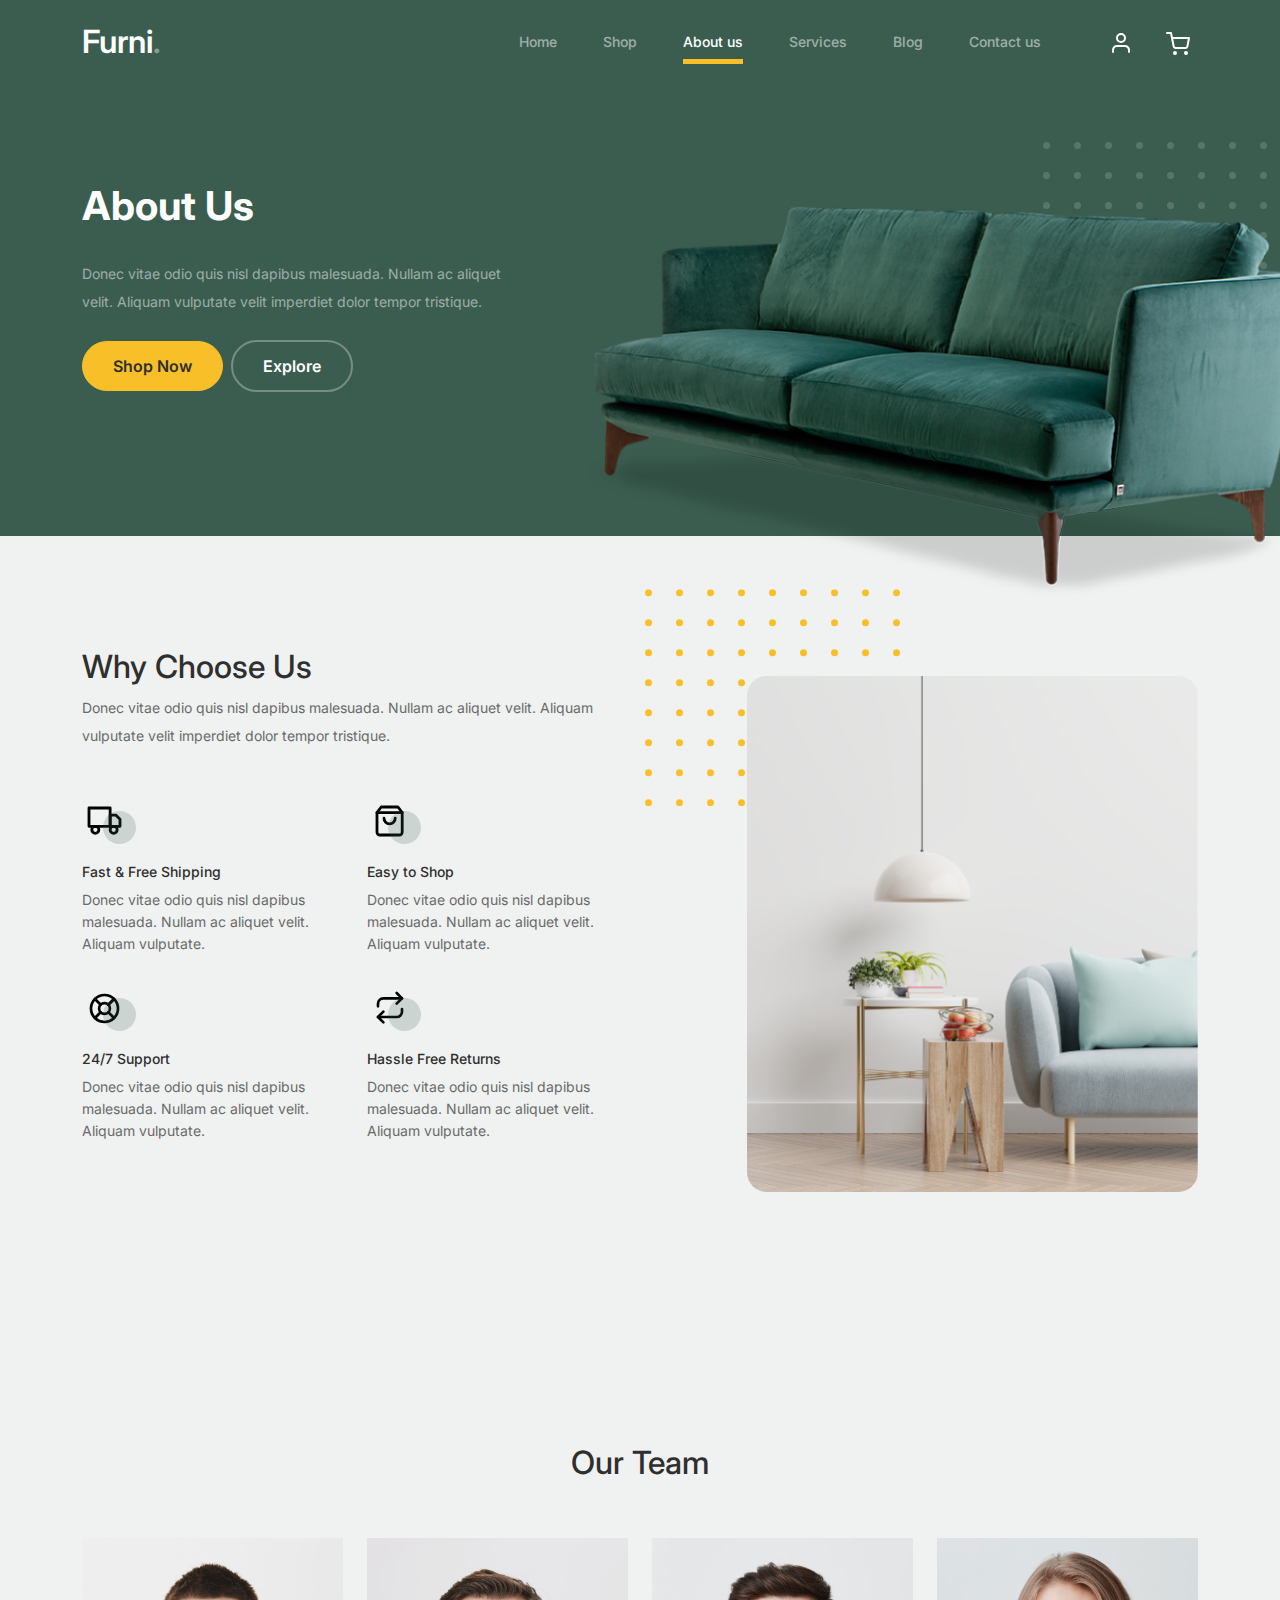
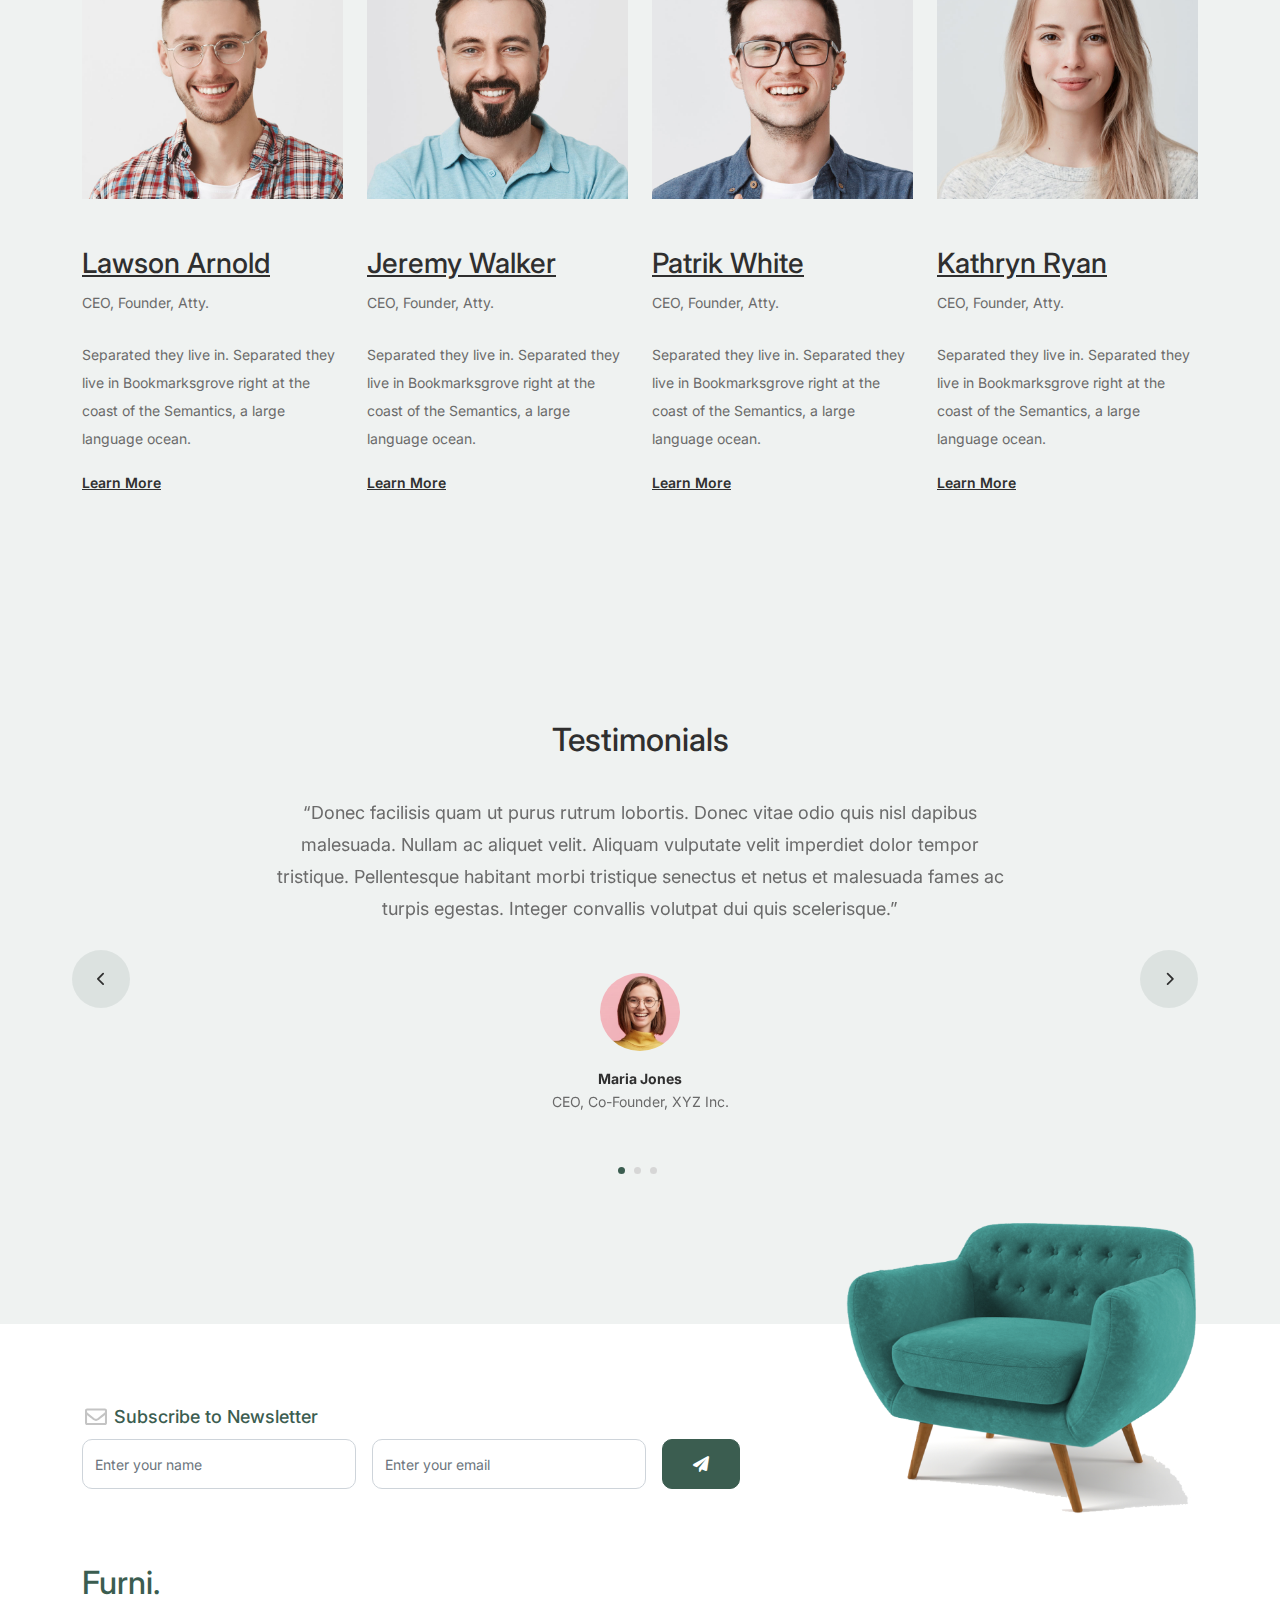
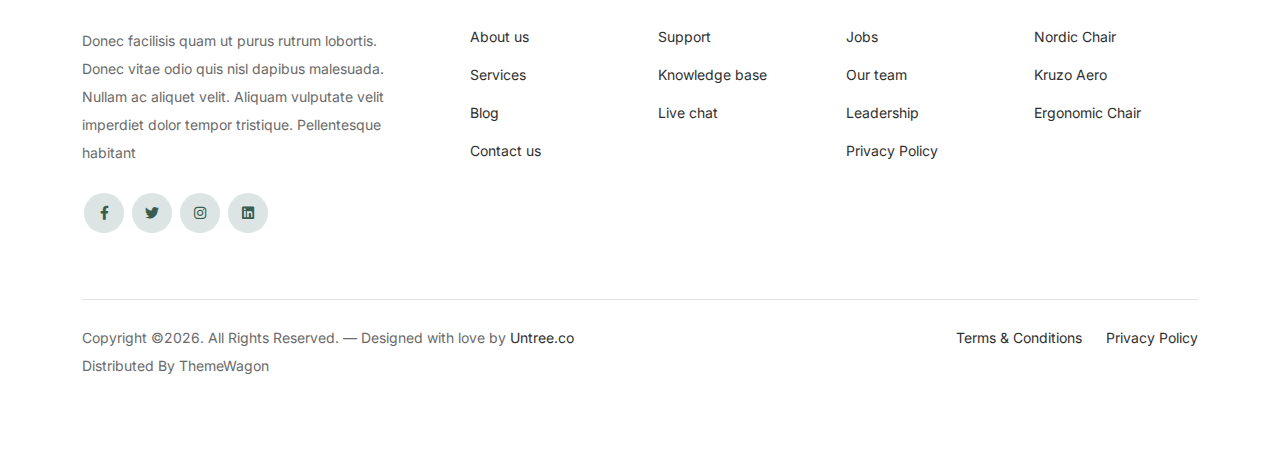
<file: supo_php/public/furni/about.html>
<!-- /*
* Bootstrap 5
* Template Name: Furni
* Template Author: Untree.co
* Template URI: https://untree.co/
* License: https://creativecommons.org/licenses/by/3.0/
*/ -->
<!doctype html>
<html lang="en">
<head>
  <meta charset="utf-8">
  <meta name="viewport" content="width=device-width, initial-scale=1, shrink-to-fit=no">
  <meta name="author" content="Untree.co">
  <link rel="shortcut icon" href="favicon.png">

  <meta name="description" content="" />
  <meta name="keywords" content="bootstrap, bootstrap4" />

		<!-- Bootstrap CSS -->
		<link href="css/bootstrap.min.css" rel="stylesheet">
		<link href="https://cdnjs.cloudflare.com/ajax/libs/font-awesome/6.0.0-beta3/css/all.min.css" rel="stylesheet">
		<link href="css/tiny-slider.css" rel="stylesheet">
		<link href="css/style.css" rel="stylesheet">
		<title>Furni Free Bootstrap 5 Template for Furniture and Interior Design Websites by Untree.co </title>
	</head>

	<body>

		<!-- Start Header/Navigation -->
		<nav class="custom-navbar navbar navbar navbar-expand-md navbar-dark bg-dark" arial-label="Furni navigation bar">

			<div class="container">
				<a class="navbar-brand" href="index.html">Furni<span>.</span></a>

				<button class="navbar-toggler" type="button" data-bs-toggle="collapse" data-bs-target="#navbarsFurni" aria-controls="navbarsFurni" aria-expanded="false" aria-label="Toggle navigation">
					<span class="navbar-toggler-icon"></span>
				</button>

				<div class="collapse navbar-collapse" id="navbarsFurni">
					<ul class="custom-navbar-nav navbar-nav ms-auto mb-2 mb-md-0">
						<li class="nav-item ">
							<a class="nav-link" href="index.html">Home</a>
						</li>
						<li><a class="nav-link" href="shop.html">Shop</a></li>
						<li class="active"><a class="nav-link" href="about.html">About us</a></li>
						<li><a class="nav-link" href="services.html">Services</a></li>
						<li><a class="nav-link" href="blog.html">Blog</a></li>
						<li><a class="nav-link" href="contact.html">Contact us</a></li>
					</ul>

					<ul class="custom-navbar-cta navbar-nav mb-2 mb-md-0 ms-5">
						<li><a class="nav-link" href="#"><img src="images/user.svg"></a></li>
						<li><a class="nav-link" href="cart.html"><img src="images/cart.svg"></a></li>
					</ul>
				</div>
			</div>
				
		</nav>
		<!-- End Header/Navigation -->

		<!-- Start Hero Section -->
			<div class="hero">
				<div class="container">
					<div class="row justify-content-between">
						<div class="col-lg-5">
							<div class="intro-excerpt">
								<h1>About Us</h1>
								<p class="mb-4">Donec vitae odio quis nisl dapibus malesuada. Nullam ac aliquet velit. Aliquam vulputate velit imperdiet dolor tempor tristique.</p>
								<p><a href="" class="btn btn-secondary me-2">Shop Now</a><a href="#" class="btn btn-white-outline">Explore</a></p>
							</div>
						</div>
						<div class="col-lg-7">
							<div class="hero-img-wrap">
								<img src="images/couch.png" class="img-fluid">
							</div>
						</div>
					</div>
				</div>
			</div>
		<!-- End Hero Section -->

		

		<!-- Start Why Choose Us Section -->
		<div class="why-choose-section">
			<div class="container">
				<div class="row justify-content-between align-items-center">
					<div class="col-lg-6">
						<h2 class="section-title">Why Choose Us</h2>
						<p>Donec vitae odio quis nisl dapibus malesuada. Nullam ac aliquet velit. Aliquam vulputate velit imperdiet dolor tempor tristique.</p>

						<div class="row my-5">
							<div class="col-6 col-md-6">
								<div class="feature">
									<div class="icon">
										<img src="images/truck.svg" alt="Image" class="imf-fluid">
									</div>
									<h3>Fast &amp; Free Shipping</h3>
									<p>Donec vitae odio quis nisl dapibus malesuada. Nullam ac aliquet velit. Aliquam vulputate.</p>
								</div>
							</div>

							<div class="col-6 col-md-6">
								<div class="feature">
									<div class="icon">
										<img src="images/bag.svg" alt="Image" class="imf-fluid">
									</div>
									<h3>Easy to Shop</h3>
									<p>Donec vitae odio quis nisl dapibus malesuada. Nullam ac aliquet velit. Aliquam vulputate.</p>
								</div>
							</div>

							<div class="col-6 col-md-6">
								<div class="feature">
									<div class="icon">
										<img src="images/support.svg" alt="Image" class="imf-fluid">
									</div>
									<h3>24/7 Support</h3>
									<p>Donec vitae odio quis nisl dapibus malesuada. Nullam ac aliquet velit. Aliquam vulputate.</p>
								</div>
							</div>

							<div class="col-6 col-md-6">
								<div class="feature">
									<div class="icon">
										<img src="images/return.svg" alt="Image" class="imf-fluid">
									</div>
									<h3>Hassle Free Returns</h3>
									<p>Donec vitae odio quis nisl dapibus malesuada. Nullam ac aliquet velit. Aliquam vulputate.</p>
								</div>
							</div>

						</div>
					</div>

					<div class="col-lg-5">
						<div class="img-wrap">
							<img src="images/why-choose-us-img.jpg" alt="Image" class="img-fluid">
						</div>
					</div>

				</div>
			</div>
		</div>
		<!-- End Why Choose Us Section -->

		<!-- Start Team Section -->
		<div class="untree_co-section">
			<div class="container">

				<div class="row mb-5">
					<div class="col-lg-5 mx-auto text-center">
						<h2 class="section-title">Our Team</h2>
					</div>
				</div>

				<div class="row">

					<!-- Start Column 1 -->
					<div class="col-12 col-md-6 col-lg-3 mb-5 mb-md-0">
						<img src="images/person_1.jpg" class="img-fluid mb-5">
						<h3 clas><a href="#"><span class="">Lawson</span> Arnold</a></h3>
            <span class="d-block position mb-4">CEO, Founder, Atty.</span>
            <p>Separated they live in.
            Separated they live in Bookmarksgrove right at the coast of the Semantics, a large language ocean.</p>
            <p class="mb-0"><a href="#" class="more dark">Learn More <span class="icon-arrow_forward"></span></a></p>
					</div> 
					<!-- End Column 1 -->

					<!-- Start Column 2 -->
					<div class="col-12 col-md-6 col-lg-3 mb-5 mb-md-0">
						<img src="images/person_2.jpg" class="img-fluid mb-5">

						<h3 clas><a href="#"><span class="">Jeremy</span> Walker</a></h3>
            <span class="d-block position mb-4">CEO, Founder, Atty.</span>
            <p>Separated they live in.
            Separated they live in Bookmarksgrove right at the coast of the Semantics, a large language ocean.</p>
            <p class="mb-0"><a href="#" class="more dark">Learn More <span class="icon-arrow_forward"></span></a></p>

					</div> 
					<!-- End Column 2 -->

					<!-- Start Column 3 -->
					<div class="col-12 col-md-6 col-lg-3 mb-5 mb-md-0">
						<img src="images/person_3.jpg" class="img-fluid mb-5">
						<h3 clas><a href="#"><span class="">Patrik</span> White</a></h3>
            <span class="d-block position mb-4">CEO, Founder, Atty.</span>
            <p>Separated they live in.
            Separated they live in Bookmarksgrove right at the coast of the Semantics, a large language ocean.</p>
            <p class="mb-0"><a href="#" class="more dark">Learn More <span class="icon-arrow_forward"></span></a></p>
					</div> 
					<!-- End Column 3 -->

					<!-- Start Column 4 -->
					<div class="col-12 col-md-6 col-lg-3 mb-5 mb-md-0">
						<img src="images/person_4.jpg" class="img-fluid mb-5">

						<h3 clas><a href="#"><span class="">Kathryn</span> Ryan</a></h3>
            <span class="d-block position mb-4">CEO, Founder, Atty.</span>
            <p>Separated they live in.
            Separated they live in Bookmarksgrove right at the coast of the Semantics, a large language ocean.</p>
            <p class="mb-0"><a href="#" class="more dark">Learn More <span class="icon-arrow_forward"></span></a></p>

          
					</div> 
					<!-- End Column 4 -->

					

				</div>
			</div>
		</div>
		<!-- End Team Section -->

		

		<!-- Start Testimonial Slider -->
		<div class="testimonial-section before-footer-section">
			<div class="container">
				<div class="row">
					<div class="col-lg-7 mx-auto text-center">
						<h2 class="section-title">Testimonials</h2>
					</div>
				</div>

				<div class="row justify-content-center">
					<div class="col-lg-12">
						<div class="testimonial-slider-wrap text-center">

							<div id="testimonial-nav">
								<span class="prev" data-controls="prev"><span class="fa fa-chevron-left"></span></span>
								<span class="next" data-controls="next"><span class="fa fa-chevron-right"></span></span>
							</div>

							<div class="testimonial-slider">
								
								<div class="item">
									<div class="row justify-content-center">
										<div class="col-lg-8 mx-auto">

											<div class="testimonial-block text-center">
												<blockquote class="mb-5">
													<p>&ldquo;Donec facilisis quam ut purus rutrum lobortis. Donec vitae odio quis nisl dapibus malesuada. Nullam ac aliquet velit. Aliquam vulputate velit imperdiet dolor tempor tristique. Pellentesque habitant morbi tristique senectus et netus et malesuada fames ac turpis egestas. Integer convallis volutpat dui quis scelerisque.&rdquo;</p>
												</blockquote>

												<div class="author-info">
													<div class="author-pic">
														<img src="images/person-1.png" alt="Maria Jones" class="img-fluid">
													</div>
													<h3 class="font-weight-bold">Maria Jones</h3>
													<span class="position d-block mb-3">CEO, Co-Founder, XYZ Inc.</span>
												</div>
											</div>

										</div>
									</div>
								</div> 
								<!-- END item -->

								<div class="item">
									<div class="row justify-content-center">
										<div class="col-lg-8 mx-auto">

											<div class="testimonial-block text-center">
												<blockquote class="mb-5">
													<p>&ldquo;Donec facilisis quam ut purus rutrum lobortis. Donec vitae odio quis nisl dapibus malesuada. Nullam ac aliquet velit. Aliquam vulputate velit imperdiet dolor tempor tristique. Pellentesque habitant morbi tristique senectus et netus et malesuada fames ac turpis egestas. Integer convallis volutpat dui quis scelerisque.&rdquo;</p>
												</blockquote>

												<div class="author-info">
													<div class="author-pic">
														<img src="images/person-1.png" alt="Maria Jones" class="img-fluid">
													</div>
													<h3 class="font-weight-bold">Maria Jones</h3>
													<span class="position d-block mb-3">CEO, Co-Founder, XYZ Inc.</span>
												</div>
											</div>

										</div>
									</div>
								</div> 
								<!-- END item -->

								<div class="item">
									<div class="row justify-content-center">
										<div class="col-lg-8 mx-auto">

											<div class="testimonial-block text-center">
												<blockquote class="mb-5">
													<p>&ldquo;Donec facilisis quam ut purus rutrum lobortis. Donec vitae odio quis nisl dapibus malesuada. Nullam ac aliquet velit. Aliquam vulputate velit imperdiet dolor tempor tristique. Pellentesque habitant morbi tristique senectus et netus et malesuada fames ac turpis egestas. Integer convallis volutpat dui quis scelerisque.&rdquo;</p>
												</blockquote>

												<div class="author-info">
													<div class="author-pic">
														<img src="images/person-1.png" alt="Maria Jones" class="img-fluid">
													</div>
													<h3 class="font-weight-bold">Maria Jones</h3>
													<span class="position d-block mb-3">CEO, Co-Founder, XYZ Inc.</span>
												</div>
											</div>

										</div>
									</div>
								</div> 
								<!-- END item -->

							</div>

						</div>
					</div>
				</div>
			</div>
		</div>
		<!-- End Testimonial Slider -->

		

		<!-- Start Footer Section -->
		<footer class="footer-section">
			<div class="container relative">

				<div class="sofa-img">
					<img src="images/sofa.png" alt="Image" class="img-fluid">
				</div>

				<div class="row">
					<div class="col-lg-8">
						<div class="subscription-form">
							<h3 class="d-flex align-items-center"><span class="me-1"><img src="images/envelope-outline.svg" alt="Image" class="img-fluid"></span><span>Subscribe to Newsletter</span></h3>

							<form action="#" class="row g-3">
								<div class="col-auto">
									<input type="text" class="form-control" placeholder="Enter your name">
								</div>
								<div class="col-auto">
									<input type="email" class="form-control" placeholder="Enter your email">
								</div>
								<div class="col-auto">
									<button class="btn btn-primary">
										<span class="fa fa-paper-plane"></span>
									</button>
								</div>
							</form>

						</div>
					</div>
				</div>

				<div class="row g-5 mb-5">
					<div class="col-lg-4">
						<div class="mb-4 footer-logo-wrap"><a href="#" class="footer-logo">Furni<span>.</span></a></div>
						<p class="mb-4">Donec facilisis quam ut purus rutrum lobortis. Donec vitae odio quis nisl dapibus malesuada. Nullam ac aliquet velit. Aliquam vulputate velit imperdiet dolor tempor tristique. Pellentesque habitant</p>

						<ul class="list-unstyled custom-social">
							<li><a href="#"><span class="fa fa-brands fa-facebook-f"></span></a></li>
							<li><a href="#"><span class="fa fa-brands fa-twitter"></span></a></li>
							<li><a href="#"><span class="fa fa-brands fa-instagram"></span></a></li>
							<li><a href="#"><span class="fa fa-brands fa-linkedin"></span></a></li>
						</ul>
					</div>

					<div class="col-lg-8">
						<div class="row links-wrap">
							<div class="col-6 col-sm-6 col-md-3">
								<ul class="list-unstyled">
									<li><a href="#">About us</a></li>
									<li><a href="#">Services</a></li>
									<li><a href="#">Blog</a></li>
									<li><a href="#">Contact us</a></li>
								</ul>
							</div>

							<div class="col-6 col-sm-6 col-md-3">
								<ul class="list-unstyled">
									<li><a href="#">Support</a></li>
									<li><a href="#">Knowledge base</a></li>
									<li><a href="#">Live chat</a></li>
								</ul>
							</div>

							<div class="col-6 col-sm-6 col-md-3">
								<ul class="list-unstyled">
									<li><a href="#">Jobs</a></li>
									<li><a href="#">Our team</a></li>
									<li><a href="#">Leadership</a></li>
									<li><a href="#">Privacy Policy</a></li>
								</ul>
							</div>

							<div class="col-6 col-sm-6 col-md-3">
								<ul class="list-unstyled">
									<li><a href="#">Nordic Chair</a></li>
									<li><a href="#">Kruzo Aero</a></li>
									<li><a href="#">Ergonomic Chair</a></li>
								</ul>
							</div>
						</div>
					</div>

				</div>

				<div class="border-top copyright">
					<div class="row pt-4">
						<div class="col-lg-6">
							<p class="mb-2 text-center text-lg-start">Copyright &copy;<script>document.write(new Date().getFullYear());</script>. All Rights Reserved. &mdash; Designed with love by <a href="https://untree.co">Untree.co</a> Distributed By <a hreff="https://themewagon.com">ThemeWagon</a>  <!-- License information: https://untree.co/license/ -->
            </p>
						</div>

						<div class="col-lg-6 text-center text-lg-end">
							<ul class="list-unstyled d-inline-flex ms-auto">
								<li class="me-4"><a href="#">Terms &amp; Conditions</a></li>
								<li><a href="#">Privacy Policy</a></li>
							</ul>
						</div>

					</div>
				</div>

			</div>
		</footer>
		<!-- End Footer Section -->	


		<script src="js/bootstrap.bundle.min.js"></script>
		<script src="js/tiny-slider.js"></script>
		<script src="js/custom.js"></script>
	</body>

</html>
</file>
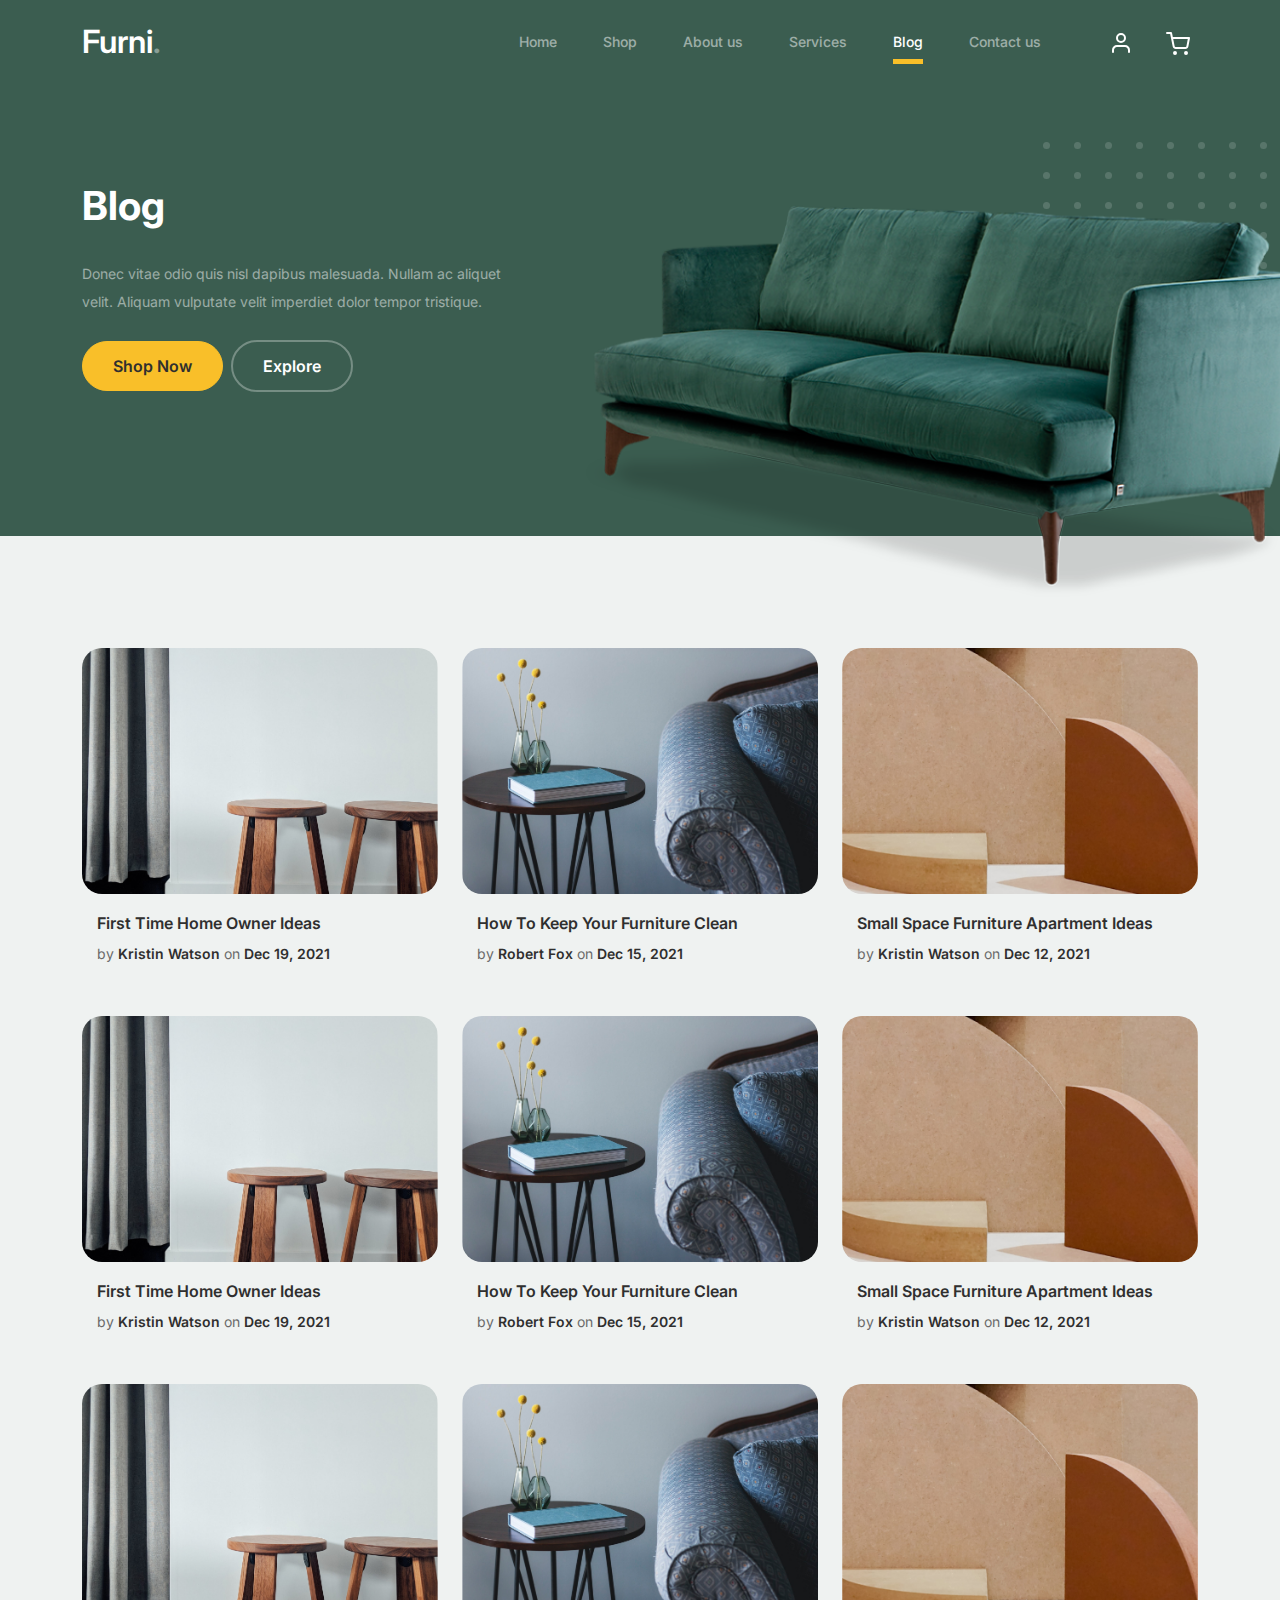
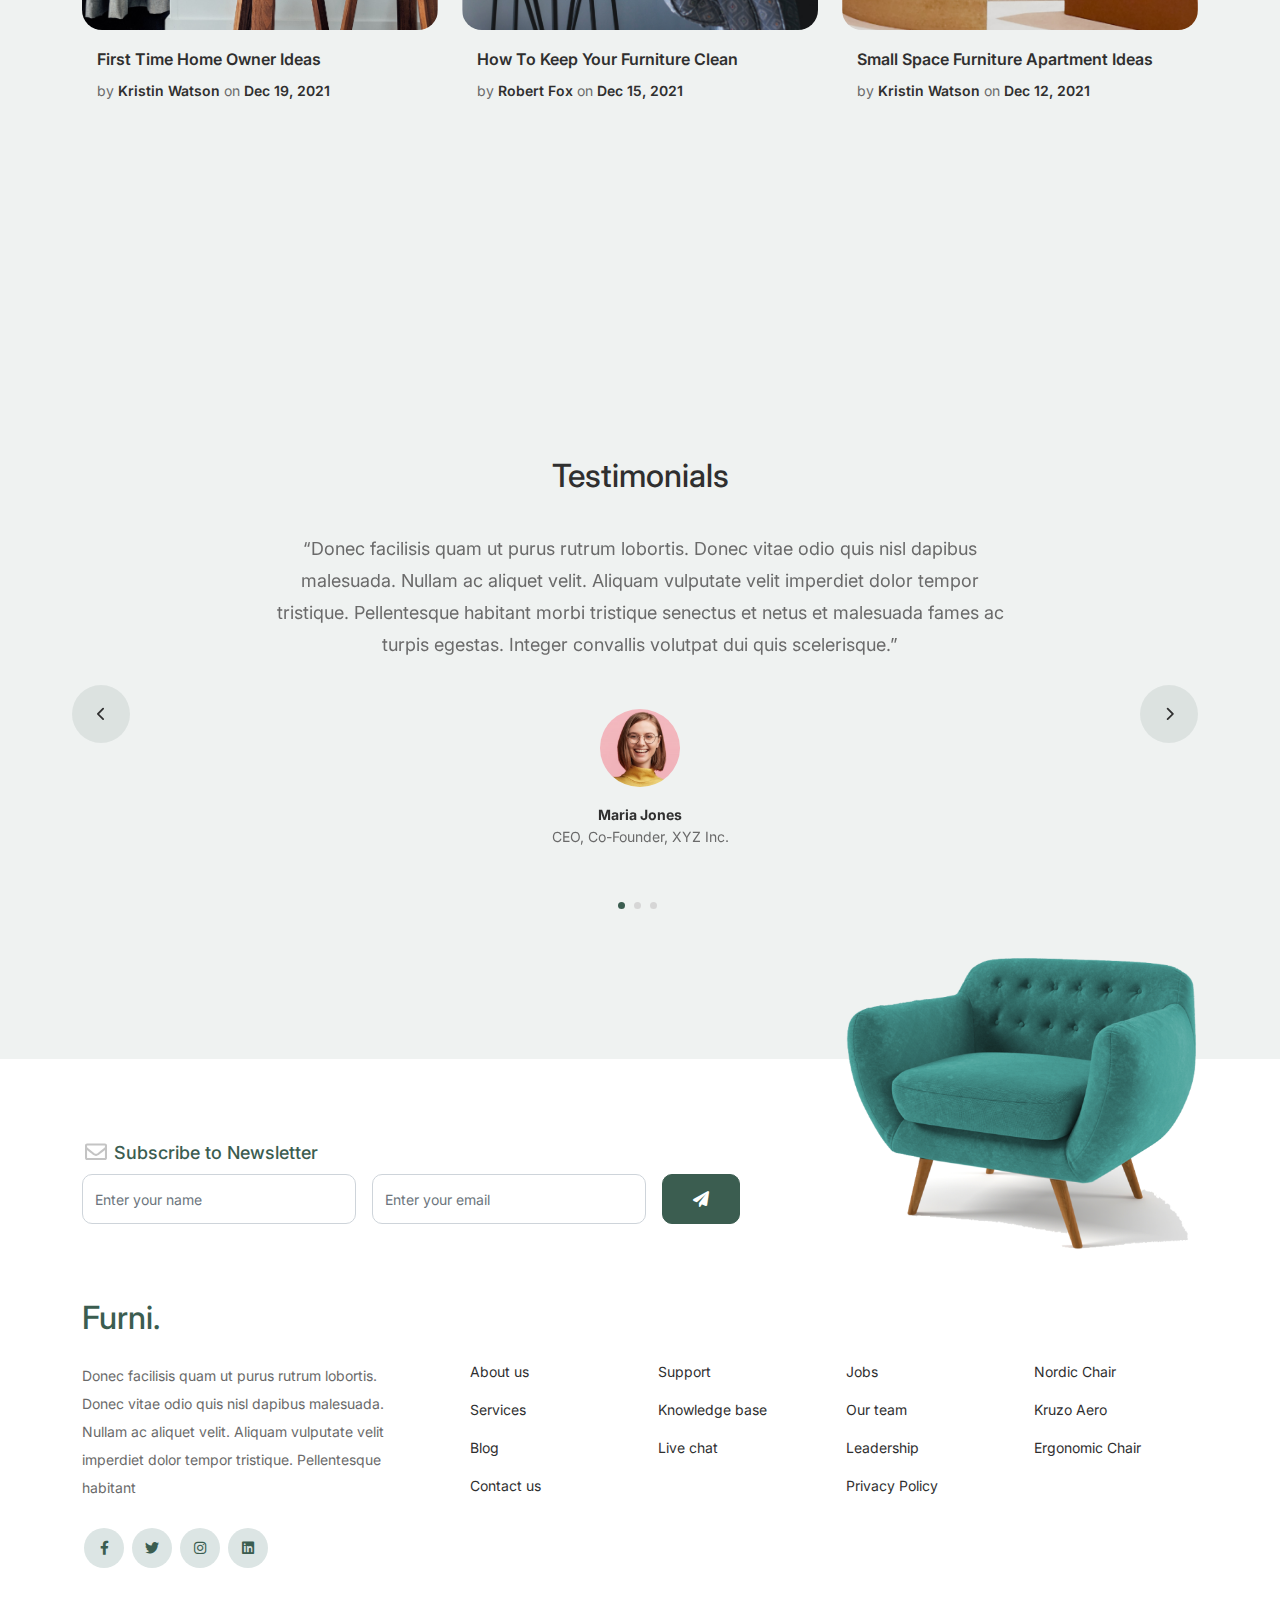
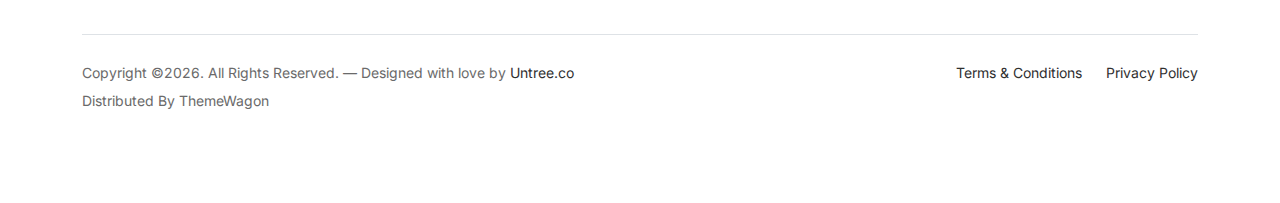
<file: supo_php/public/furni/blog.html>
<!-- /*
* Bootstrap 5
* Template Name: Furni
* Template Author: Untree.co
* Template URI: https://untree.co/
* License: https://creativecommons.org/licenses/by/3.0/
*/ -->
<!doctype html>
<html lang="en">
<head>
  <meta charset="utf-8">
  <meta name="viewport" content="width=device-width, initial-scale=1, shrink-to-fit=no">
  <meta name="author" content="Untree.co">
  <link rel="shortcut icon" href="favicon.png">

  <meta name="description" content="" />
  <meta name="keywords" content="bootstrap, bootstrap4" />

		<!-- Bootstrap CSS -->
		<link href="css/bootstrap.min.css" rel="stylesheet">
		<link href="https://cdnjs.cloudflare.com/ajax/libs/font-awesome/6.0.0-beta3/css/all.min.css" rel="stylesheet">
		<link href="css/tiny-slider.css" rel="stylesheet">
		<link href="css/style.css" rel="stylesheet">
		<title>Furni Free Bootstrap 5 Template for Furniture and Interior Design Websites by Untree.co </title>
	</head>

	<body>

		<!-- Start Header/Navigation -->
		<nav class="custom-navbar navbar navbar navbar-expand-md navbar-dark bg-dark" arial-label="Furni navigation bar">

			<div class="container">
				<a class="navbar-brand" href="index.html">Furni<span>.</span></a>

				<button class="navbar-toggler" type="button" data-bs-toggle="collapse" data-bs-target="#navbarsFurni" aria-controls="navbarsFurni" aria-expanded="false" aria-label="Toggle navigation">
					<span class="navbar-toggler-icon"></span>
				</button>

				<div class="collapse navbar-collapse" id="navbarsFurni">
					<ul class="custom-navbar-nav navbar-nav ms-auto mb-2 mb-md-0">
						<li class="nav-item">
							<a class="nav-link" href="index.html">Home</a>
						</li>
						<li><a class="nav-link" href="shop.html">Shop</a></li>
						<li><a class="nav-link" href="about.html">About us</a></li>
						<li><a class="nav-link" href="services.html">Services</a></li>
						<li class="active"><a class="nav-link" href="blog.html">Blog</a></li>
						<li><a class="nav-link" href="contact.html">Contact us</a></li>
					</ul>

					<ul class="custom-navbar-cta navbar-nav mb-2 mb-md-0 ms-5">
						<li><a class="nav-link" href="#"><img src="images/user.svg"></a></li>
						<li><a class="nav-link" href="cart.html"><img src="images/cart.svg"></a></li>
					</ul>
				</div>
			</div>
				
		</nav>
		<!-- End Header/Navigation -->

		<!-- Start Hero Section -->
			<div class="hero">
				<div class="container">
					<div class="row justify-content-between">
						<div class="col-lg-5">
							<div class="intro-excerpt">
								<h1>Blog</h1>
								<p class="mb-4">Donec vitae odio quis nisl dapibus malesuada. Nullam ac aliquet velit. Aliquam vulputate velit imperdiet dolor tempor tristique.</p>
								<p><a href="" class="btn btn-secondary me-2">Shop Now</a><a href="#" class="btn btn-white-outline">Explore</a></p>
							</div>
						</div>
						<div class="col-lg-7">
							<div class="hero-img-wrap">
								<img src="images/couch.png" class="img-fluid">
							</div>
						</div>
					</div>
				</div>
			</div>
		<!-- End Hero Section -->

		

		<!-- Start Blog Section -->
		<div class="blog-section">
			<div class="container">
				
				<div class="row">

					<div class="col-12 col-sm-6 col-md-4 mb-5">
						<div class="post-entry">
							<a href="#" class="post-thumbnail"><img src="images/post-1.jpg" alt="Image" class="img-fluid"></a>
							<div class="post-content-entry">
								<h3><a href="#">First Time Home Owner Ideas</a></h3>
								<div class="meta">
									<span>by <a href="#">Kristin Watson</a></span> <span>on <a href="#">Dec 19, 2021</a></span>
								</div>
							</div>
						</div>
					</div>

					<div class="col-12 col-sm-6 col-md-4 mb-5">
						<div class="post-entry">
							<a href="#" class="post-thumbnail"><img src="images/post-2.jpg" alt="Image" class="img-fluid"></a>
							<div class="post-content-entry">
								<h3><a href="#">How To Keep Your Furniture Clean</a></h3>
								<div class="meta">
									<span>by <a href="#">Robert Fox</a></span> <span>on <a href="#">Dec 15, 2021</a></span>
								</div>
							</div>
						</div>
					</div>

					<div class="col-12 col-sm-6 col-md-4 mb-5">
						<div class="post-entry">
							<a href="#" class="post-thumbnail"><img src="images/post-3.jpg" alt="Image" class="img-fluid"></a>
							<div class="post-content-entry">
								<h3><a href="#">Small Space Furniture Apartment Ideas</a></h3>
								<div class="meta">
									<span>by <a href="#">Kristin Watson</a></span> <span>on <a href="#">Dec 12, 2021</a></span>
								</div>
							</div>
						</div>
					</div>

					<div class="col-12 col-sm-6 col-md-4 mb-5">
						<div class="post-entry">
							<a href="#" class="post-thumbnail"><img src="images/post-1.jpg" alt="Image" class="img-fluid"></a>
							<div class="post-content-entry">
								<h3><a href="#">First Time Home Owner Ideas</a></h3>
								<div class="meta">
									<span>by <a href="#">Kristin Watson</a></span> <span>on <a href="#">Dec 19, 2021</a></span>
								</div>
							</div>
						</div>
					</div>

					<div class="col-12 col-sm-6 col-md-4 mb-5">
						<div class="post-entry">
							<a href="#" class="post-thumbnail"><img src="images/post-2.jpg" alt="Image" class="img-fluid"></a>
							<div class="post-content-entry">
								<h3><a href="#">How To Keep Your Furniture Clean</a></h3>
								<div class="meta">
									<span>by <a href="#">Robert Fox</a></span> <span>on <a href="#">Dec 15, 2021</a></span>
								</div>
							</div>
						</div>
					</div>

					<div class="col-12 col-sm-6 col-md-4 mb-5">
						<div class="post-entry">
							<a href="#" class="post-thumbnail"><img src="images/post-3.jpg" alt="Image" class="img-fluid"></a>
							<div class="post-content-entry">
								<h3><a href="#">Small Space Furniture Apartment Ideas</a></h3>
								<div class="meta">
									<span>by <a href="#">Kristin Watson</a></span> <span>on <a href="#">Dec 12, 2021</a></span>
								</div>
							</div>
						</div>
					</div>

					<div class="col-12 col-sm-6 col-md-4 mb-5">
						<div class="post-entry">
							<a href="#" class="post-thumbnail"><img src="images/post-1.jpg" alt="Image" class="img-fluid"></a>
							<div class="post-content-entry">
								<h3><a href="#">First Time Home Owner Ideas</a></h3>
								<div class="meta">
									<span>by <a href="#">Kristin Watson</a></span> <span>on <a href="#">Dec 19, 2021</a></span>
								</div>
							</div>
						</div>
					</div>

					<div class="col-12 col-sm-6 col-md-4 mb-5">
						<div class="post-entry">
							<a href="#" class="post-thumbnail"><img src="images/post-2.jpg" alt="Image" class="img-fluid"></a>
							<div class="post-content-entry">
								<h3><a href="#">How To Keep Your Furniture Clean</a></h3>
								<div class="meta">
									<span>by <a href="#">Robert Fox</a></span> <span>on <a href="#">Dec 15, 2021</a></span>
								</div>
							</div>
						</div>
					</div>

					<div class="col-12 col-sm-6 col-md-4 mb-5">
						<div class="post-entry">
							<a href="#" class="post-thumbnail"><img src="images/post-3.jpg" alt="Image" class="img-fluid"></a>
							<div class="post-content-entry">
								<h3><a href="#">Small Space Furniture Apartment Ideas</a></h3>
								<div class="meta">
									<span>by <a href="#">Kristin Watson</a></span> <span>on <a href="#">Dec 12, 2021</a></span>
								</div>
							</div>
						</div>
					</div>

				</div>
			</div>
		</div>
		<!-- End Blog Section -->	

		

		<!-- Start Testimonial Slider -->
		<div class="testimonial-section before-footer-section">
			<div class="container">
				<div class="row">
					<div class="col-lg-7 mx-auto text-center">
						<h2 class="section-title">Testimonials</h2>
					</div>
				</div>

				<div class="row justify-content-center">
					<div class="col-lg-12">
						<div class="testimonial-slider-wrap text-center">

							<div id="testimonial-nav">
								<span class="prev" data-controls="prev"><span class="fa fa-chevron-left"></span></span>
								<span class="next" data-controls="next"><span class="fa fa-chevron-right"></span></span>
							</div>

							<div class="testimonial-slider">
								
								<div class="item">
									<div class="row justify-content-center">
										<div class="col-lg-8 mx-auto">

											<div class="testimonial-block text-center">
												<blockquote class="mb-5">
													<p>&ldquo;Donec facilisis quam ut purus rutrum lobortis. Donec vitae odio quis nisl dapibus malesuada. Nullam ac aliquet velit. Aliquam vulputate velit imperdiet dolor tempor tristique. Pellentesque habitant morbi tristique senectus et netus et malesuada fames ac turpis egestas. Integer convallis volutpat dui quis scelerisque.&rdquo;</p>
												</blockquote>

												<div class="author-info">
													<div class="author-pic">
														<img src="images/person-1.png" alt="Maria Jones" class="img-fluid">
													</div>
													<h3 class="font-weight-bold">Maria Jones</h3>
													<span class="position d-block mb-3">CEO, Co-Founder, XYZ Inc.</span>
												</div>
											</div>

										</div>
									</div>
								</div> 
								<!-- END item -->

								<div class="item">
									<div class="row justify-content-center">
										<div class="col-lg-8 mx-auto">

											<div class="testimonial-block text-center">
												<blockquote class="mb-5">
													<p>&ldquo;Donec facilisis quam ut purus rutrum lobortis. Donec vitae odio quis nisl dapibus malesuada. Nullam ac aliquet velit. Aliquam vulputate velit imperdiet dolor tempor tristique. Pellentesque habitant morbi tristique senectus et netus et malesuada fames ac turpis egestas. Integer convallis volutpat dui quis scelerisque.&rdquo;</p>
												</blockquote>

												<div class="author-info">
													<div class="author-pic">
														<img src="images/person-1.png" alt="Maria Jones" class="img-fluid">
													</div>
													<h3 class="font-weight-bold">Maria Jones</h3>
													<span class="position d-block mb-3">CEO, Co-Founder, XYZ Inc.</span>
												</div>
											</div>

										</div>
									</div>
								</div> 
								<!-- END item -->

								<div class="item">
									<div class="row justify-content-center">
										<div class="col-lg-8 mx-auto">

											<div class="testimonial-block text-center">
												<blockquote class="mb-5">
													<p>&ldquo;Donec facilisis quam ut purus rutrum lobortis. Donec vitae odio quis nisl dapibus malesuada. Nullam ac aliquet velit. Aliquam vulputate velit imperdiet dolor tempor tristique. Pellentesque habitant morbi tristique senectus et netus et malesuada fames ac turpis egestas. Integer convallis volutpat dui quis scelerisque.&rdquo;</p>
												</blockquote>

												<div class="author-info">
													<div class="author-pic">
														<img src="images/person-1.png" alt="Maria Jones" class="img-fluid">
													</div>
													<h3 class="font-weight-bold">Maria Jones</h3>
													<span class="position d-block mb-3">CEO, Co-Founder, XYZ Inc.</span>
												</div>
											</div>

										</div>
									</div>
								</div> 
								<!-- END item -->

							</div>

						</div>
					</div>
				</div>
			</div>
		</div>
		<!-- End Testimonial Slider -->

		

		<!-- Start Footer Section -->
		<footer class="footer-section">
			<div class="container relative">

				<div class="sofa-img">
					<img src="images/sofa.png" alt="Image" class="img-fluid">
				</div>

				<div class="row">
					<div class="col-lg-8">
						<div class="subscription-form">
							<h3 class="d-flex align-items-center"><span class="me-1"><img src="images/envelope-outline.svg" alt="Image" class="img-fluid"></span><span>Subscribe to Newsletter</span></h3>

							<form action="#" class="row g-3">
								<div class="col-auto">
									<input type="text" class="form-control" placeholder="Enter your name">
								</div>
								<div class="col-auto">
									<input type="email" class="form-control" placeholder="Enter your email">
								</div>
								<div class="col-auto">
									<button class="btn btn-primary">
										<span class="fa fa-paper-plane"></span>
									</button>
								</div>
							</form>

						</div>
					</div>
				</div>

				<div class="row g-5 mb-5">
					<div class="col-lg-4">
						<div class="mb-4 footer-logo-wrap"><a href="#" class="footer-logo">Furni<span>.</span></a></div>
						<p class="mb-4">Donec facilisis quam ut purus rutrum lobortis. Donec vitae odio quis nisl dapibus malesuada. Nullam ac aliquet velit. Aliquam vulputate velit imperdiet dolor tempor tristique. Pellentesque habitant</p>

						<ul class="list-unstyled custom-social">
							<li><a href="#"><span class="fa fa-brands fa-facebook-f"></span></a></li>
							<li><a href="#"><span class="fa fa-brands fa-twitter"></span></a></li>
							<li><a href="#"><span class="fa fa-brands fa-instagram"></span></a></li>
							<li><a href="#"><span class="fa fa-brands fa-linkedin"></span></a></li>
						</ul>
					</div>

					<div class="col-lg-8">
						<div class="row links-wrap">
							<div class="col-6 col-sm-6 col-md-3">
								<ul class="list-unstyled">
									<li><a href="#">About us</a></li>
									<li><a href="#">Services</a></li>
									<li><a href="#">Blog</a></li>
									<li><a href="#">Contact us</a></li>
								</ul>
							</div>

							<div class="col-6 col-sm-6 col-md-3">
								<ul class="list-unstyled">
									<li><a href="#">Support</a></li>
									<li><a href="#">Knowledge base</a></li>
									<li><a href="#">Live chat</a></li>
								</ul>
							</div>

							<div class="col-6 col-sm-6 col-md-3">
								<ul class="list-unstyled">
									<li><a href="#">Jobs</a></li>
									<li><a href="#">Our team</a></li>
									<li><a href="#">Leadership</a></li>
									<li><a href="#">Privacy Policy</a></li>
								</ul>
							</div>

							<div class="col-6 col-sm-6 col-md-3">
								<ul class="list-unstyled">
									<li><a href="#">Nordic Chair</a></li>
									<li><a href="#">Kruzo Aero</a></li>
									<li><a href="#">Ergonomic Chair</a></li>
								</ul>
							</div>
						</div>
					</div>

				</div>

				<div class="border-top copyright">
					<div class="row pt-4">
						<div class="col-lg-6">
							<p class="mb-2 text-center text-lg-start">Copyright &copy;<script>document.write(new Date().getFullYear());</script>. All Rights Reserved. &mdash; Designed with love by <a href="https://untree.co">Untree.co</a> Distributed By <a hreff="https://themewagon.com">ThemeWagon</a>  <!-- License information: https://untree.co/license/ -->
            </p>
						</div>

						<div class="col-lg-6 text-center text-lg-end">
							<ul class="list-unstyled d-inline-flex ms-auto">
								<li class="me-4"><a href="#">Terms &amp; Conditions</a></li>
								<li><a href="#">Privacy Policy</a></li>
							</ul>
						</div>

					</div>
				</div>

			</div>
		</footer>
		<!-- End Footer Section -->	


		<script src="js/bootstrap.bundle.min.js"></script>
		<script src="js/tiny-slider.js"></script>
		<script src="js/custom.js"></script>
	</body>

</html>
</file>
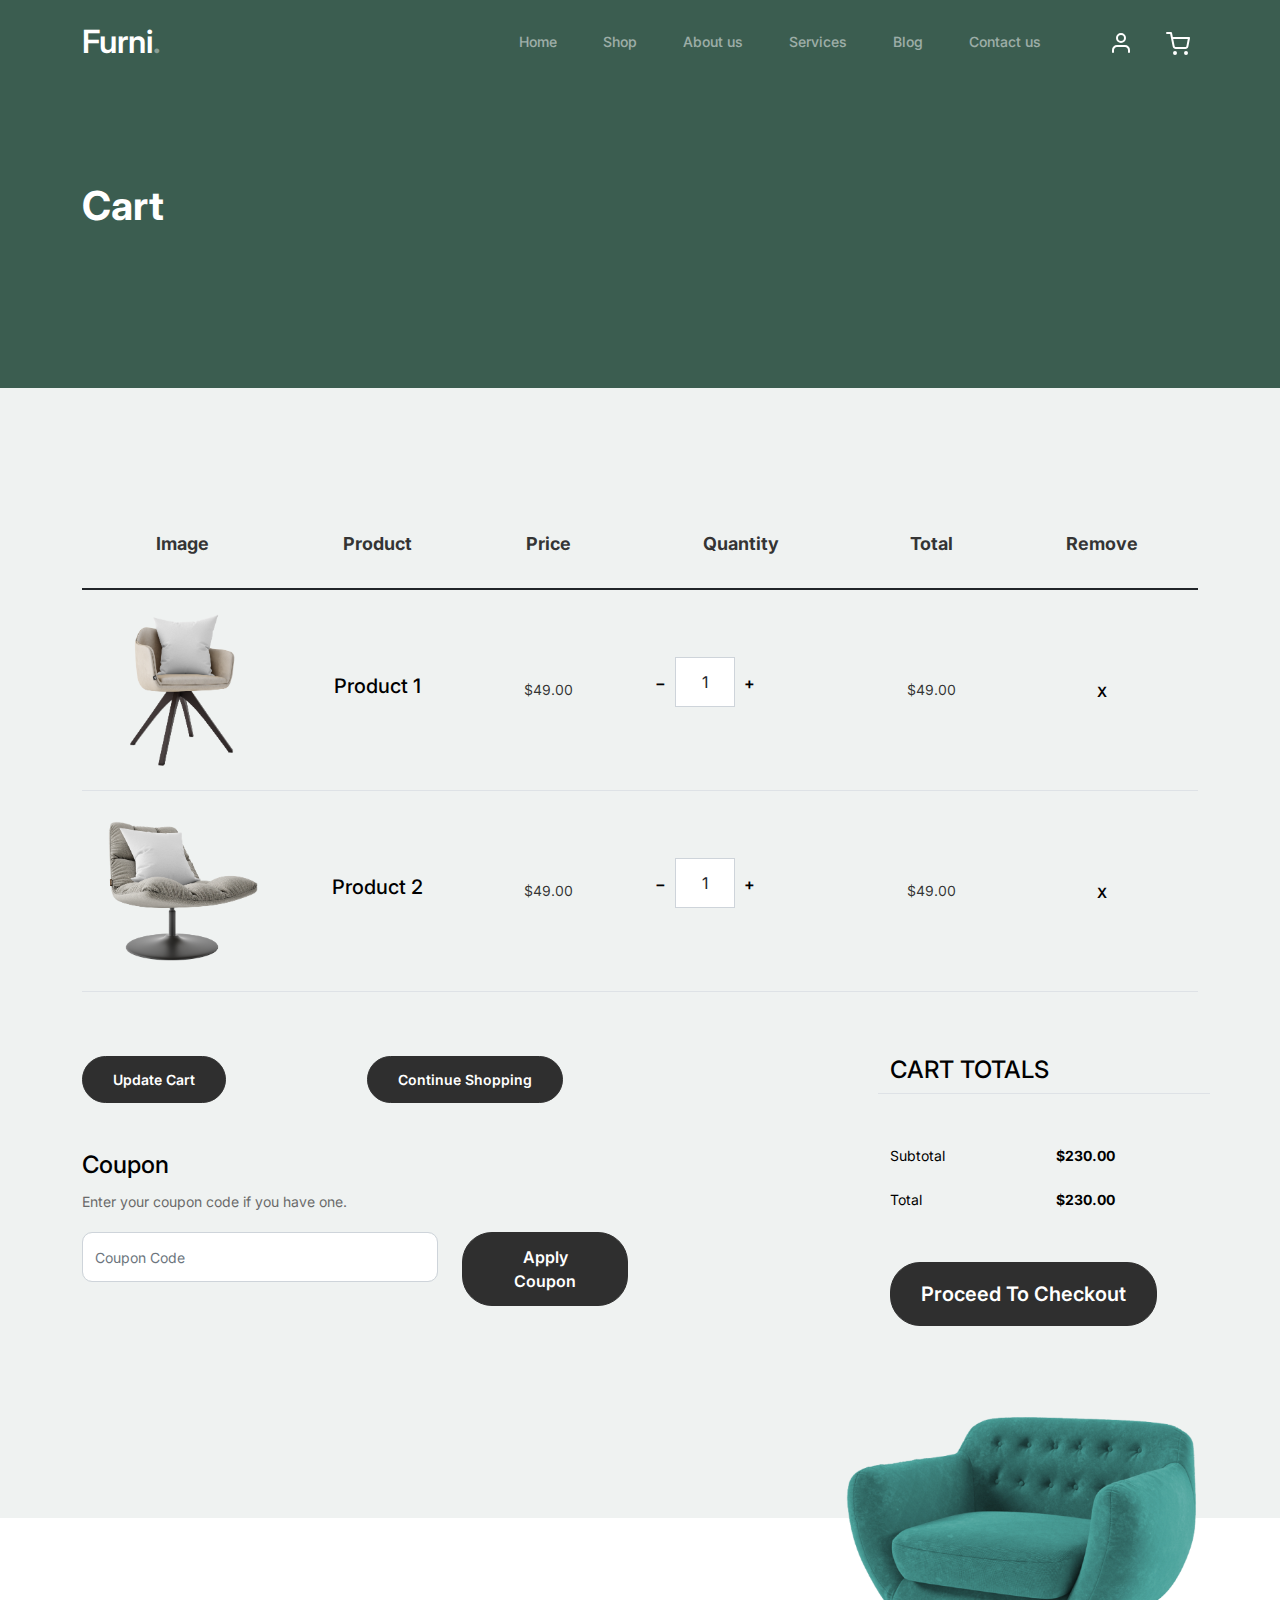
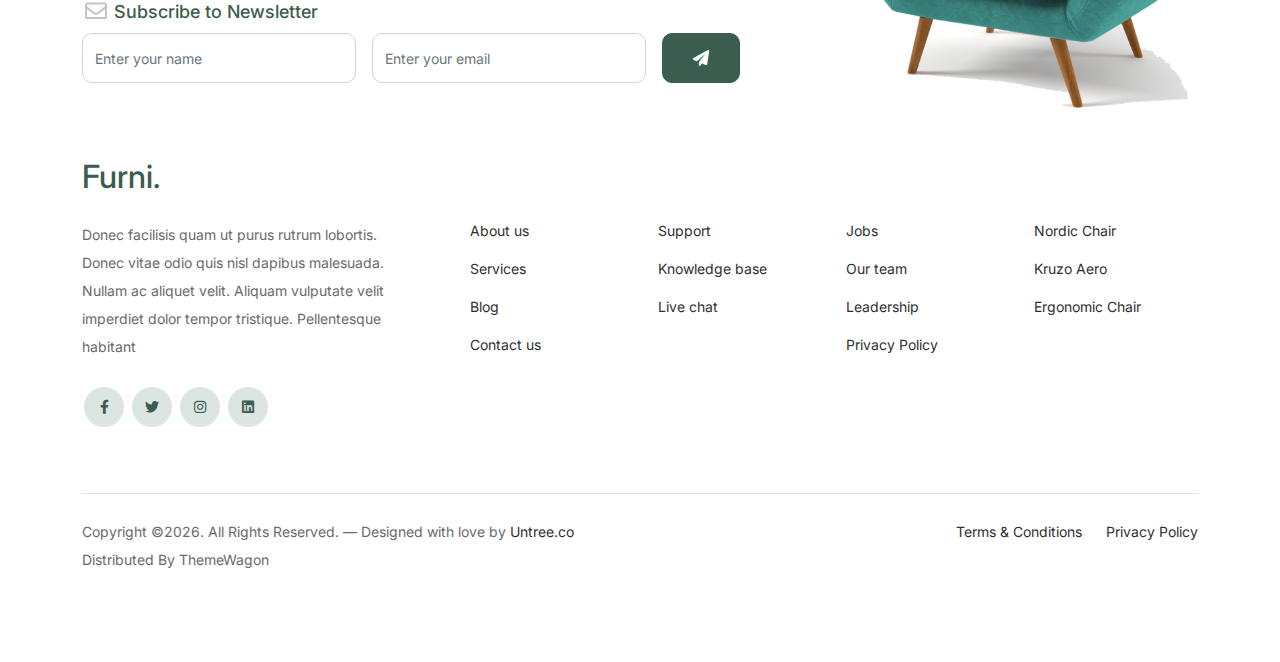
<file: supo_php/public/furni/cart.html>
<!-- /*
* Bootstrap 5
* Template Name: Furni
* Template Author: Untree.co
* Template URI: https://untree.co/
* License: https://creativecommons.org/licenses/by/3.0/
*/ -->
<!doctype html>
<html lang="en">
<head>
  <meta charset="utf-8">
  <meta name="viewport" content="width=device-width, initial-scale=1, shrink-to-fit=no">
  <meta name="author" content="Untree.co">
  <link rel="shortcut icon" href="favicon.png">

  <meta name="description" content="" />
  <meta name="keywords" content="bootstrap, bootstrap4" />

		<!-- Bootstrap CSS -->
		<link href="css/bootstrap.min.css" rel="stylesheet">
		<link href="https://cdnjs.cloudflare.com/ajax/libs/font-awesome/6.0.0-beta3/css/all.min.css" rel="stylesheet">
		<link href="css/tiny-slider.css" rel="stylesheet">
		<link href="css/style.css" rel="stylesheet">
		<title>Furni Free Bootstrap 5 Template for Furniture and Interior Design Websites by Untree.co </title>
	</head>

	<body>

		<!-- Start Header/Navigation -->
		<nav class="custom-navbar navbar navbar navbar-expand-md navbar-dark bg-dark" arial-label="Furni navigation bar">

			<div class="container">
				<a class="navbar-brand" href="index.html">Furni<span>.</span></a>

				<button class="navbar-toggler" type="button" data-bs-toggle="collapse" data-bs-target="#navbarsFurni" aria-controls="navbarsFurni" aria-expanded="false" aria-label="Toggle navigation">
					<span class="navbar-toggler-icon"></span>
				</button>

				<div class="collapse navbar-collapse" id="navbarsFurni">
					<ul class="custom-navbar-nav navbar-nav ms-auto mb-2 mb-md-0">
						<li class="nav-item ">
							<a class="nav-link" href="index.html">Home</a>
						</li>
						<li><a class="nav-link" href="shop.html">Shop</a></li>
						<li><a class="nav-link" href="about.html">About us</a></li>
						<li><a class="nav-link" href="services.html">Services</a></li>
						<li><a class="nav-link" href="blog.html">Blog</a></li>
						<li><a class="nav-link" href="contact.html">Contact us</a></li>
					</ul>

					<ul class="custom-navbar-cta navbar-nav mb-2 mb-md-0 ms-5">
						<li><a class="nav-link" href="#"><img src="images/user.svg"></a></li>
						<li><a class="nav-link" href="cart.html"><img src="images/cart.svg"></a></li>
					</ul>
				</div>
			</div>
				
		</nav>
		<!-- End Header/Navigation -->

		<!-- Start Hero Section -->
			<div class="hero">
				<div class="container">
					<div class="row justify-content-between">
						<div class="col-lg-5">
							<div class="intro-excerpt">
								<h1>Cart</h1>
							</div>
						</div>
						<div class="col-lg-7">
							
						</div>
					</div>
				</div>
			</div>
		<!-- End Hero Section -->

		

		<div class="untree_co-section before-footer-section">
            <div class="container">
              <div class="row mb-5">
                <form class="col-md-12" method="post">
                  <div class="site-blocks-table">
                    <table class="table">
                      <thead>
                        <tr>
                          <th class="product-thumbnail">Image</th>
                          <th class="product-name">Product</th>
                          <th class="product-price">Price</th>
                          <th class="product-quantity">Quantity</th>
                          <th class="product-total">Total</th>
                          <th class="product-remove">Remove</th>
                        </tr>
                      </thead>
                      <tbody>
                        <tr>
                          <td class="product-thumbnail">
                            <img src="images/product-1.png" alt="Image" class="img-fluid">
                          </td>
                          <td class="product-name">
                            <h2 class="h5 text-black">Product 1</h2>
                          </td>
                          <td>$49.00</td>
                          <td>
                            <div class="input-group mb-3 d-flex align-items-center quantity-container" style="max-width: 120px;">
                              <div class="input-group-prepend">
                                <button class="btn btn-outline-black decrease" type="button">&minus;</button>
                              </div>
                              <input type="text" class="form-control text-center quantity-amount" value="1" placeholder="" aria-label="Example text with button addon" aria-describedby="button-addon1">
                              <div class="input-group-append">
                                <button class="btn btn-outline-black increase" type="button">&plus;</button>
                              </div>
                            </div>
        
                          </td>
                          <td>$49.00</td>
                          <td><a href="#" class="btn btn-black btn-sm">X</a></td>
                        </tr>
        
                        <tr>
                          <td class="product-thumbnail">
                            <img src="images/product-2.png" alt="Image" class="img-fluid">
                          </td>
                          <td class="product-name">
                            <h2 class="h5 text-black">Product 2</h2>
                          </td>
                          <td>$49.00</td>
                          <td>
                            <div class="input-group mb-3 d-flex align-items-center quantity-container" style="max-width: 120px;">
                              <div class="input-group-prepend">
                                <button class="btn btn-outline-black decrease" type="button">&minus;</button>
                              </div>
                              <input type="text" class="form-control text-center quantity-amount" value="1" placeholder="" aria-label="Example text with button addon" aria-describedby="button-addon1">
                              <div class="input-group-append">
                                <button class="btn btn-outline-black increase" type="button">&plus;</button>
                              </div>
                            </div>
        
                          </td>
                          <td>$49.00</td>
                          <td><a href="#" class="btn btn-black btn-sm">X</a></td>
                        </tr>
                      </tbody>
                    </table>
                  </div>
                </form>
              </div>
        
              <div class="row">
                <div class="col-md-6">
                  <div class="row mb-5">
                    <div class="col-md-6 mb-3 mb-md-0">
                      <button class="btn btn-black btn-sm btn-block">Update Cart</button>
                    </div>
                    <div class="col-md-6">
                      <button class="btn btn-outline-black btn-sm btn-block">Continue Shopping</button>
                    </div>
                  </div>
                  <div class="row">
                    <div class="col-md-12">
                      <label class="text-black h4" for="coupon">Coupon</label>
                      <p>Enter your coupon code if you have one.</p>
                    </div>
                    <div class="col-md-8 mb-3 mb-md-0">
                      <input type="text" class="form-control py-3" id="coupon" placeholder="Coupon Code">
                    </div>
                    <div class="col-md-4">
                      <button class="btn btn-black">Apply Coupon</button>
                    </div>
                  </div>
                </div>
                <div class="col-md-6 pl-5">
                  <div class="row justify-content-end">
                    <div class="col-md-7">
                      <div class="row">
                        <div class="col-md-12 text-right border-bottom mb-5">
                          <h3 class="text-black h4 text-uppercase">Cart Totals</h3>
                        </div>
                      </div>
                      <div class="row mb-3">
                        <div class="col-md-6">
                          <span class="text-black">Subtotal</span>
                        </div>
                        <div class="col-md-6 text-right">
                          <strong class="text-black">$230.00</strong>
                        </div>
                      </div>
                      <div class="row mb-5">
                        <div class="col-md-6">
                          <span class="text-black">Total</span>
                        </div>
                        <div class="col-md-6 text-right">
                          <strong class="text-black">$230.00</strong>
                        </div>
                      </div>
        
                      <div class="row">
                        <div class="col-md-12">
                          <button class="btn btn-black btn-lg py-3 btn-block" onclick="window.location='checkout.html'">Proceed To Checkout</button>
                        </div>
                      </div>
                    </div>
                  </div>
                </div>
              </div>
            </div>
          </div>
		

		<!-- Start Footer Section -->
		<footer class="footer-section">
			<div class="container relative">

				<div class="sofa-img">
					<img src="images/sofa.png" alt="Image" class="img-fluid">
				</div>

				<div class="row">
					<div class="col-lg-8">
						<div class="subscription-form">
							<h3 class="d-flex align-items-center"><span class="me-1"><img src="images/envelope-outline.svg" alt="Image" class="img-fluid"></span><span>Subscribe to Newsletter</span></h3>

							<form action="#" class="row g-3">
								<div class="col-auto">
									<input type="text" class="form-control" placeholder="Enter your name">
								</div>
								<div class="col-auto">
									<input type="email" class="form-control" placeholder="Enter your email">
								</div>
								<div class="col-auto">
									<button class="btn btn-primary">
										<span class="fa fa-paper-plane"></span>
									</button>
								</div>
							</form>

						</div>
					</div>
				</div>

				<div class="row g-5 mb-5">
					<div class="col-lg-4">
						<div class="mb-4 footer-logo-wrap"><a href="#" class="footer-logo">Furni<span>.</span></a></div>
						<p class="mb-4">Donec facilisis quam ut purus rutrum lobortis. Donec vitae odio quis nisl dapibus malesuada. Nullam ac aliquet velit. Aliquam vulputate velit imperdiet dolor tempor tristique. Pellentesque habitant</p>

						<ul class="list-unstyled custom-social">
							<li><a href="#"><span class="fa fa-brands fa-facebook-f"></span></a></li>
							<li><a href="#"><span class="fa fa-brands fa-twitter"></span></a></li>
							<li><a href="#"><span class="fa fa-brands fa-instagram"></span></a></li>
							<li><a href="#"><span class="fa fa-brands fa-linkedin"></span></a></li>
						</ul>
					</div>

					<div class="col-lg-8">
						<div class="row links-wrap">
							<div class="col-6 col-sm-6 col-md-3">
								<ul class="list-unstyled">
									<li><a href="#">About us</a></li>
									<li><a href="#">Services</a></li>
									<li><a href="#">Blog</a></li>
									<li><a href="#">Contact us</a></li>
								</ul>
							</div>

							<div class="col-6 col-sm-6 col-md-3">
								<ul class="list-unstyled">
									<li><a href="#">Support</a></li>
									<li><a href="#">Knowledge base</a></li>
									<li><a href="#">Live chat</a></li>
								</ul>
							</div>

							<div class="col-6 col-sm-6 col-md-3">
								<ul class="list-unstyled">
									<li><a href="#">Jobs</a></li>
									<li><a href="#">Our team</a></li>
									<li><a href="#">Leadership</a></li>
									<li><a href="#">Privacy Policy</a></li>
								</ul>
							</div>

							<div class="col-6 col-sm-6 col-md-3">
								<ul class="list-unstyled">
									<li><a href="#">Nordic Chair</a></li>
									<li><a href="#">Kruzo Aero</a></li>
									<li><a href="#">Ergonomic Chair</a></li>
								</ul>
							</div>
						</div>
					</div>

				</div>

				<div class="border-top copyright">
					<div class="row pt-4">
						<div class="col-lg-6">
							<p class="mb-2 text-center text-lg-start">Copyright &copy;<script>document.write(new Date().getFullYear());</script>. All Rights Reserved. &mdash; Designed with love by <a href="https://untree.co">Untree.co</a> Distributed By <a hreff="https://themewagon.com">ThemeWagon</a>  <!-- License information: https://untree.co/license/ -->
            </p>
						</div>

						<div class="col-lg-6 text-center text-lg-end">
							<ul class="list-unstyled d-inline-flex ms-auto">
								<li class="me-4"><a href="#">Terms &amp; Conditions</a></li>
								<li><a href="#">Privacy Policy</a></li>
							</ul>
						</div>

					</div>
				</div>

			</div>
		</footer>
		<!-- End Footer Section -->	


		<script src="js/bootstrap.bundle.min.js"></script>
		<script src="js/tiny-slider.js"></script>
		<script src="js/custom.js"></script>
	</body>

</html>
</file>
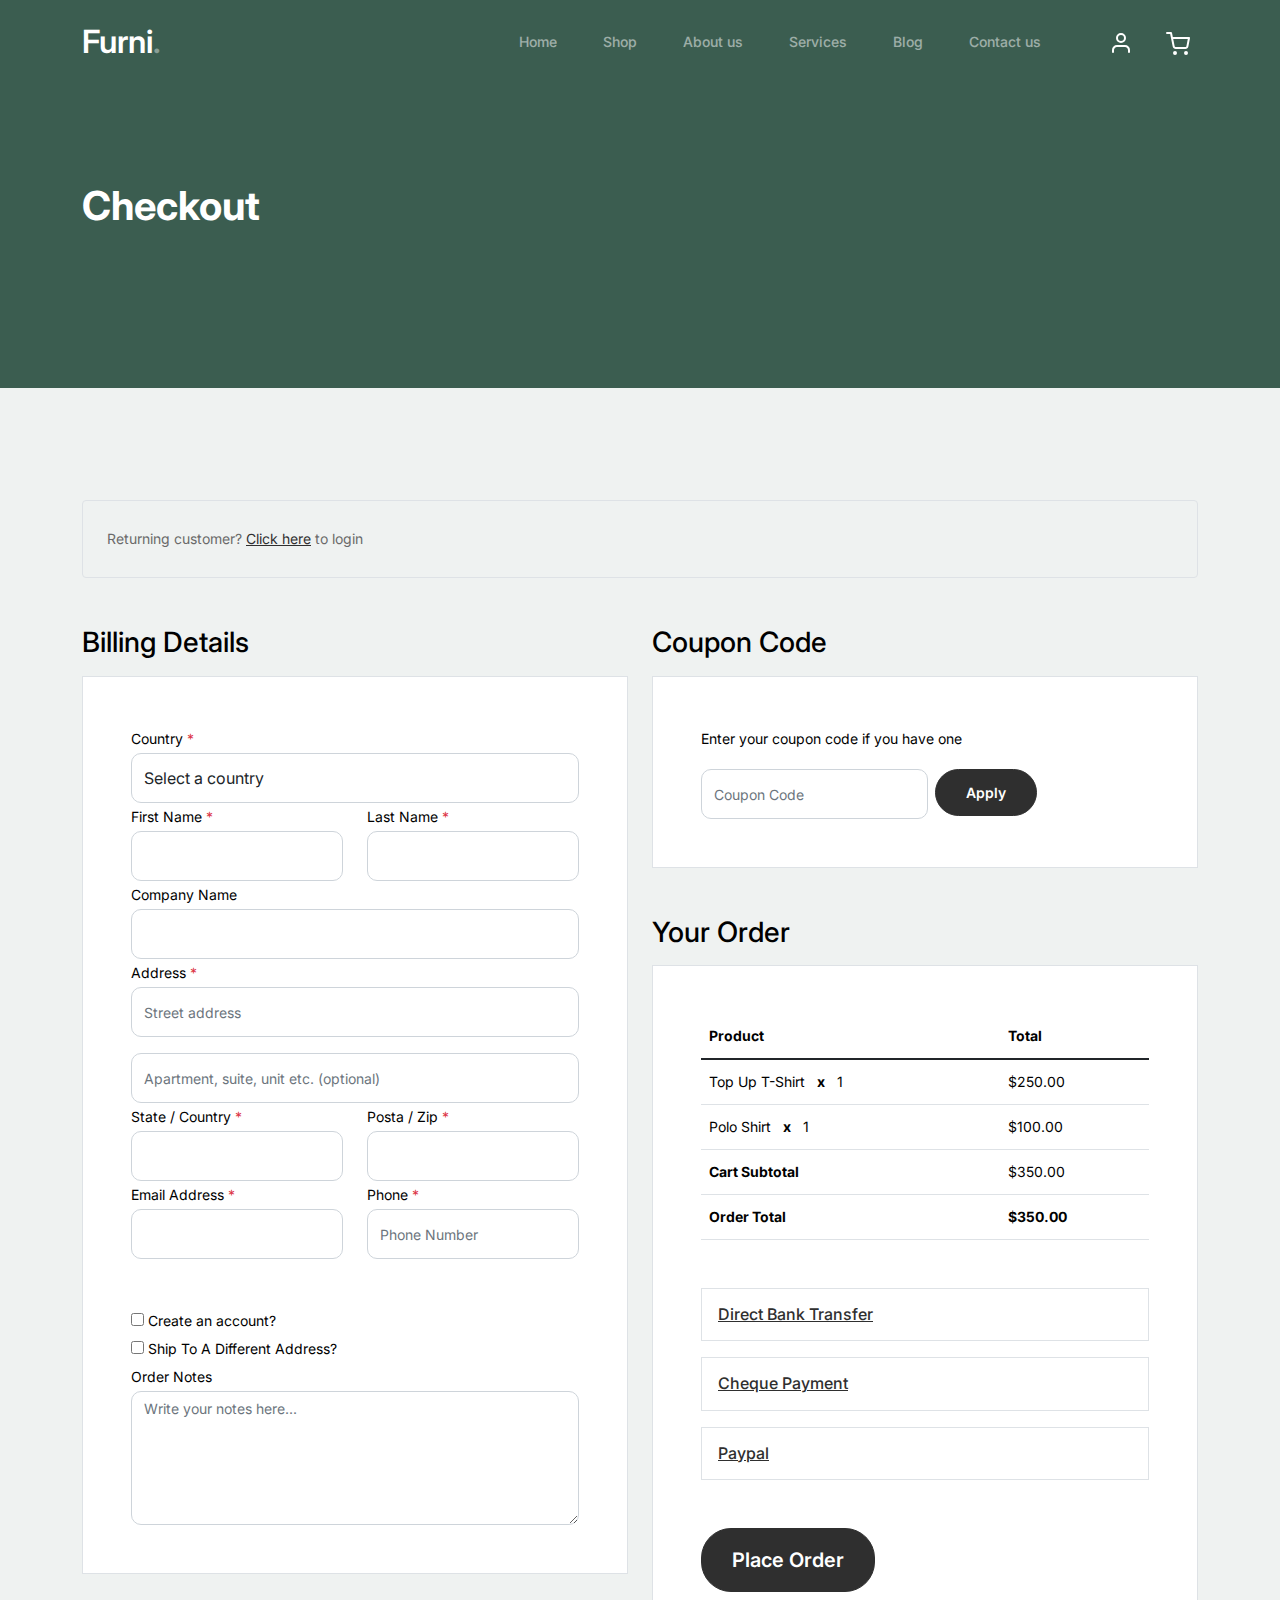
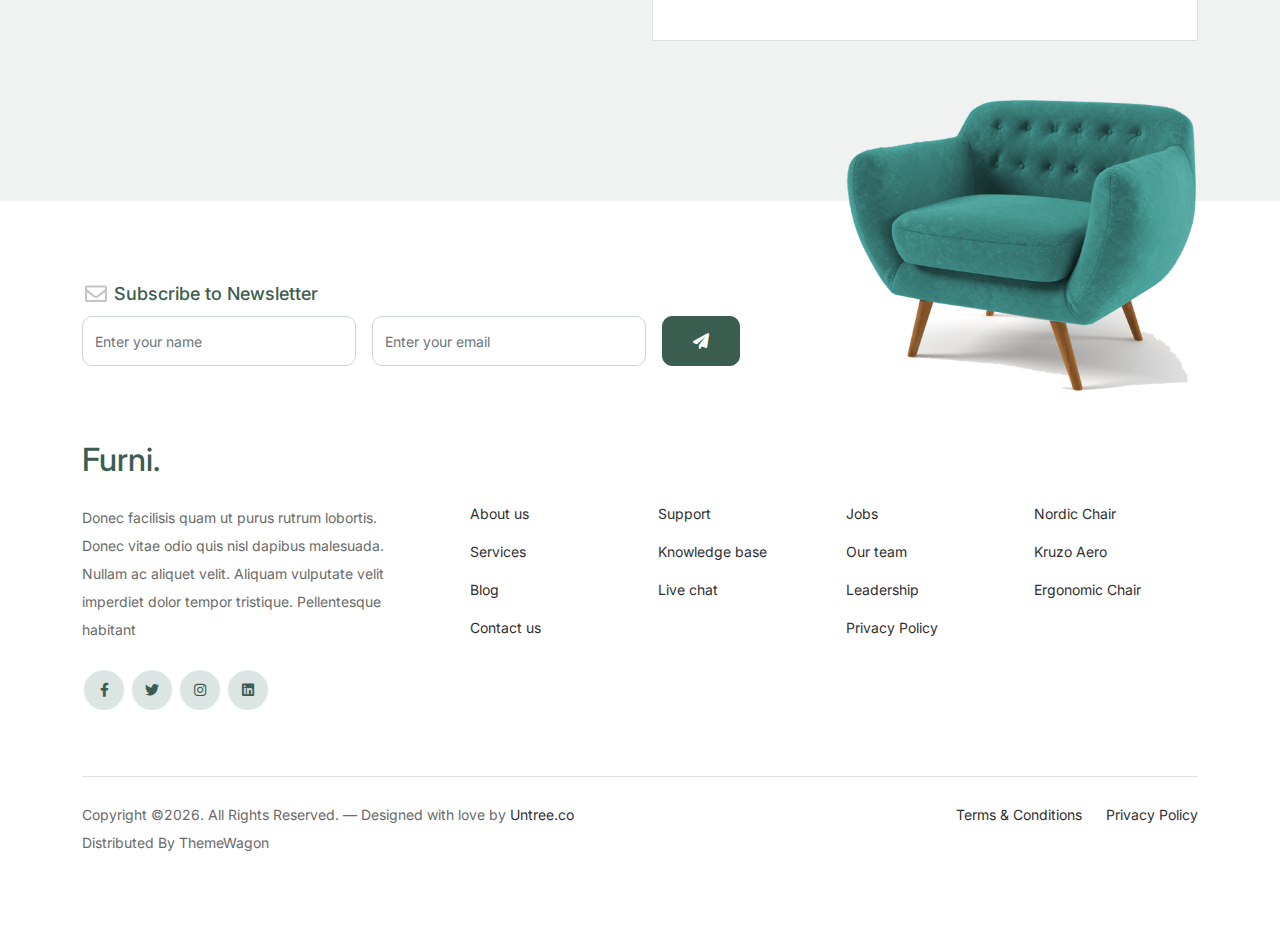
<file: supo_php/public/furni/checkout.html>
<!-- /*
* Bootstrap 5
* Template Name: Furni
* Template Author: Untree.co
* Template URI: https://untree.co/
* License: https://creativecommons.org/licenses/by/3.0/
*/ -->
<!doctype html>
<html lang="en">
<head>
  <meta charset="utf-8">
  <meta name="viewport" content="width=device-width, initial-scale=1, shrink-to-fit=no">
  <meta name="author" content="Untree.co">
  <link rel="shortcut icon" href="favicon.png">

  <meta name="description" content="" />
  <meta name="keywords" content="bootstrap, bootstrap4" />

		<!-- Bootstrap CSS -->
		<link href="css/bootstrap.min.css" rel="stylesheet">
		<link href="https://cdnjs.cloudflare.com/ajax/libs/font-awesome/6.0.0-beta3/css/all.min.css" rel="stylesheet">
		<link href="css/tiny-slider.css" rel="stylesheet">
		<link href="css/style.css" rel="stylesheet">
		<title>Furni Free Bootstrap 5 Template for Furniture and Interior Design Websites by Untree.co </title>
	</head>

	<body>

		<!-- Start Header/Navigation -->
		<nav class="custom-navbar navbar navbar navbar-expand-md navbar-dark bg-dark" arial-label="Furni navigation bar">

			<div class="container">
				<a class="navbar-brand" href="index.html">Furni<span>.</span></a>

				<button class="navbar-toggler" type="button" data-bs-toggle="collapse" data-bs-target="#navbarsFurni" aria-controls="navbarsFurni" aria-expanded="false" aria-label="Toggle navigation">
					<span class="navbar-toggler-icon"></span>
				</button>

				<div class="collapse navbar-collapse" id="navbarsFurni">
					<ul class="custom-navbar-nav navbar-nav ms-auto mb-2 mb-md-0">
						<li class="nav-item ">
							<a class="nav-link" href="index.html">Home</a>
						</li>
						<li><a class="nav-link" href="shop.html">Shop</a></li>
						<li><a class="nav-link" href="about.html">About us</a></li>
						<li><a class="nav-link" href="services.html">Services</a></li>
						<li><a class="nav-link" href="blog.html">Blog</a></li>
						<li><a class="nav-link" href="contact.html">Contact us</a></li>
					</ul>

					<ul class="custom-navbar-cta navbar-nav mb-2 mb-md-0 ms-5">
						<li><a class="nav-link" href="#"><img src="images/user.svg"></a></li>
						<li><a class="nav-link" href="cart.html"><img src="images/cart.svg"></a></li>
					</ul>
				</div>
			</div>
				
		</nav>
		<!-- End Header/Navigation -->

		<!-- Start Hero Section -->
			<div class="hero">
				<div class="container">
					<div class="row justify-content-between">
						<div class="col-lg-5">
							<div class="intro-excerpt">
								<h1>Checkout</h1>
							</div>
						</div>
						<div class="col-lg-7">
							
						</div>
					</div>
				</div>
			</div>
		<!-- End Hero Section -->

		<div class="untree_co-section">
		    <div class="container">
		      <div class="row mb-5">
		        <div class="col-md-12">
		          <div class="border p-4 rounded" role="alert">
		            Returning customer? <a href="#">Click here</a> to login
		          </div>
		        </div>
		      </div>
		      <div class="row">
		        <div class="col-md-6 mb-5 mb-md-0">
		          <h2 class="h3 mb-3 text-black">Billing Details</h2>
		          <div class="p-3 p-lg-5 border bg-white">
		            <div class="form-group">
		              <label for="c_country" class="text-black">Country <span class="text-danger">*</span></label>
		              <select id="c_country" class="form-control">
		                <option value="1">Select a country</option>    
		                <option value="2">bangladesh</option>    
		                <option value="3">Algeria</option>    
		                <option value="4">Afghanistan</option>    
		                <option value="5">Ghana</option>    
		                <option value="6">Albania</option>    
		                <option value="7">Bahrain</option>    
		                <option value="8">Colombia</option>    
		                <option value="9">Dominican Republic</option>    
		              </select>
		            </div>
		            <div class="form-group row">
		              <div class="col-md-6">
		                <label for="c_fname" class="text-black">First Name <span class="text-danger">*</span></label>
		                <input type="text" class="form-control" id="c_fname" name="c_fname">
		              </div>
		              <div class="col-md-6">
		                <label for="c_lname" class="text-black">Last Name <span class="text-danger">*</span></label>
		                <input type="text" class="form-control" id="c_lname" name="c_lname">
		              </div>
		            </div>

		            <div class="form-group row">
		              <div class="col-md-12">
		                <label for="c_companyname" class="text-black">Company Name </label>
		                <input type="text" class="form-control" id="c_companyname" name="c_companyname">
		              </div>
		            </div>

		            <div class="form-group row">
		              <div class="col-md-12">
		                <label for="c_address" class="text-black">Address <span class="text-danger">*</span></label>
		                <input type="text" class="form-control" id="c_address" name="c_address" placeholder="Street address">
		              </div>
		            </div>

		            <div class="form-group mt-3">
		              <input type="text" class="form-control" placeholder="Apartment, suite, unit etc. (optional)">
		            </div>

		            <div class="form-group row">
		              <div class="col-md-6">
		                <label for="c_state_country" class="text-black">State / Country <span class="text-danger">*</span></label>
		                <input type="text" class="form-control" id="c_state_country" name="c_state_country">
		              </div>
		              <div class="col-md-6">
		                <label for="c_postal_zip" class="text-black">Posta / Zip <span class="text-danger">*</span></label>
		                <input type="text" class="form-control" id="c_postal_zip" name="c_postal_zip">
		              </div>
		            </div>

		            <div class="form-group row mb-5">
		              <div class="col-md-6">
		                <label for="c_email_address" class="text-black">Email Address <span class="text-danger">*</span></label>
		                <input type="text" class="form-control" id="c_email_address" name="c_email_address">
		              </div>
		              <div class="col-md-6">
		                <label for="c_phone" class="text-black">Phone <span class="text-danger">*</span></label>
		                <input type="text" class="form-control" id="c_phone" name="c_phone" placeholder="Phone Number">
		              </div>
		            </div>

		            <div class="form-group">
		              <label for="c_create_account" class="text-black" data-bs-toggle="collapse" href="#create_an_account" role="button" aria-expanded="false" aria-controls="create_an_account"><input type="checkbox" value="1" id="c_create_account"> Create an account?</label>
		              <div class="collapse" id="create_an_account">
		                <div class="py-2 mb-4">
		                  <p class="mb-3">Create an account by entering the information below. If you are a returning customer please login at the top of the page.</p>
		                  <div class="form-group">
		                    <label for="c_account_password" class="text-black">Account Password</label>
		                    <input type="email" class="form-control" id="c_account_password" name="c_account_password" placeholder="">
		                  </div>
		                </div>
		              </div>
		            </div>


		            <div class="form-group">
		              <label for="c_ship_different_address" class="text-black" data-bs-toggle="collapse" href="#ship_different_address" role="button" aria-expanded="false" aria-controls="ship_different_address"><input type="checkbox" value="1" id="c_ship_different_address"> Ship To A Different Address?</label>
		              <div class="collapse" id="ship_different_address">
		                <div class="py-2">

		                  <div class="form-group">
		                    <label for="c_diff_country" class="text-black">Country <span class="text-danger">*</span></label>
		                    <select id="c_diff_country" class="form-control">
		                      <option value="1">Select a country</option>    
		                      <option value="2">bangladesh</option>    
		                      <option value="3">Algeria</option>    
		                      <option value="4">Afghanistan</option>    
		                      <option value="5">Ghana</option>    
		                      <option value="6">Albania</option>    
		                      <option value="7">Bahrain</option>    
		                      <option value="8">Colombia</option>    
		                      <option value="9">Dominican Republic</option>    
		                    </select>
		                  </div>


		                  <div class="form-group row">
		                    <div class="col-md-6">
		                      <label for="c_diff_fname" class="text-black">First Name <span class="text-danger">*</span></label>
		                      <input type="text" class="form-control" id="c_diff_fname" name="c_diff_fname">
		                    </div>
		                    <div class="col-md-6">
		                      <label for="c_diff_lname" class="text-black">Last Name <span class="text-danger">*</span></label>
		                      <input type="text" class="form-control" id="c_diff_lname" name="c_diff_lname">
		                    </div>
		                  </div>

		                  <div class="form-group row">
		                    <div class="col-md-12">
		                      <label for="c_diff_companyname" class="text-black">Company Name </label>
		                      <input type="text" class="form-control" id="c_diff_companyname" name="c_diff_companyname">
		                    </div>
		                  </div>

		                  <div class="form-group row  mb-3">
		                    <div class="col-md-12">
		                      <label for="c_diff_address" class="text-black">Address <span class="text-danger">*</span></label>
		                      <input type="text" class="form-control" id="c_diff_address" name="c_diff_address" placeholder="Street address">
		                    </div>
		                  </div>

		                  <div class="form-group">
		                    <input type="text" class="form-control" placeholder="Apartment, suite, unit etc. (optional)">
		                  </div>

		                  <div class="form-group row">
		                    <div class="col-md-6">
		                      <label for="c_diff_state_country" class="text-black">State / Country <span class="text-danger">*</span></label>
		                      <input type="text" class="form-control" id="c_diff_state_country" name="c_diff_state_country">
		                    </div>
		                    <div class="col-md-6">
		                      <label for="c_diff_postal_zip" class="text-black">Posta / Zip <span class="text-danger">*</span></label>
		                      <input type="text" class="form-control" id="c_diff_postal_zip" name="c_diff_postal_zip">
		                    </div>
		                  </div>

		                  <div class="form-group row mb-5">
		                    <div class="col-md-6">
		                      <label for="c_diff_email_address" class="text-black">Email Address <span class="text-danger">*</span></label>
		                      <input type="text" class="form-control" id="c_diff_email_address" name="c_diff_email_address">
		                    </div>
		                    <div class="col-md-6">
		                      <label for="c_diff_phone" class="text-black">Phone <span class="text-danger">*</span></label>
		                      <input type="text" class="form-control" id="c_diff_phone" name="c_diff_phone" placeholder="Phone Number">
		                    </div>
		                  </div>

		                </div>

		              </div>
		            </div>

		            <div class="form-group">
		              <label for="c_order_notes" class="text-black">Order Notes</label>
		              <textarea name="c_order_notes" id="c_order_notes" cols="30" rows="5" class="form-control" placeholder="Write your notes here..."></textarea>
		            </div>

		          </div>
		        </div>
		        <div class="col-md-6">

		          <div class="row mb-5">
		            <div class="col-md-12">
		              <h2 class="h3 mb-3 text-black">Coupon Code</h2>
		              <div class="p-3 p-lg-5 border bg-white">

		                <label for="c_code" class="text-black mb-3">Enter your coupon code if you have one</label>
		                <div class="input-group w-75 couponcode-wrap">
		                  <input type="text" class="form-control me-2" id="c_code" placeholder="Coupon Code" aria-label="Coupon Code" aria-describedby="button-addon2">
		                  <div class="input-group-append">
		                    <button class="btn btn-black btn-sm" type="button" id="button-addon2">Apply</button>
		                  </div>
		                </div>

		              </div>
		            </div>
		          </div>

		          <div class="row mb-5">
		            <div class="col-md-12">
		              <h2 class="h3 mb-3 text-black">Your Order</h2>
		              <div class="p-3 p-lg-5 border bg-white">
		                <table class="table site-block-order-table mb-5">
		                  <thead>
		                    <th>Product</th>
		                    <th>Total</th>
		                  </thead>
		                  <tbody>
		                    <tr>
		                      <td>Top Up T-Shirt <strong class="mx-2">x</strong> 1</td>
		                      <td>$250.00</td>
		                    </tr>
		                    <tr>
		                      <td>Polo Shirt <strong class="mx-2">x</strong>   1</td>
		                      <td>$100.00</td>
		                    </tr>
		                    <tr>
		                      <td class="text-black font-weight-bold"><strong>Cart Subtotal</strong></td>
		                      <td class="text-black">$350.00</td>
		                    </tr>
		                    <tr>
		                      <td class="text-black font-weight-bold"><strong>Order Total</strong></td>
		                      <td class="text-black font-weight-bold"><strong>$350.00</strong></td>
		                    </tr>
		                  </tbody>
		                </table>

		                <div class="border p-3 mb-3">
		                  <h3 class="h6 mb-0"><a class="d-block" data-bs-toggle="collapse" href="#collapsebank" role="button" aria-expanded="false" aria-controls="collapsebank">Direct Bank Transfer</a></h3>

		                  <div class="collapse" id="collapsebank">
		                    <div class="py-2">
		                      <p class="mb-0">Make your payment directly into our bank account. Please use your Order ID as the payment reference. Your order won’t be shipped until the funds have cleared in our account.</p>
		                    </div>
		                  </div>
		                </div>

		                <div class="border p-3 mb-3">
		                  <h3 class="h6 mb-0"><a class="d-block" data-bs-toggle="collapse" href="#collapsecheque" role="button" aria-expanded="false" aria-controls="collapsecheque">Cheque Payment</a></h3>

		                  <div class="collapse" id="collapsecheque">
		                    <div class="py-2">
		                      <p class="mb-0">Make your payment directly into our bank account. Please use your Order ID as the payment reference. Your order won’t be shipped until the funds have cleared in our account.</p>
		                    </div>
		                  </div>
		                </div>

		                <div class="border p-3 mb-5">
		                  <h3 class="h6 mb-0"><a class="d-block" data-bs-toggle="collapse" href="#collapsepaypal" role="button" aria-expanded="false" aria-controls="collapsepaypal">Paypal</a></h3>

		                  <div class="collapse" id="collapsepaypal">
		                    <div class="py-2">
		                      <p class="mb-0">Make your payment directly into our bank account. Please use your Order ID as the payment reference. Your order won’t be shipped until the funds have cleared in our account.</p>
		                    </div>
		                  </div>
		                </div>

		                <div class="form-group">
		                  <button class="btn btn-black btn-lg py-3 btn-block" onclick="window.location='thankyou.html'">Place Order</button>
		                </div>

		              </div>
		            </div>
		          </div>

		        </div>
		      </div>
		      <!-- </form> -->
		    </div>
		  </div>

		<!-- Start Footer Section -->
		<footer class="footer-section">
			<div class="container relative">

				<div class="sofa-img">
					<img src="images/sofa.png" alt="Image" class="img-fluid">
				</div>

				<div class="row">
					<div class="col-lg-8">
						<div class="subscription-form">
							<h3 class="d-flex align-items-center"><span class="me-1"><img src="images/envelope-outline.svg" alt="Image" class="img-fluid"></span><span>Subscribe to Newsletter</span></h3>

							<form action="#" class="row g-3">
								<div class="col-auto">
									<input type="text" class="form-control" placeholder="Enter your name">
								</div>
								<div class="col-auto">
									<input type="email" class="form-control" placeholder="Enter your email">
								</div>
								<div class="col-auto">
									<button class="btn btn-primary">
										<span class="fa fa-paper-plane"></span>
									</button>
								</div>
							</form>

						</div>
					</div>
				</div>

				<div class="row g-5 mb-5">
					<div class="col-lg-4">
						<div class="mb-4 footer-logo-wrap"><a href="#" class="footer-logo">Furni<span>.</span></a></div>
						<p class="mb-4">Donec facilisis quam ut purus rutrum lobortis. Donec vitae odio quis nisl dapibus malesuada. Nullam ac aliquet velit. Aliquam vulputate velit imperdiet dolor tempor tristique. Pellentesque habitant</p>

						<ul class="list-unstyled custom-social">
							<li><a href="#"><span class="fa fa-brands fa-facebook-f"></span></a></li>
							<li><a href="#"><span class="fa fa-brands fa-twitter"></span></a></li>
							<li><a href="#"><span class="fa fa-brands fa-instagram"></span></a></li>
							<li><a href="#"><span class="fa fa-brands fa-linkedin"></span></a></li>
						</ul>
					</div>

					<div class="col-lg-8">
						<div class="row links-wrap">
							<div class="col-6 col-sm-6 col-md-3">
								<ul class="list-unstyled">
									<li><a href="#">About us</a></li>
									<li><a href="#">Services</a></li>
									<li><a href="#">Blog</a></li>
									<li><a href="#">Contact us</a></li>
								</ul>
							</div>

							<div class="col-6 col-sm-6 col-md-3">
								<ul class="list-unstyled">
									<li><a href="#">Support</a></li>
									<li><a href="#">Knowledge base</a></li>
									<li><a href="#">Live chat</a></li>
								</ul>
							</div>

							<div class="col-6 col-sm-6 col-md-3">
								<ul class="list-unstyled">
									<li><a href="#">Jobs</a></li>
									<li><a href="#">Our team</a></li>
									<li><a href="#">Leadership</a></li>
									<li><a href="#">Privacy Policy</a></li>
								</ul>
							</div>

							<div class="col-6 col-sm-6 col-md-3">
								<ul class="list-unstyled">
									<li><a href="#">Nordic Chair</a></li>
									<li><a href="#">Kruzo Aero</a></li>
									<li><a href="#">Ergonomic Chair</a></li>
								</ul>
							</div>
						</div>
					</div>

				</div>

				<div class="border-top copyright">
					<div class="row pt-4">
						<div class="col-lg-6">
							<p class="mb-2 text-center text-lg-start">Copyright &copy;<script>document.write(new Date().getFullYear());</script>. All Rights Reserved. &mdash; Designed with love by <a href="https://untree.co">Untree.co</a> Distributed By <a hreff="https://themewagon.com">ThemeWagon</a>  <!-- License information: https://untree.co/license/ -->
            </p>
						</div>

						<div class="col-lg-6 text-center text-lg-end">
							<ul class="list-unstyled d-inline-flex ms-auto">
								<li class="me-4"><a href="#">Terms &amp; Conditions</a></li>
								<li><a href="#">Privacy Policy</a></li>
							</ul>
						</div>

					</div>
				</div>

			</div>
		</footer>
		<!-- End Footer Section -->	


		<script src="js/bootstrap.bundle.min.js"></script>
		<script src="js/tiny-slider.js"></script>
		<script src="js/custom.js"></script>
	</body>

</html>
</file>
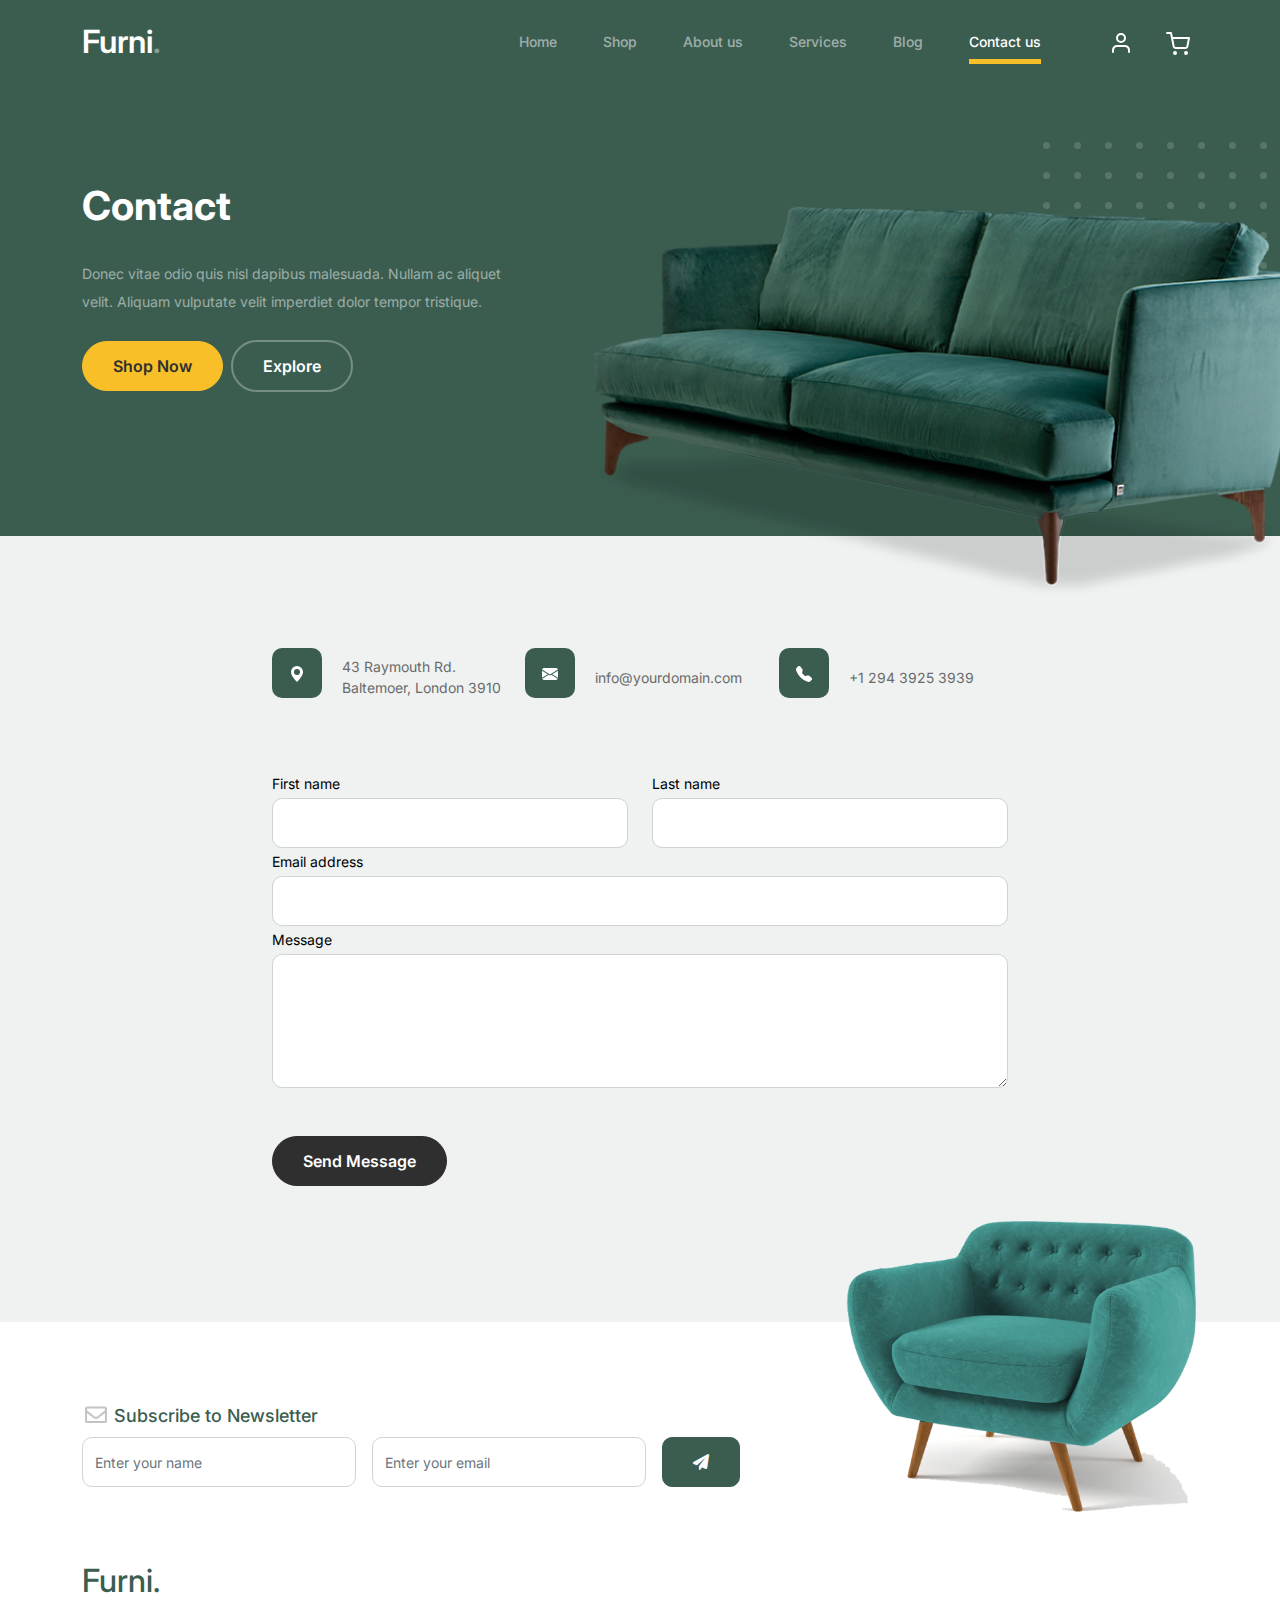
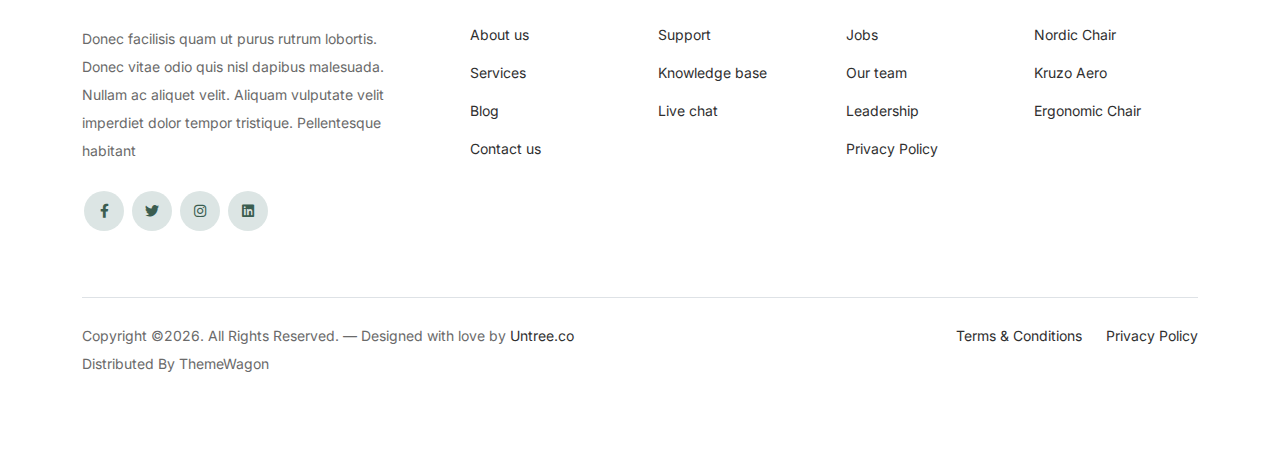
<file: supo_php/public/furni/contact.html>
<!-- /*
* Bootstrap 5
* Template Name: Furni
* Template Author: Untree.co
* Template URI: https://untree.co/
* License: https://creativecommons.org/licenses/by/3.0/
*/ -->
<!doctype html>
<html lang="en">
<head>
  <meta charset="utf-8">
  <meta name="viewport" content="width=device-width, initial-scale=1, shrink-to-fit=no">
  <meta name="author" content="Untree.co">
  <link rel="shortcut icon" href="favicon.png">

  <meta name="description" content="" />
  <meta name="keywords" content="bootstrap, bootstrap4" />

		<!-- Bootstrap CSS -->
		<link href="css/bootstrap.min.css" rel="stylesheet">
		<link href="https://cdnjs.cloudflare.com/ajax/libs/font-awesome/6.0.0-beta3/css/all.min.css" rel="stylesheet">
		<link href="css/tiny-slider.css" rel="stylesheet">
		<link href="css/style.css" rel="stylesheet">
		<title>Furni Free Bootstrap 5 Template for Furniture and Interior Design Websites by Untree.co </title>
	</head>

	<body>

		<!-- Start Header/Navigation -->
		<nav class="custom-navbar navbar navbar navbar-expand-md navbar-dark bg-dark" arial-label="Furni navigation bar">

			<div class="container">
				<a class="navbar-brand" href="index.html">Furni<span>.</span></a>

				<button class="navbar-toggler" type="button" data-bs-toggle="collapse" data-bs-target="#navbarsFurni" aria-controls="navbarsFurni" aria-expanded="false" aria-label="Toggle navigation">
					<span class="navbar-toggler-icon"></span>
				</button>

				<div class="collapse navbar-collapse" id="navbarsFurni">
					<ul class="custom-navbar-nav navbar-nav ms-auto mb-2 mb-md-0">
						<li class="nav-item">
							<a class="nav-link" href="index.html">Home</a>
						</li>
						<li><a class="nav-link" href="shop.html">Shop</a></li>
						<li><a class="nav-link" href="about.html">About us</a></li>
						<li><a class="nav-link" href="services.html">Services</a></li>
						<li><a class="nav-link" href="blog.html">Blog</a></li>
						<li class="active"><a class="nav-link" href="contact.html">Contact us</a></li>
					</ul>

					<ul class="custom-navbar-cta navbar-nav mb-2 mb-md-0 ms-5">
						<li><a class="nav-link" href="#"><img src="images/user.svg"></a></li>
						<li><a class="nav-link" href="cart.html"><img src="images/cart.svg"></a></li>
					</ul>
				</div>
			</div>
				
		</nav>
		<!-- End Header/Navigation -->

		<!-- Start Hero Section -->
			<div class="hero">
				<div class="container">
					<div class="row justify-content-between">
						<div class="col-lg-5">
							<div class="intro-excerpt">
								<h1>Contact</h1>
								<p class="mb-4">Donec vitae odio quis nisl dapibus malesuada. Nullam ac aliquet velit. Aliquam vulputate velit imperdiet dolor tempor tristique.</p>
								<p><a href="" class="btn btn-secondary me-2">Shop Now</a><a href="#" class="btn btn-white-outline">Explore</a></p>
							</div>
						</div>
						<div class="col-lg-7">
							<div class="hero-img-wrap">
								<img src="images/couch.png" class="img-fluid">
							</div>
						</div>
					</div>
				</div>
			</div>
		<!-- End Hero Section -->

		
		<!-- Start Contact Form -->
		<div class="untree_co-section">
      <div class="container">

        <div class="block">
          <div class="row justify-content-center">


            <div class="col-md-8 col-lg-8 pb-4">


              <div class="row mb-5">
                <div class="col-lg-4">
                  <div  class="service no-shadow align-items-center link horizontal d-flex active" data-aos="fade-left" data-aos-delay="0">
                    <div class="service-icon color-1 mb-4">
                      <svg xmlns="http://www.w3.org/2000/svg" width="16" height="16" fill="currentColor" class="bi bi-geo-alt-fill" viewBox="0 0 16 16">
                        <path d="M8 16s6-5.686 6-10A6 6 0 0 0 2 6c0 4.314 6 10 6 10zm0-7a3 3 0 1 1 0-6 3 3 0 0 1 0 6z"/>
                      </svg>
                    </div> <!-- /.icon -->
                    <div class="service-contents">
                      <p>43 Raymouth Rd. Baltemoer, London 3910</p>
                    </div> <!-- /.service-contents-->
                  </div> <!-- /.service -->
                </div>

                <div class="col-lg-4">
                  <div  class="service no-shadow align-items-center link horizontal d-flex active" data-aos="fade-left" data-aos-delay="0">
                    <div class="service-icon color-1 mb-4">
                      <svg xmlns="http://www.w3.org/2000/svg" width="16" height="16" fill="currentColor" class="bi bi-envelope-fill" viewBox="0 0 16 16">
                        <path d="M.05 3.555A2 2 0 0 1 2 2h12a2 2 0 0 1 1.95 1.555L8 8.414.05 3.555zM0 4.697v7.104l5.803-3.558L0 4.697zM6.761 8.83l-6.57 4.027A2 2 0 0 0 2 14h12a2 2 0 0 0 1.808-1.144l-6.57-4.027L8 9.586l-1.239-.757zm3.436-.586L16 11.801V4.697l-5.803 3.546z"/>
                      </svg>
                    </div> <!-- /.icon -->
                    <div class="service-contents">
                      <p>info@yourdomain.com</p>
                    </div> <!-- /.service-contents-->
                  </div> <!-- /.service -->
                </div>

                <div class="col-lg-4">
                  <div  class="service no-shadow align-items-center link horizontal d-flex active" data-aos="fade-left" data-aos-delay="0">
                    <div class="service-icon color-1 mb-4">
                      <svg xmlns="http://www.w3.org/2000/svg" width="16" height="16" fill="currentColor" class="bi bi-telephone-fill" viewBox="0 0 16 16">
                        <path fill-rule="evenodd" d="M1.885.511a1.745 1.745 0 0 1 2.61.163L6.29 2.98c.329.423.445.974.315 1.494l-.547 2.19a.678.678 0 0 0 .178.643l2.457 2.457a.678.678 0 0 0 .644.178l2.189-.547a1.745 1.745 0 0 1 1.494.315l2.306 1.794c.829.645.905 1.87.163 2.611l-1.034 1.034c-.74.74-1.846 1.065-2.877.702a18.634 18.634 0 0 1-7.01-4.42 18.634 18.634 0 0 1-4.42-7.009c-.362-1.03-.037-2.137.703-2.877L1.885.511z"/>
                      </svg>
                    </div> <!-- /.icon -->
                    <div class="service-contents">
                      <p>+1 294 3925 3939</p>
                    </div> <!-- /.service-contents-->
                  </div> <!-- /.service -->
                </div>
              </div>

              <form>
                <div class="row">
                  <div class="col-6">
                    <div class="form-group">
                      <label class="text-black" for="fname">First name</label>
                      <input type="text" class="form-control" id="fname">
                    </div>
                  </div>
                  <div class="col-6">
                    <div class="form-group">
                      <label class="text-black" for="lname">Last name</label>
                      <input type="text" class="form-control" id="lname">
                    </div>
                  </div>
                </div>
                <div class="form-group">
                  <label class="text-black" for="email">Email address</label>
                  <input type="email" class="form-control" id="email">
                </div>

                <div class="form-group mb-5">
                  <label class="text-black" for="message">Message</label>
                  <textarea name="" class="form-control" id="message" cols="30" rows="5"></textarea>
                </div>

                <button type="submit" class="btn btn-primary-hover-outline">Send Message</button>
              </form>

            </div>

          </div>

        </div>

      </div>


    </div>
  </div>

  <!-- End Contact Form -->

		

		<!-- Start Footer Section -->
		<footer class="footer-section">
			<div class="container relative">

				<div class="sofa-img">
					<img src="images/sofa.png" alt="Image" class="img-fluid">
				</div>

				<div class="row">
					<div class="col-lg-8">
						<div class="subscription-form">
							<h3 class="d-flex align-items-center"><span class="me-1"><img src="images/envelope-outline.svg" alt="Image" class="img-fluid"></span><span>Subscribe to Newsletter</span></h3>

							<form action="#" class="row g-3">
								<div class="col-auto">
									<input type="text" class="form-control" placeholder="Enter your name">
								</div>
								<div class="col-auto">
									<input type="email" class="form-control" placeholder="Enter your email">
								</div>
								<div class="col-auto">
									<button class="btn btn-primary">
										<span class="fa fa-paper-plane"></span>
									</button>
								</div>
							</form>

						</div>
					</div>
				</div>

				<div class="row g-5 mb-5">
					<div class="col-lg-4">
						<div class="mb-4 footer-logo-wrap"><a href="#" class="footer-logo">Furni<span>.</span></a></div>
						<p class="mb-4">Donec facilisis quam ut purus rutrum lobortis. Donec vitae odio quis nisl dapibus malesuada. Nullam ac aliquet velit. Aliquam vulputate velit imperdiet dolor tempor tristique. Pellentesque habitant</p>

						<ul class="list-unstyled custom-social">
							<li><a href="#"><span class="fa fa-brands fa-facebook-f"></span></a></li>
							<li><a href="#"><span class="fa fa-brands fa-twitter"></span></a></li>
							<li><a href="#"><span class="fa fa-brands fa-instagram"></span></a></li>
							<li><a href="#"><span class="fa fa-brands fa-linkedin"></span></a></li>
						</ul>
					</div>

					<div class="col-lg-8">
						<div class="row links-wrap">
							<div class="col-6 col-sm-6 col-md-3">
								<ul class="list-unstyled">
									<li><a href="#">About us</a></li>
									<li><a href="#">Services</a></li>
									<li><a href="#">Blog</a></li>
									<li><a href="#">Contact us</a></li>
								</ul>
							</div>

							<div class="col-6 col-sm-6 col-md-3">
								<ul class="list-unstyled">
									<li><a href="#">Support</a></li>
									<li><a href="#">Knowledge base</a></li>
									<li><a href="#">Live chat</a></li>
								</ul>
							</div>

							<div class="col-6 col-sm-6 col-md-3">
								<ul class="list-unstyled">
									<li><a href="#">Jobs</a></li>
									<li><a href="#">Our team</a></li>
									<li><a href="#">Leadership</a></li>
									<li><a href="#">Privacy Policy</a></li>
								</ul>
							</div>

							<div class="col-6 col-sm-6 col-md-3">
								<ul class="list-unstyled">
									<li><a href="#">Nordic Chair</a></li>
									<li><a href="#">Kruzo Aero</a></li>
									<li><a href="#">Ergonomic Chair</a></li>
								</ul>
							</div>
						</div>
					</div>

				</div>

				<div class="border-top copyright">
					<div class="row pt-4">
						<div class="col-lg-6">
							<p class="mb-2 text-center text-lg-start">Copyright &copy;<script>document.write(new Date().getFullYear());</script>. All Rights Reserved. &mdash; Designed with love by <a href="https://untree.co">Untree.co</a> Distributed By <a hreff="https://themewagon.com">ThemeWagon</a>  <!-- License information: https://untree.co/license/ -->
            </p>
						</div>

						<div class="col-lg-6 text-center text-lg-end">
							<ul class="list-unstyled d-inline-flex ms-auto">
								<li class="me-4"><a href="#">Terms &amp; Conditions</a></li>
								<li><a href="#">Privacy Policy</a></li>
							</ul>
						</div>

					</div>
				</div>

			</div>
		</footer>
		<!-- End Footer Section -->	


		<script src="js/bootstrap.bundle.min.js"></script>
		<script src="js/tiny-slider.js"></script>
		<script src="js/custom.js"></script>
	</body>

</html>
</file>
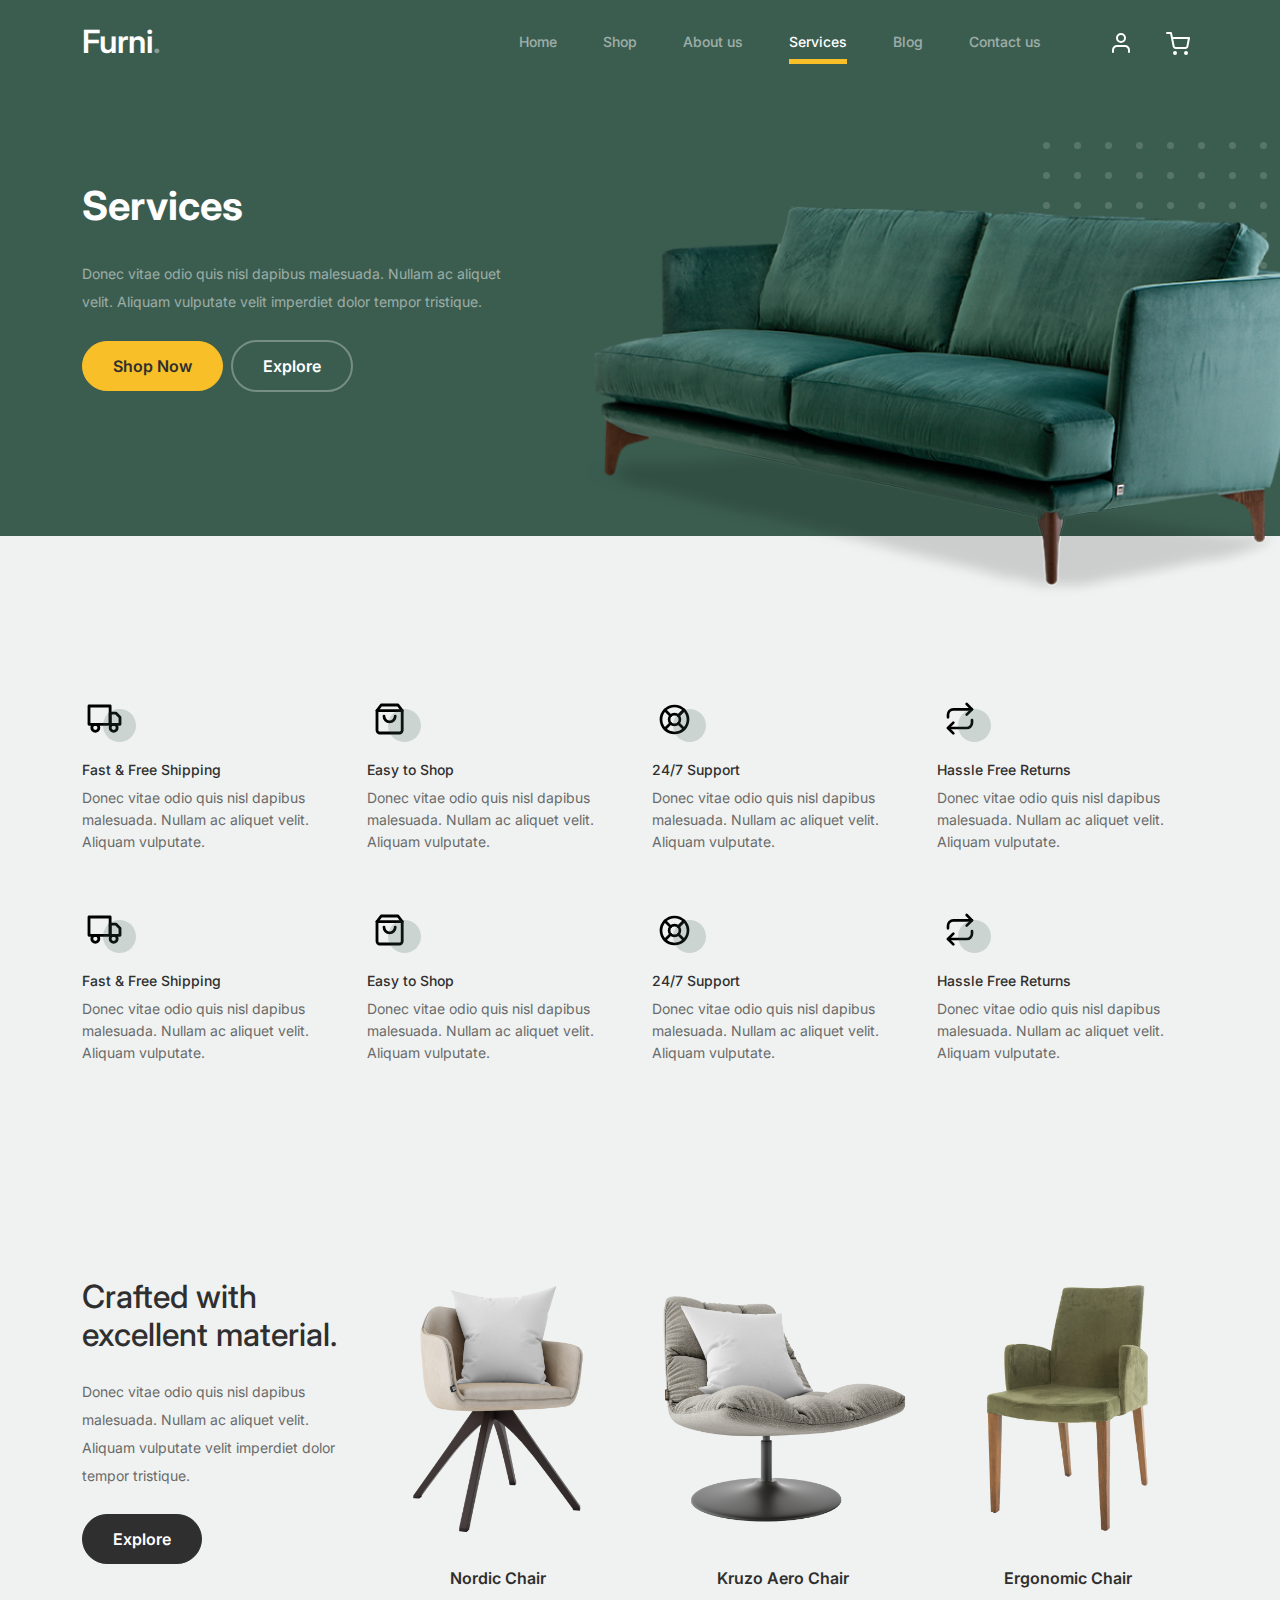
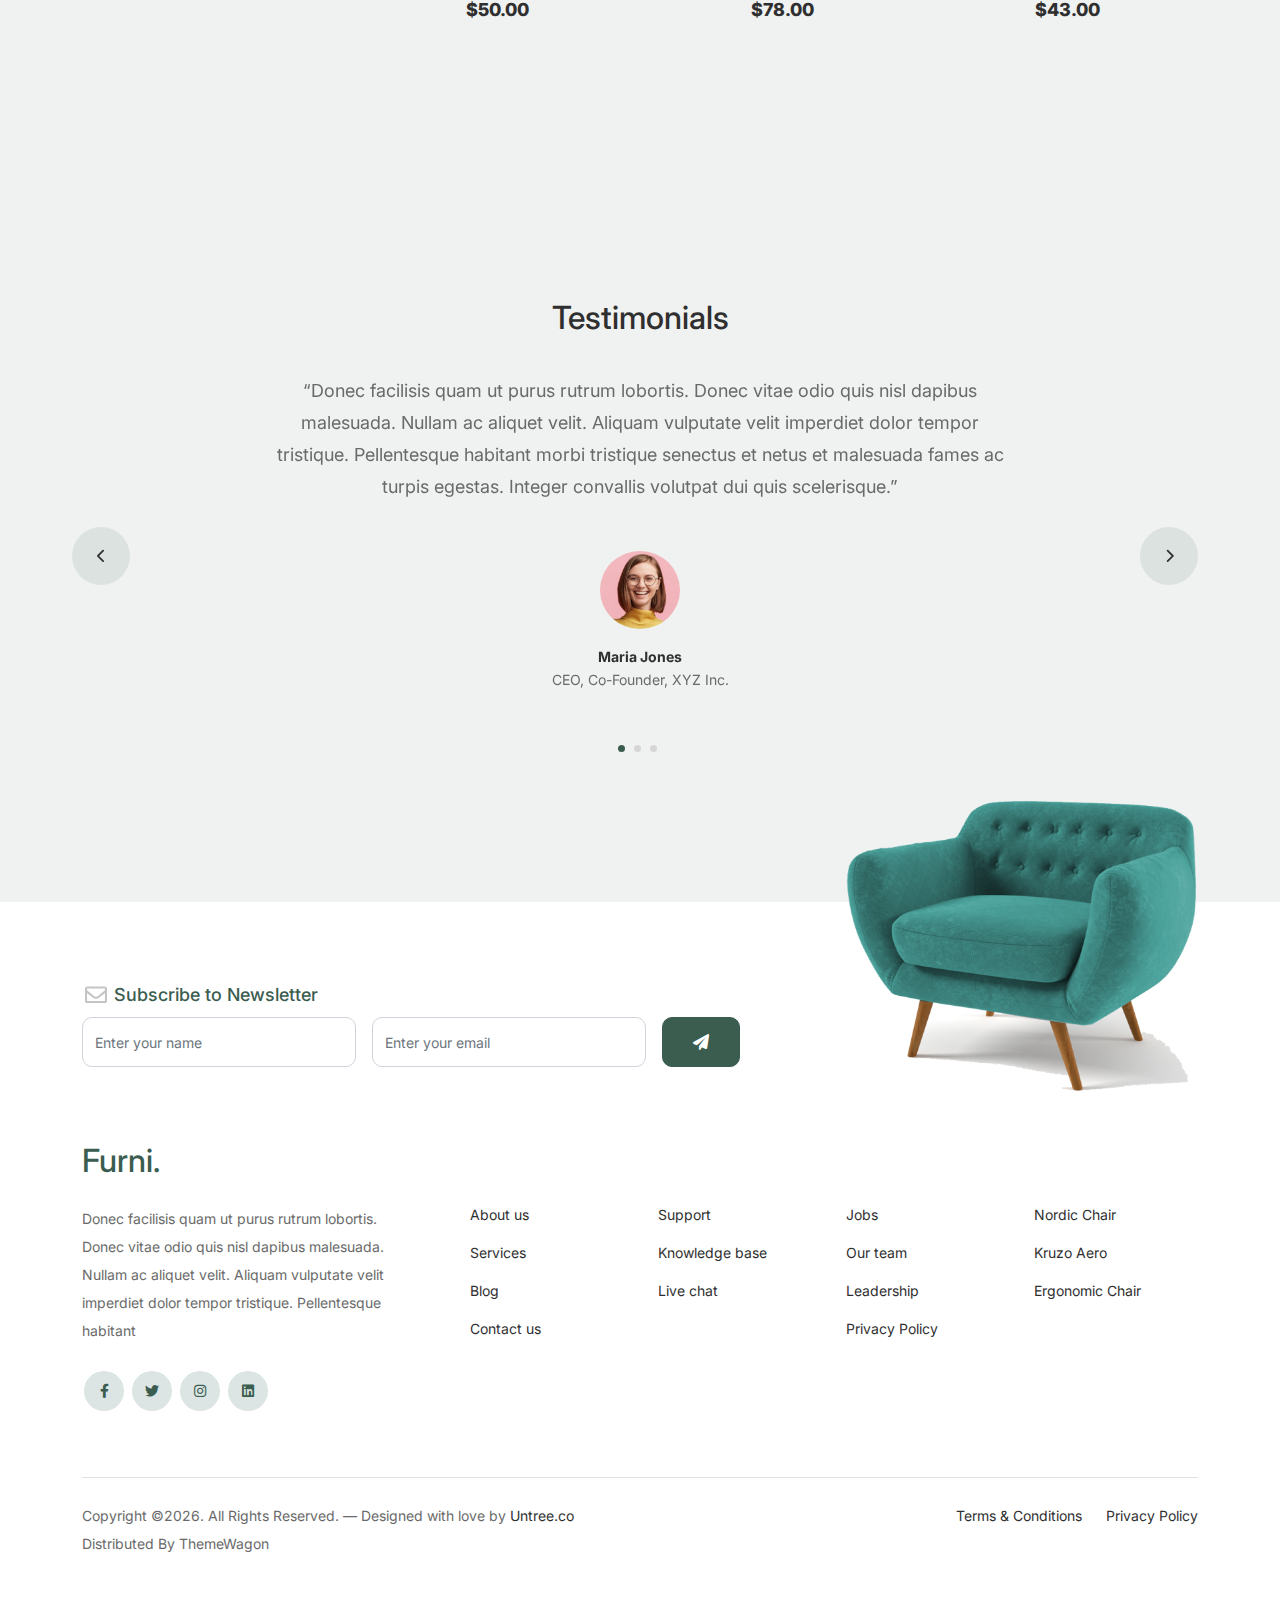
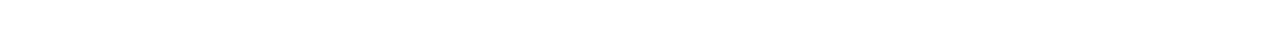
<file: supo_php/public/furni/services.html>
<!-- /*
* Bootstrap 5
* Template Name: Furni
* Template Author: Untree.co
* Template URI: https://untree.co/
* License: https://creativecommons.org/licenses/by/3.0/
*/ -->
<!doctype html>
<html lang="en">
<head>
  <meta charset="utf-8">
  <meta name="viewport" content="width=device-width, initial-scale=1, shrink-to-fit=no">
  <meta name="author" content="Untree.co">
  <link rel="shortcut icon" href="favicon.png">

  <meta name="description" content="" />
  <meta name="keywords" content="bootstrap, bootstrap4" />

		<!-- Bootstrap CSS -->
		<link href="css/bootstrap.min.css" rel="stylesheet">
		<link href="https://cdnjs.cloudflare.com/ajax/libs/font-awesome/6.0.0-beta3/css/all.min.css" rel="stylesheet">
		<link href="css/tiny-slider.css" rel="stylesheet">
		<link href="css/style.css" rel="stylesheet">
		<title>Furni Free Bootstrap 5 Template for Furniture and Interior Design Websites by Untree.co </title>
	</head>

	<body>

		<!-- Start Header/Navigation -->
		<nav class="custom-navbar navbar navbar navbar-expand-md navbar-dark bg-dark" arial-label="Furni navigation bar">

			<div class="container">
				<a class="navbar-brand" href="index.html">Furni<span>.</span></a>

				<button class="navbar-toggler" type="button" data-bs-toggle="collapse" data-bs-target="#navbarsFurni" aria-controls="navbarsFurni" aria-expanded="false" aria-label="Toggle navigation">
					<span class="navbar-toggler-icon"></span>
				</button>

				<div class="collapse navbar-collapse" id="navbarsFurni">
					<ul class="custom-navbar-nav navbar-nav ms-auto mb-2 mb-md-0">
						<li class="nav-item">
							<a class="nav-link" href="index.html">Home</a>
						</li>
						<li><a class="nav-link" href="shop.html">Shop</a></li>
						<li><a class="nav-link" href="about.html">About us</a></li>
						<li class="active"><a class="nav-link" href="services.html">Services</a></li>
						<li><a class="nav-link" href="blog.html">Blog</a></li>
						<li><a class="nav-link" href="contact.html">Contact us</a></li>
					</ul>

					<ul class="custom-navbar-cta navbar-nav mb-2 mb-md-0 ms-5">
						<li><a class="nav-link" href="#"><img src="images/user.svg"></a></li>
						<li><a class="nav-link" href="cart.html"><img src="images/cart.svg"></a></li>
					</ul>
				</div>
			</div>
				
		</nav>
		<!-- End Header/Navigation -->

		<!-- Start Hero Section -->
			<div class="hero">
				<div class="container">
					<div class="row justify-content-between">
						<div class="col-lg-5">
							<div class="intro-excerpt">
								<h1>Services</h1>
								<p class="mb-4">Donec vitae odio quis nisl dapibus malesuada. Nullam ac aliquet velit. Aliquam vulputate velit imperdiet dolor tempor tristique.</p>
								<p><a href="" class="btn btn-secondary me-2">Shop Now</a><a href="#" class="btn btn-white-outline">Explore</a></p>
							</div>
						</div>
						<div class="col-lg-7">
							<div class="hero-img-wrap">
								<img src="images/couch.png" class="img-fluid">
							</div>
						</div>
					</div>
				</div>
			</div>
		<!-- End Hero Section -->

		

		<!-- Start Why Choose Us Section -->
		<div class="why-choose-section">
			<div class="container">
				
				
				<div class="row my-5">
					<div class="col-6 col-md-6 col-lg-3 mb-4">
						<div class="feature">
							<div class="icon">
								<img src="images/truck.svg" alt="Image" class="imf-fluid">
							</div>
							<h3>Fast &amp; Free Shipping</h3>
							<p>Donec vitae odio quis nisl dapibus malesuada. Nullam ac aliquet velit. Aliquam vulputate.</p>
						</div>
					</div>

					<div class="col-6 col-md-6 col-lg-3 mb-4">
						<div class="feature">
							<div class="icon">
								<img src="images/bag.svg" alt="Image" class="imf-fluid">
							</div>
							<h3>Easy to Shop</h3>
							<p>Donec vitae odio quis nisl dapibus malesuada. Nullam ac aliquet velit. Aliquam vulputate.</p>
						</div>
					</div>

					<div class="col-6 col-md-6 col-lg-3 mb-4">
						<div class="feature">
							<div class="icon">
								<img src="images/support.svg" alt="Image" class="imf-fluid">
							</div>
							<h3>24/7 Support</h3>
							<p>Donec vitae odio quis nisl dapibus malesuada. Nullam ac aliquet velit. Aliquam vulputate.</p>
						</div>
					</div>

					<div class="col-6 col-md-6 col-lg-3 mb-4">
						<div class="feature">
							<div class="icon">
								<img src="images/return.svg" alt="Image" class="imf-fluid">
							</div>
							<h3>Hassle Free Returns</h3>
							<p>Donec vitae odio quis nisl dapibus malesuada. Nullam ac aliquet velit. Aliquam vulputate.</p>
						</div>
					</div>

					<div class="col-6 col-md-6 col-lg-3 mb-4">
						<div class="feature">
							<div class="icon">
								<img src="images/truck.svg" alt="Image" class="imf-fluid">
							</div>
							<h3>Fast &amp; Free Shipping</h3>
							<p>Donec vitae odio quis nisl dapibus malesuada. Nullam ac aliquet velit. Aliquam vulputate.</p>
						</div>
					</div>

					<div class="col-6 col-md-6 col-lg-3 mb-4">
						<div class="feature">
							<div class="icon">
								<img src="images/bag.svg" alt="Image" class="imf-fluid">
							</div>
							<h3>Easy to Shop</h3>
							<p>Donec vitae odio quis nisl dapibus malesuada. Nullam ac aliquet velit. Aliquam vulputate.</p>
						</div>
					</div>

					<div class="col-6 col-md-6 col-lg-3 mb-4">
						<div class="feature">
							<div class="icon">
								<img src="images/support.svg" alt="Image" class="imf-fluid">
							</div>
							<h3>24/7 Support</h3>
							<p>Donec vitae odio quis nisl dapibus malesuada. Nullam ac aliquet velit. Aliquam vulputate.</p>
						</div>
					</div>

					<div class="col-6 col-md-6 col-lg-3 mb-4">
						<div class="feature">
							<div class="icon">
								<img src="images/return.svg" alt="Image" class="imf-fluid">
							</div>
							<h3>Hassle Free Returns</h3>
							<p>Donec vitae odio quis nisl dapibus malesuada. Nullam ac aliquet velit. Aliquam vulputate.</p>
						</div>
					</div>

				</div>
			
			</div>
		</div>
		<!-- End Why Choose Us Section -->

		<!-- Start Product Section -->
		<div class="product-section pt-0">
			<div class="container">
				<div class="row">

					<!-- Start Column 1 -->
					<div class="col-md-12 col-lg-3 mb-5 mb-lg-0">
						<h2 class="mb-4 section-title">Crafted with excellent material.</h2>
						<p class="mb-4">Donec vitae odio quis nisl dapibus malesuada. Nullam ac aliquet velit. Aliquam vulputate velit imperdiet dolor tempor tristique. </p>
						<p><a href="#" class="btn">Explore</a></p>
					</div> 
					<!-- End Column 1 -->

					<!-- Start Column 2 -->
					<div class="col-12 col-md-4 col-lg-3 mb-5 mb-md-0">
						<a class="product-item" href="#">
							<img src="images/product-1.png" class="img-fluid product-thumbnail">
							<h3 class="product-title">Nordic Chair</h3>
							<strong class="product-price">$50.00</strong>

							<span class="icon-cross">
								<img src="images/cross.svg" class="img-fluid">
							</span>
						</a>
					</div> 
					<!-- End Column 2 -->

					<!-- Start Column 3 -->
					<div class="col-12 col-md-4 col-lg-3 mb-5 mb-md-0">
						<a class="product-item" href="#">
							<img src="images/product-2.png" class="img-fluid product-thumbnail">
							<h3 class="product-title">Kruzo Aero Chair</h3>
							<strong class="product-price">$78.00</strong>

							<span class="icon-cross">
								<img src="images/cross.svg" class="img-fluid">
							</span>
						</a>
					</div>
					<!-- End Column 3 -->

					<!-- Start Column 4 -->
					<div class="col-12 col-md-4 col-lg-3 mb-5 mb-md-0">
						<a class="product-item" href="#">
							<img src="images/product-3.png" class="img-fluid product-thumbnail">
							<h3 class="product-title">Ergonomic Chair</h3>
							<strong class="product-price">$43.00</strong>

							<span class="icon-cross">
								<img src="images/cross.svg" class="img-fluid">
							</span>
						</a>
					</div>
					<!-- End Column 4 -->

				</div>
			</div>
		</div>
		<!-- End Product Section -->

		

		<!-- Start Testimonial Slider -->
		<div class="testimonial-section before-footer-section">
			<div class="container">
				<div class="row">
					<div class="col-lg-7 mx-auto text-center">
						<h2 class="section-title">Testimonials</h2>
					</div>
				</div>

				<div class="row justify-content-center">
					<div class="col-lg-12">
						<div class="testimonial-slider-wrap text-center">

							<div id="testimonial-nav">
								<span class="prev" data-controls="prev"><span class="fa fa-chevron-left"></span></span>
								<span class="next" data-controls="next"><span class="fa fa-chevron-right"></span></span>
							</div>

							<div class="testimonial-slider">
								
								<div class="item">
									<div class="row justify-content-center">
										<div class="col-lg-8 mx-auto">

											<div class="testimonial-block text-center">
												<blockquote class="mb-5">
													<p>&ldquo;Donec facilisis quam ut purus rutrum lobortis. Donec vitae odio quis nisl dapibus malesuada. Nullam ac aliquet velit. Aliquam vulputate velit imperdiet dolor tempor tristique. Pellentesque habitant morbi tristique senectus et netus et malesuada fames ac turpis egestas. Integer convallis volutpat dui quis scelerisque.&rdquo;</p>
												</blockquote>

												<div class="author-info">
													<div class="author-pic">
														<img src="images/person-1.png" alt="Maria Jones" class="img-fluid">
													</div>
													<h3 class="font-weight-bold">Maria Jones</h3>
													<span class="position d-block mb-3">CEO, Co-Founder, XYZ Inc.</span>
												</div>
											</div>

										</div>
									</div>
								</div> 
								<!-- END item -->

								<div class="item">
									<div class="row justify-content-center">
										<div class="col-lg-8 mx-auto">

											<div class="testimonial-block text-center">
												<blockquote class="mb-5">
													<p>&ldquo;Donec facilisis quam ut purus rutrum lobortis. Donec vitae odio quis nisl dapibus malesuada. Nullam ac aliquet velit. Aliquam vulputate velit imperdiet dolor tempor tristique. Pellentesque habitant morbi tristique senectus et netus et malesuada fames ac turpis egestas. Integer convallis volutpat dui quis scelerisque.&rdquo;</p>
												</blockquote>

												<div class="author-info">
													<div class="author-pic">
														<img src="images/person-1.png" alt="Maria Jones" class="img-fluid">
													</div>
													<h3 class="font-weight-bold">Maria Jones</h3>
													<span class="position d-block mb-3">CEO, Co-Founder, XYZ Inc.</span>
												</div>
											</div>

										</div>
									</div>
								</div> 
								<!-- END item -->

								<div class="item">
									<div class="row justify-content-center">
										<div class="col-lg-8 mx-auto">

											<div class="testimonial-block text-center">
												<blockquote class="mb-5">
													<p>&ldquo;Donec facilisis quam ut purus rutrum lobortis. Donec vitae odio quis nisl dapibus malesuada. Nullam ac aliquet velit. Aliquam vulputate velit imperdiet dolor tempor tristique. Pellentesque habitant morbi tristique senectus et netus et malesuada fames ac turpis egestas. Integer convallis volutpat dui quis scelerisque.&rdquo;</p>
												</blockquote>

												<div class="author-info">
													<div class="author-pic">
														<img src="images/person-1.png" alt="Maria Jones" class="img-fluid">
													</div>
													<h3 class="font-weight-bold">Maria Jones</h3>
													<span class="position d-block mb-3">CEO, Co-Founder, XYZ Inc.</span>
												</div>
											</div>

										</div>
									</div>
								</div> 
								<!-- END item -->

							</div>

						</div>
					</div>
				</div>
			</div>
		</div>
		<!-- End Testimonial Slider -->

		

		<!-- Start Footer Section -->
		<footer class="footer-section">
			<div class="container relative">

				<div class="sofa-img">
					<img src="images/sofa.png" alt="Image" class="img-fluid">
				</div>

				<div class="row">
					<div class="col-lg-8">
						<div class="subscription-form">
							<h3 class="d-flex align-items-center"><span class="me-1"><img src="images/envelope-outline.svg" alt="Image" class="img-fluid"></span><span>Subscribe to Newsletter</span></h3>

							<form action="#" class="row g-3">
								<div class="col-auto">
									<input type="text" class="form-control" placeholder="Enter your name">
								</div>
								<div class="col-auto">
									<input type="email" class="form-control" placeholder="Enter your email">
								</div>
								<div class="col-auto">
									<button class="btn btn-primary">
										<span class="fa fa-paper-plane"></span>
									</button>
								</div>
							</form>

						</div>
					</div>
				</div>

				<div class="row g-5 mb-5">
					<div class="col-lg-4">
						<div class="mb-4 footer-logo-wrap"><a href="#" class="footer-logo">Furni<span>.</span></a></div>
						<p class="mb-4">Donec facilisis quam ut purus rutrum lobortis. Donec vitae odio quis nisl dapibus malesuada. Nullam ac aliquet velit. Aliquam vulputate velit imperdiet dolor tempor tristique. Pellentesque habitant</p>

						<ul class="list-unstyled custom-social">
							<li><a href="#"><span class="fa fa-brands fa-facebook-f"></span></a></li>
							<li><a href="#"><span class="fa fa-brands fa-twitter"></span></a></li>
							<li><a href="#"><span class="fa fa-brands fa-instagram"></span></a></li>
							<li><a href="#"><span class="fa fa-brands fa-linkedin"></span></a></li>
						</ul>
					</div>

					<div class="col-lg-8">
						<div class="row links-wrap">
							<div class="col-6 col-sm-6 col-md-3">
								<ul class="list-unstyled">
									<li><a href="#">About us</a></li>
									<li><a href="#">Services</a></li>
									<li><a href="#">Blog</a></li>
									<li><a href="#">Contact us</a></li>
								</ul>
							</div>

							<div class="col-6 col-sm-6 col-md-3">
								<ul class="list-unstyled">
									<li><a href="#">Support</a></li>
									<li><a href="#">Knowledge base</a></li>
									<li><a href="#">Live chat</a></li>
								</ul>
							</div>

							<div class="col-6 col-sm-6 col-md-3">
								<ul class="list-unstyled">
									<li><a href="#">Jobs</a></li>
									<li><a href="#">Our team</a></li>
									<li><a href="#">Leadership</a></li>
									<li><a href="#">Privacy Policy</a></li>
								</ul>
							</div>

							<div class="col-6 col-sm-6 col-md-3">
								<ul class="list-unstyled">
									<li><a href="#">Nordic Chair</a></li>
									<li><a href="#">Kruzo Aero</a></li>
									<li><a href="#">Ergonomic Chair</a></li>
								</ul>
							</div>
						</div>
					</div>

				</div>

				<div class="border-top copyright">
					<div class="row pt-4">
						<div class="col-lg-6">
							<p class="mb-2 text-center text-lg-start">Copyright &copy;<script>document.write(new Date().getFullYear());</script>. All Rights Reserved. &mdash; Designed with love by <a href="https://untree.co">Untree.co</a> Distributed By <a hreff="https://themewagon.com">ThemeWagon</a> <!-- License information: https://untree.co/license/ -->
            </p>
						</div>

						<div class="col-lg-6 text-center text-lg-end">
							<ul class="list-unstyled d-inline-flex ms-auto">
								<li class="me-4"><a href="#">Terms &amp; Conditions</a></li>
								<li><a href="#">Privacy Policy</a></li>
							</ul>
						</div>

					</div>
				</div>

			</div>
		</footer>
		<!-- End Footer Section -->	


		<script src="js/bootstrap.bundle.min.js"></script>
		<script src="js/tiny-slider.js"></script>
		<script src="js/custom.js"></script>
	</body>

</html>
</file>
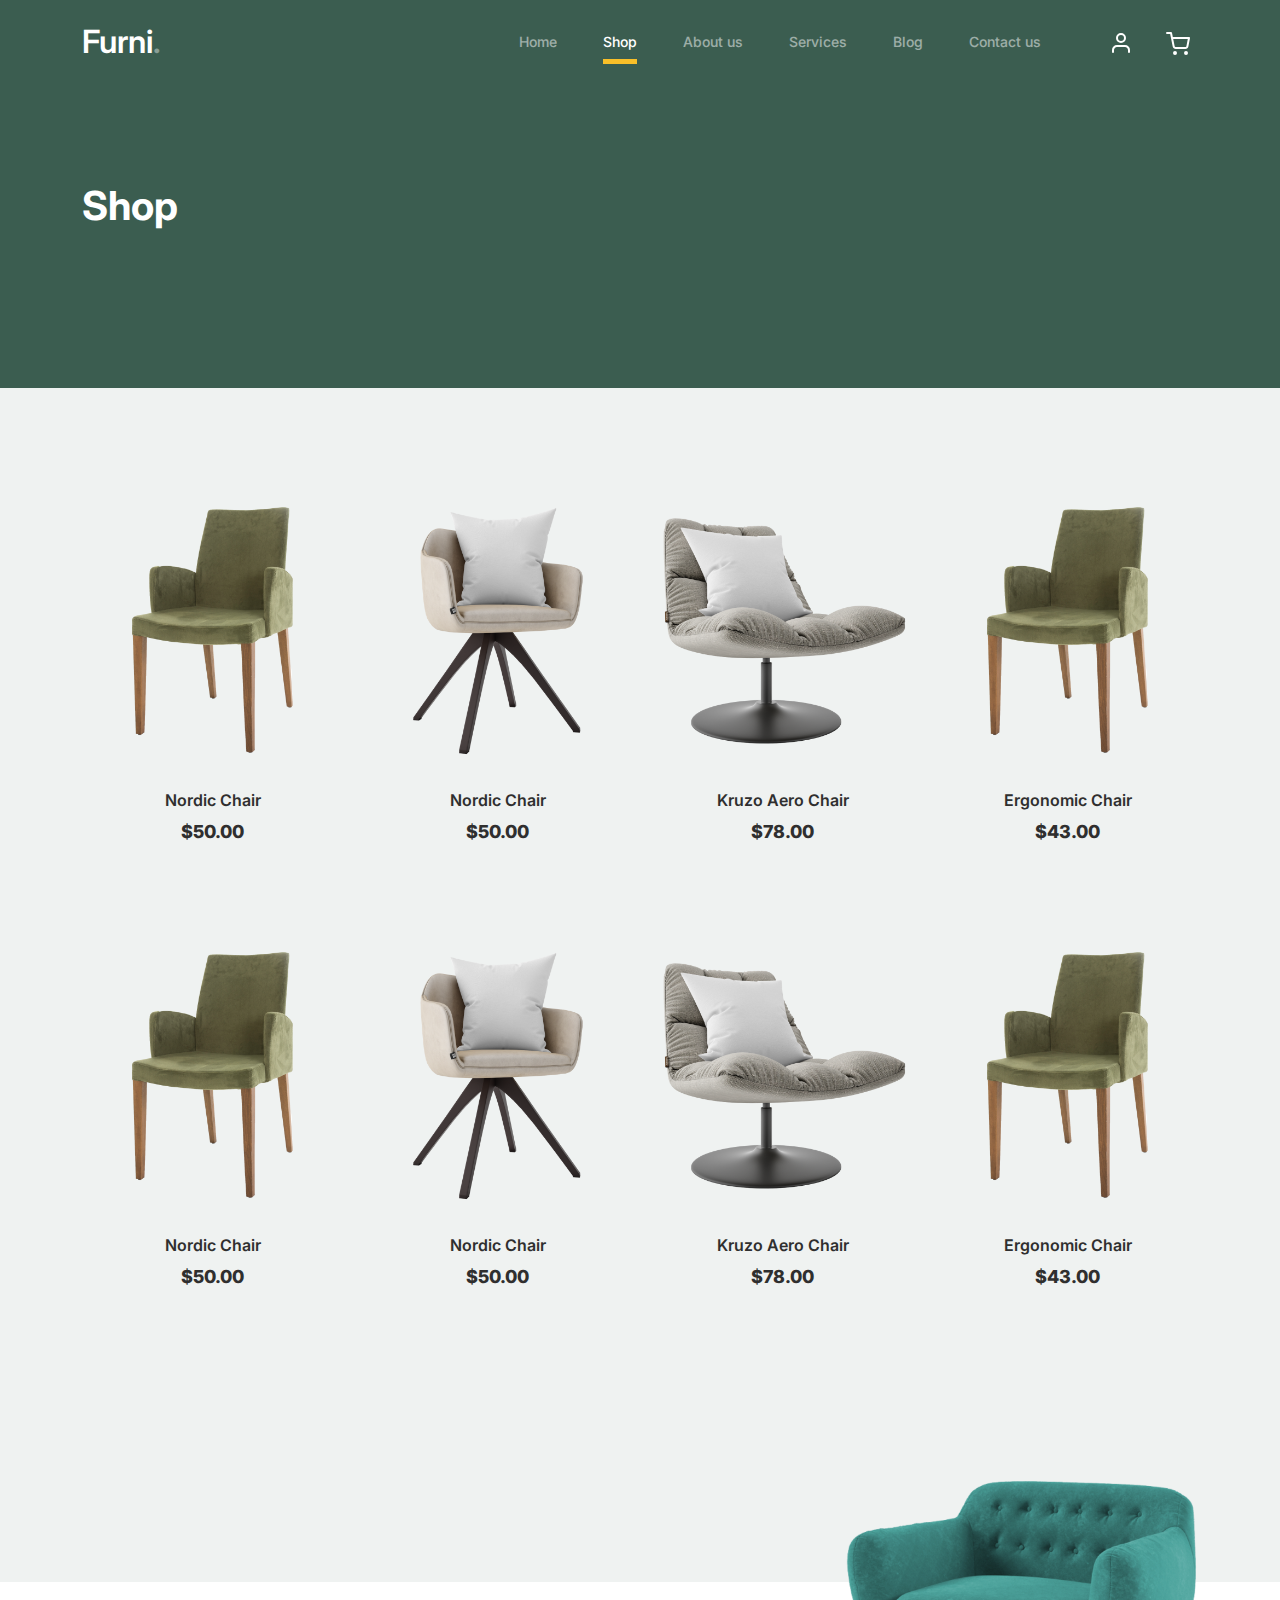
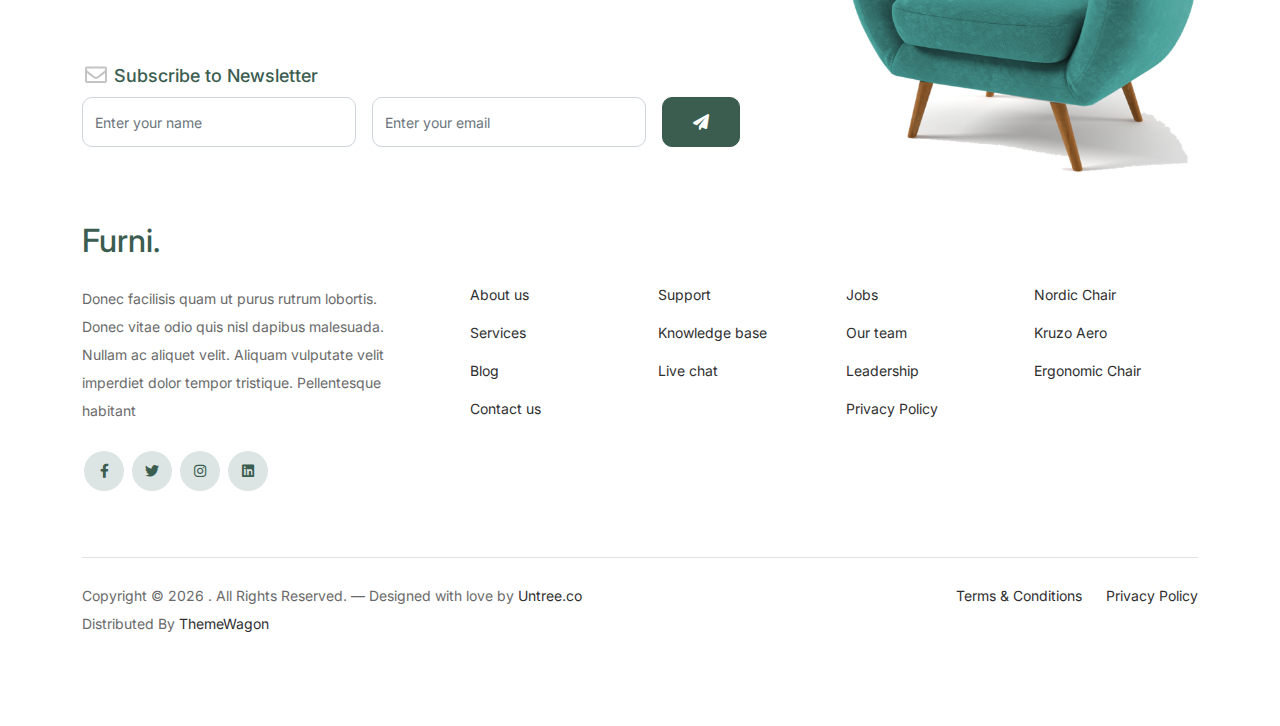
<file: supo_php/public/furni/shop.html>
<!-- /*
* Bootstrap 5
* Template Name: Furni
* Template Author: Untree.co
* Template URI: https://untree.co/
* License: https://creativecommons.org/licenses/by/3.0/
*/ -->
<!DOCTYPE html>
<html lang="en">
    <head>
        <meta charset="utf-8" />
        <meta
            name="viewport"
            content="width=device-width, initial-scale=1, shrink-to-fit=no"
        />
        <meta name="author" content="Untree.co" />
        <link rel="shortcut icon" href="favicon.png" />

        <meta name="description" content="" />
        <meta name="keywords" content="bootstrap, bootstrap4" />

        <!-- Bootstrap CSS -->
        <link href="css/bootstrap.min.css" rel="stylesheet" />
        <link
            href="https://cdnjs.cloudflare.com/ajax/libs/font-awesome/6.0.0-beta3/css/all.min.css"
            rel="stylesheet"
        />
        <link href="css/tiny-slider.css" rel="stylesheet" />
        <link href="css/style.css" rel="stylesheet" />
        <title>
            Furni Free Bootstrap 5 Template for Furniture and Interior Design
            Websites by Untree.co
        </title>
    </head>

    <body>
        <!-- Start Header/Navigation -->
        <nav
            class="custom-navbar navbar navbar navbar-expand-md navbar-dark bg-dark"
            arial-label="Furni navigation bar"
        >
            <div class="container">
                <a class="navbar-brand" href="index.html"
                    >Furni<span>.</span></a
                >

                <button
                    class="navbar-toggler"
                    type="button"
                    data-bs-toggle="collapse"
                    data-bs-target="#navbarsFurni"
                    aria-controls="navbarsFurni"
                    aria-expanded="false"
                    aria-label="Toggle navigation"
                >
                    <span class="navbar-toggler-icon"></span>
                </button>

                <div class="collapse navbar-collapse" id="navbarsFurni">
                    <ul
                        class="custom-navbar-nav navbar-nav ms-auto mb-2 mb-md-0"
                    >
                        <li class="nav-item">
                            <a class="nav-link" href="index.html">Home</a>
                        </li>
                        <li class="active">
                            <a class="nav-link" href="shop.html">Shop</a>
                        </li>
                        <li>
                            <a class="nav-link" href="about.html">About us</a>
                        </li>
                        <li>
                            <a class="nav-link" href="services.html"
                                >Services</a
                            >
                        </li>
                        <li><a class="nav-link" href="blog.html">Blog</a></li>
                        <li>
                            <a class="nav-link" href="contact.html"
                                >Contact us</a
                            >
                        </li>
                    </ul>

                    <ul class="custom-navbar-cta navbar-nav mb-2 mb-md-0 ms-5">
                        <li>
                            <a class="nav-link" href="#"
                                ><img src="images/user.svg"
                            /></a>
                        </li>
                        <li>
                            <a class="nav-link" href="cart.html"
                                ><img src="images/cart.svg"
                            /></a>
                        </li>
                    </ul>
                </div>
            </div>
        </nav>
        <!-- End Header/Navigation -->

        <!-- Start Hero Section -->
        <div class="hero">
            <div class="container">
                <div class="row justify-content-between">
                    <div class="col-lg-5">
                        <div class="intro-excerpt">
                            <h1>Shop</h1>
                        </div>
                    </div>
                    <div class="col-lg-7"></div>
                </div>
            </div>
        </div>
        <!-- End Hero Section -->

        <div class="untree_co-section product-section before-footer-section">
            <div class="container">
                <div class="row">
                    <!-- Start Column 1 -->
                    <div class="col-12 col-md-4 col-lg-3 mb-5">
                        <a class="product-item" href="#">
                            <img
                                src="images/product-3.png"
                                class="img-fluid product-thumbnail"
                            />
                            <h3 class="product-title">Nordic Chair</h3>
                            <strong class="product-price">$50.00</strong>

                            <span class="icon-cross">
                                <img src="images/cross.svg" class="img-fluid" />
                            </span>
                        </a>
                    </div>
                    <!-- End Column 1 -->

                    <!-- Start Column 2 -->
                    <div class="col-12 col-md-4 col-lg-3 mb-5">
                        <a class="product-item" href="#">
                            <img
                                src="images/product-1.png"
                                class="img-fluid product-thumbnail"
                            />
                            <h3 class="product-title">Nordic Chair</h3>
                            <strong class="product-price">$50.00</strong>

                            <span class="icon-cross">
                                <img src="images/cross.svg" class="img-fluid" />
                            </span>
                        </a>
                    </div>
                    <!-- End Column 2 -->

                    <!-- Start Column 3 -->
                    <div class="col-12 col-md-4 col-lg-3 mb-5">
                        <a class="product-item" href="#">
                            <img
                                src="images/product-2.png"
                                class="img-fluid product-thumbnail"
                            />
                            <h3 class="product-title">Kruzo Aero Chair</h3>
                            <strong class="product-price">$78.00</strong>

                            <span class="icon-cross">
                                <img src="images/cross.svg" class="img-fluid" />
                            </span>
                        </a>
                    </div>
                    <!-- End Column 3 -->

                    <!-- Start Column 4 -->
                    <div class="col-12 col-md-4 col-lg-3 mb-5">
                        <a class="product-item" href="#">
                            <img
                                src="images/product-3.png"
                                class="img-fluid product-thumbnail"
                            />
                            <h3 class="product-title">Ergonomic Chair</h3>
                            <strong class="product-price">$43.00</strong>

                            <span class="icon-cross">
                                <img src="images/cross.svg" class="img-fluid" />
                            </span>
                        </a>
                    </div>
                    <!-- End Column 4 -->

                    <!-- Start Column 1 -->
                    <div class="col-12 col-md-4 col-lg-3 mb-5">
                        <a class="product-item" href="#">
                            <img
                                src="images/product-3.png"
                                class="img-fluid product-thumbnail"
                            />
                            <h3 class="product-title">Nordic Chair</h3>
                            <strong class="product-price">$50.00</strong>

                            <span class="icon-cross">
                                <img src="images/cross.svg" class="img-fluid" />
                            </span>
                        </a>
                    </div>
                    <!-- End Column 1 -->

                    <!-- Start Column 2 -->
                    <div class="col-12 col-md-4 col-lg-3 mb-5">
                        <a class="product-item" href="#">
                            <img
                                src="images/product-1.png"
                                class="img-fluid product-thumbnail"
                            />
                            <h3 class="product-title">Nordic Chair</h3>
                            <strong class="product-price">$50.00</strong>

                            <span class="icon-cross">
                                <img src="images/cross.svg" class="img-fluid" />
                            </span>
                        </a>
                    </div>
                    <!-- End Column 2 -->

                    <!-- Start Column 3 -->
                    <div class="col-12 col-md-4 col-lg-3 mb-5">
                        <a class="product-item" href="#">
                            <img
                                src="images/product-2.png"
                                class="img-fluid product-thumbnail"
                            />
                            <h3 class="product-title">Kruzo Aero Chair</h3>
                            <strong class="product-price">$78.00</strong>

                            <span class="icon-cross">
                                <img src="images/cross.svg" class="img-fluid" />
                            </span>
                        </a>
                    </div>
                    <!-- End Column 3 -->

                    <!-- Start Column 4 -->
                    <div class="col-12 col-md-4 col-lg-3 mb-5">
                        <a class="product-item" href="#">
                            <img
                                src="images/product-3.png"
                                class="img-fluid product-thumbnail"
                            />
                            <h3 class="product-title">Ergonomic Chair</h3>
                            <strong class="product-price">$43.00</strong>

                            <span class="icon-cross">
                                <img src="images/cross.svg" class="img-fluid" />
                            </span>
                        </a>
                    </div>
                    <!-- End Column 4 -->
                </div>
            </div>
        </div>

        <!-- Start Footer Section -->
        <footer class="footer-section">
            <div class="container relative">
                <div class="sofa-img">
                    <img src="images/sofa.png" alt="Image" class="img-fluid" />
                </div>

                <div class="row">
                    <div class="col-lg-8">
                        <div class="subscription-form">
                            <h3 class="d-flex align-items-center">
                                <span class="me-1"
                                    ><img
                                        src="images/envelope-outline.svg"
                                        alt="Image"
                                        class="img-fluid" /></span
                                ><span>Subscribe to Newsletter</span>
                            </h3>

                            <form action="#" class="row g-3">
                                <div class="col-auto">
                                    <input
                                        type="text"
                                        class="form-control"
                                        placeholder="Enter your name"
                                    />
                                </div>
                                <div class="col-auto">
                                    <input
                                        type="email"
                                        class="form-control"
                                        placeholder="Enter your email"
                                    />
                                </div>
                                <div class="col-auto">
                                    <button class="btn btn-primary">
                                        <span class="fa fa-paper-plane"></span>
                                    </button>
                                </div>
                            </form>
                        </div>
                    </div>
                </div>

                <div class="row g-5 mb-5">
                    <div class="col-lg-4">
                        <div class="mb-4 footer-logo-wrap">
                            <a href="#" class="footer-logo"
                                >Furni<span>.</span></a
                            >
                        </div>
                        <p class="mb-4">
                            Donec facilisis quam ut purus rutrum lobortis. Donec
                            vitae odio quis nisl dapibus malesuada. Nullam ac
                            aliquet velit. Aliquam vulputate velit imperdiet
                            dolor tempor tristique. Pellentesque habitant
                        </p>

                        <ul class="list-unstyled custom-social">
                            <li>
                                <a href="#"
                                    ><span
                                        class="fa fa-brands fa-facebook-f"
                                    ></span
                                ></a>
                            </li>
                            <li>
                                <a href="#"
                                    ><span
                                        class="fa fa-brands fa-twitter"
                                    ></span
                                ></a>
                            </li>
                            <li>
                                <a href="#"
                                    ><span
                                        class="fa fa-brands fa-instagram"
                                    ></span
                                ></a>
                            </li>
                            <li>
                                <a href="#"
                                    ><span
                                        class="fa fa-brands fa-linkedin"
                                    ></span
                                ></a>
                            </li>
                        </ul>
                    </div>

                    <div class="col-lg-8">
                        <div class="row links-wrap">
                            <div class="col-6 col-sm-6 col-md-3">
                                <ul class="list-unstyled">
                                    <li><a href="#">About us</a></li>
                                    <li><a href="#">Services</a></li>
                                    <li><a href="#">Blog</a></li>
                                    <li><a href="#">Contact us</a></li>
                                </ul>
                            </div>

                            <div class="col-6 col-sm-6 col-md-3">
                                <ul class="list-unstyled">
                                    <li><a href="#">Support</a></li>
                                    <li><a href="#">Knowledge base</a></li>
                                    <li><a href="#">Live chat</a></li>
                                </ul>
                            </div>

                            <div class="col-6 col-sm-6 col-md-3">
                                <ul class="list-unstyled">
                                    <li><a href="#">Jobs</a></li>
                                    <li><a href="#">Our team</a></li>
                                    <li><a href="#">Leadership</a></li>
                                    <li><a href="#">Privacy Policy</a></li>
                                </ul>
                            </div>

                            <div class="col-6 col-sm-6 col-md-3">
                                <ul class="list-unstyled">
                                    <li><a href="#">Nordic Chair</a></li>
                                    <li><a href="#">Kruzo Aero</a></li>
                                    <li><a href="#">Ergonomic Chair</a></li>
                                </ul>
                            </div>
                        </div>
                    </div>
                </div>

                <div class="border-top copyright">
                    <div class="row pt-4">
                        <div class="col-lg-6">
                            <p class="mb-2 text-center text-lg-start">
                                Copyright &copy;
                                <script>
                                    document.write(new Date().getFullYear());
                                </script>
                                . All Rights Reserved. &mdash; Designed with
                                love by
                                <a href="https://untree.co">Untree.co</a>
                                Distributed By
                                <a href="https://themewagon.com">ThemeWagon</a>
                                <!-- License information: https://untree.co/license/ -->
                            </p>
                        </div>

                        <div class="col-lg-6 text-center text-lg-end">
                            <ul class="list-unstyled d-inline-flex ms-auto">
                                <li class="me-4">
                                    <a href="#">Terms &amp; Conditions</a>
                                </li>
                                <li><a href="#">Privacy Policy</a></li>
                            </ul>
                        </div>
                    </div>
                </div>
            </div>
        </footer>
        <!-- End Footer Section -->

        <script src="js/bootstrap.bundle.min.js"></script>
        <script src="js/tiny-slider.js"></script>
        <script src="js/custom.js"></script>
    </body>
</html>
</file>
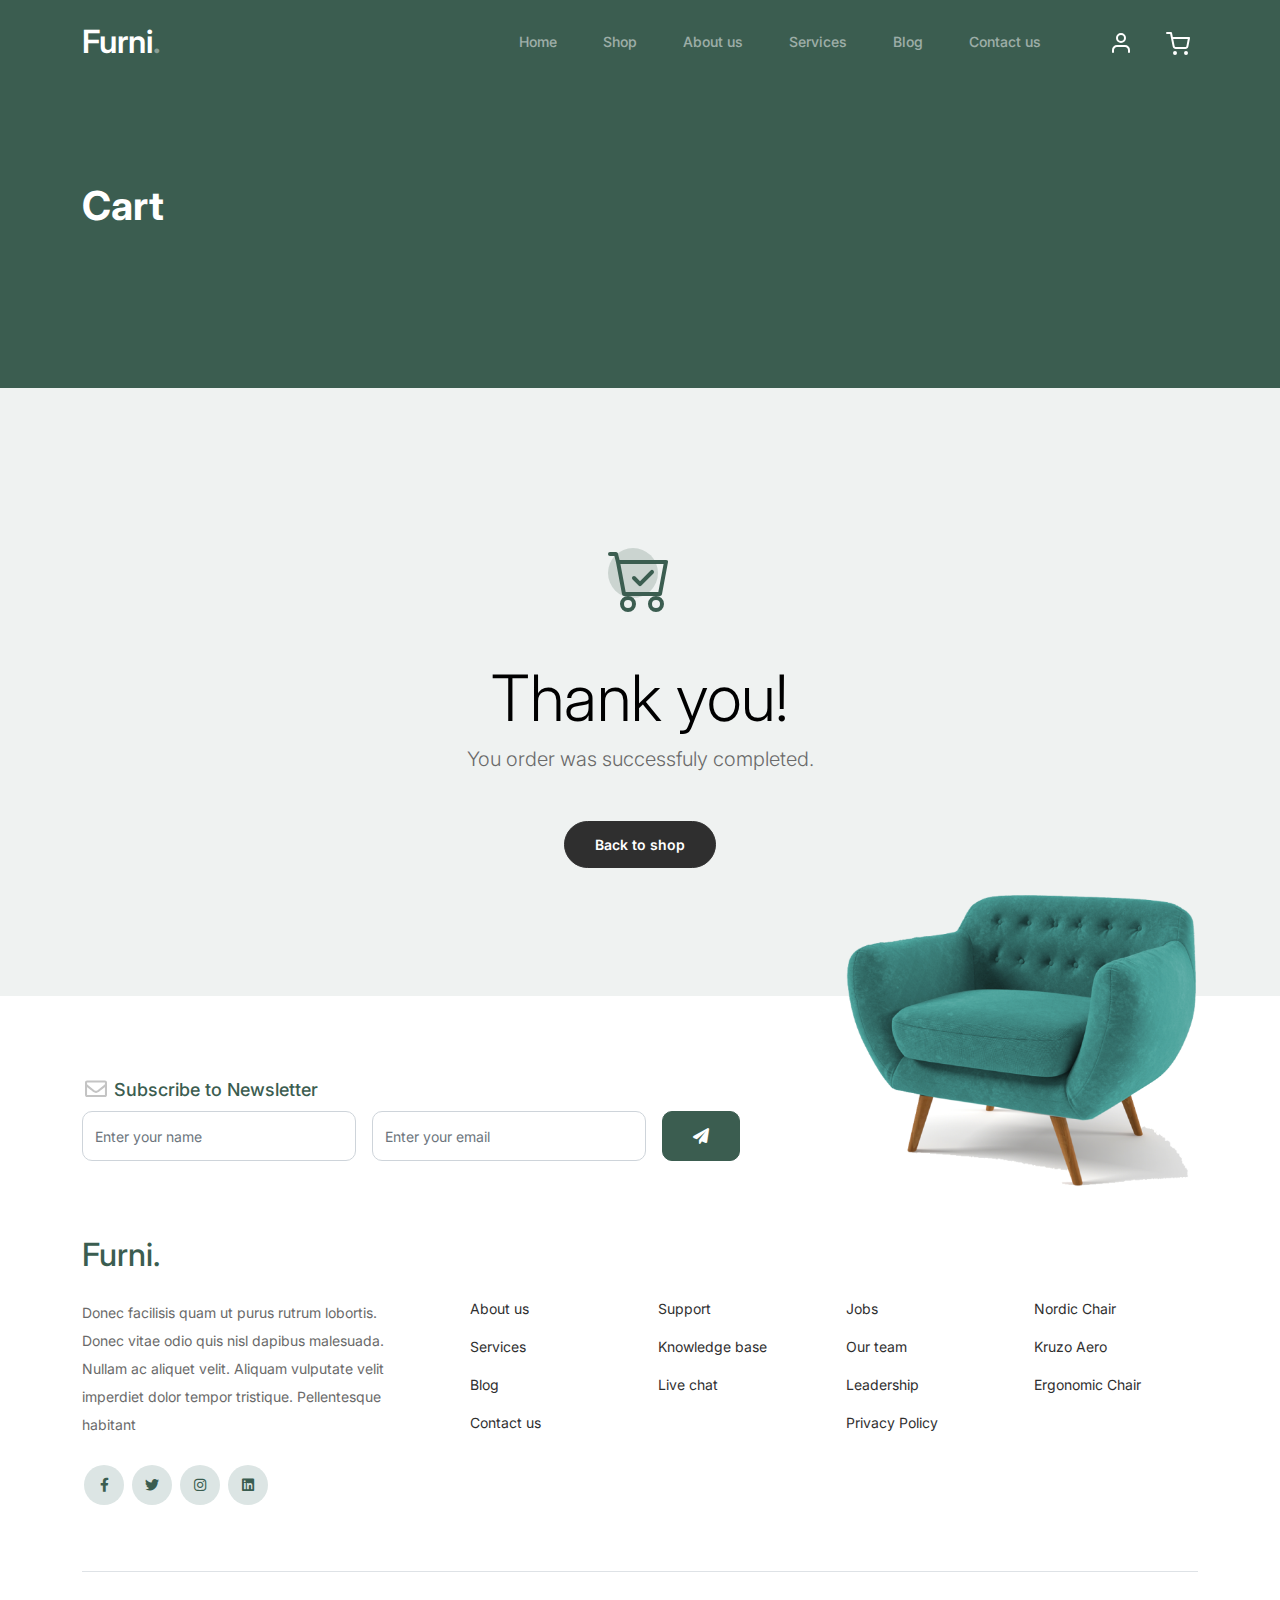
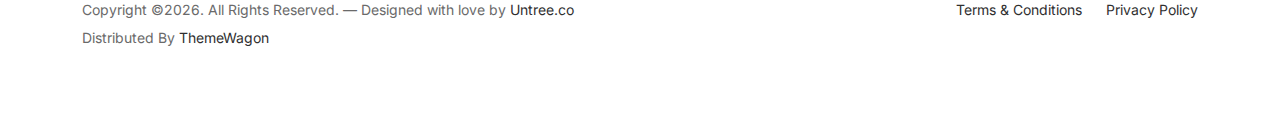
<file: supo_php/public/furni/thankyou.html>
<!-- /*
* Bootstrap 5
* Template Name: Furni
* Template Author: Untree.co
* Template URI: https://untree.co/
* License: https://creativecommons.org/licenses/by/3.0/
*/ -->
<!doctype html>
<html lang="en">
<head>
  <meta charset="utf-8">
  <meta name="viewport" content="width=device-width, initial-scale=1, shrink-to-fit=no">
  <meta name="author" content="Untree.co">
  <link rel="shortcut icon" href="favicon.png">

  <meta name="description" content="" />
  <meta name="keywords" content="bootstrap, bootstrap4" />

		<!-- Bootstrap CSS -->
		<link href="css/bootstrap.min.css" rel="stylesheet">
		<link href="https://cdnjs.cloudflare.com/ajax/libs/font-awesome/6.0.0-beta3/css/all.min.css" rel="stylesheet">
		<link href="css/tiny-slider.css" rel="stylesheet">
		<link href="css/style.css" rel="stylesheet">
		<title>Furni Free Bootstrap 5 Template for Furniture and Interior Design Websites by Untree.co </title>
	</head>

	<body>

		<!-- Start Header/Navigation -->
		<nav class="custom-navbar navbar navbar navbar-expand-md navbar-dark bg-dark" arial-label="Furni navigation bar">

			<div class="container">
				<a class="navbar-brand" href="index.html">Furni<span>.</span></a>

				<button class="navbar-toggler" type="button" data-bs-toggle="collapse" data-bs-target="#navbarsFurni" aria-controls="navbarsFurni" aria-expanded="false" aria-label="Toggle navigation">
					<span class="navbar-toggler-icon"></span>
				</button>

				<div class="collapse navbar-collapse" id="navbarsFurni">
					<ul class="custom-navbar-nav navbar-nav ms-auto mb-2 mb-md-0">
						<li class="nav-item ">
							<a class="nav-link" href="index.html">Home</a>
						</li>
						<li><a class="nav-link" href="shop.html">Shop</a></li>
						<li><a class="nav-link" href="about.html">About us</a></li>
						<li><a class="nav-link" href="services.html">Services</a></li>
						<li><a class="nav-link" href="blog.html">Blog</a></li>
						<li><a class="nav-link" href="contact.html">Contact us</a></li>
					</ul>

					<ul class="custom-navbar-cta navbar-nav mb-2 mb-md-0 ms-5">
						<li><a class="nav-link" href="#"><img src="images/user.svg"></a></li>
						<li><a class="nav-link" href="cart.html"><img src="images/cart.svg"></a></li>
					</ul>
				</div>
			</div>
				
		</nav>
		<!-- End Header/Navigation -->

		<!-- Start Hero Section -->
			<div class="hero">
				<div class="container">
					<div class="row justify-content-between">
						<div class="col-lg-5">
							<div class="intro-excerpt">
								<h1>Cart</h1>
							</div>
						</div>
						<div class="col-lg-7">
							
						</div>
					</div>
				</div>
			</div>
		<!-- End Hero Section -->

		

		<div class="untree_co-section">
    <div class="container">
      <div class="row">
        <div class="col-md-12 text-center pt-5">
          <span class="display-3 thankyou-icon text-primary">
            <svg width="1em" height="1em" viewBox="0 0 16 16" class="bi bi-cart-check mb-5" fill="currentColor" xmlns="http://www.w3.org/2000/svg">
              <path fill-rule="evenodd" d="M11.354 5.646a.5.5 0 0 1 0 .708l-3 3a.5.5 0 0 1-.708 0l-1.5-1.5a.5.5 0 1 1 .708-.708L8 8.293l2.646-2.647a.5.5 0 0 1 .708 0z"/>
              <path fill-rule="evenodd" d="M0 1.5A.5.5 0 0 1 .5 1H2a.5.5 0 0 1 .485.379L2.89 3H14.5a.5.5 0 0 1 .491.592l-1.5 8A.5.5 0 0 1 13 12H4a.5.5 0 0 1-.491-.408L2.01 3.607 1.61 2H.5a.5.5 0 0 1-.5-.5zM3.102 4l1.313 7h8.17l1.313-7H3.102zM5 12a2 2 0 1 0 0 4 2 2 0 0 0 0-4zm7 0a2 2 0 1 0 0 4 2 2 0 0 0 0-4zm-7 1a1 1 0 1 0 0 2 1 1 0 0 0 0-2zm7 0a1 1 0 1 0 0 2 1 1 0 0 0 0-2z"/>
            </svg>
          </span>
          <h2 class="display-3 text-black">Thank you!</h2>
          <p class="lead mb-5">You order was successfuly completed.</p>
          <p><a href="shop.html" class="btn btn-sm btn-outline-black">Back to shop</a></p>
        </div>
      </div>
    </div>
  </div>

		<!-- Start Footer Section -->
		<footer class="footer-section">
			<div class="container relative">

				<div class="sofa-img">
					<img src="images/sofa.png" alt="Image" class="img-fluid">
				</div>

				<div class="row">
					<div class="col-lg-8">
						<div class="subscription-form">
							<h3 class="d-flex align-items-center"><span class="me-1"><img src="images/envelope-outline.svg" alt="Image" class="img-fluid"></span><span>Subscribe to Newsletter</span></h3>

							<form action="#" class="row g-3">
								<div class="col-auto">
									<input type="text" class="form-control" placeholder="Enter your name">
								</div>
								<div class="col-auto">
									<input type="email" class="form-control" placeholder="Enter your email">
								</div>
								<div class="col-auto">
									<button class="btn btn-primary">
										<span class="fa fa-paper-plane"></span>
									</button>
								</div>
							</form>

						</div>
					</div>
				</div>

				<div class="row g-5 mb-5">
					<div class="col-lg-4">
						<div class="mb-4 footer-logo-wrap"><a href="#" class="footer-logo">Furni<span>.</span></a></div>
						<p class="mb-4">Donec facilisis quam ut purus rutrum lobortis. Donec vitae odio quis nisl dapibus malesuada. Nullam ac aliquet velit. Aliquam vulputate velit imperdiet dolor tempor tristique. Pellentesque habitant</p>

						<ul class="list-unstyled custom-social">
							<li><a href="#"><span class="fa fa-brands fa-facebook-f"></span></a></li>
							<li><a href="#"><span class="fa fa-brands fa-twitter"></span></a></li>
							<li><a href="#"><span class="fa fa-brands fa-instagram"></span></a></li>
							<li><a href="#"><span class="fa fa-brands fa-linkedin"></span></a></li>
						</ul>
					</div>

					<div class="col-lg-8">
						<div class="row links-wrap">
							<div class="col-6 col-sm-6 col-md-3">
								<ul class="list-unstyled">
									<li><a href="#">About us</a></li>
									<li><a href="#">Services</a></li>
									<li><a href="#">Blog</a></li>
									<li><a href="#">Contact us</a></li>
								</ul>
							</div>

							<div class="col-6 col-sm-6 col-md-3">
								<ul class="list-unstyled">
									<li><a href="#">Support</a></li>
									<li><a href="#">Knowledge base</a></li>
									<li><a href="#">Live chat</a></li>
								</ul>
							</div>

							<div class="col-6 col-sm-6 col-md-3">
								<ul class="list-unstyled">
									<li><a href="#">Jobs</a></li>
									<li><a href="#">Our team</a></li>
									<li><a href="#">Leadership</a></li>
									<li><a href="#">Privacy Policy</a></li>
								</ul>
							</div>

							<div class="col-6 col-sm-6 col-md-3">
								<ul class="list-unstyled">
									<li><a href="#">Nordic Chair</a></li>
									<li><a href="#">Kruzo Aero</a></li>
									<li><a href="#">Ergonomic Chair</a></li>
								</ul>
							</div>
						</div>
					</div>

				</div>

				<div class="border-top copyright">
					<div class="row pt-4">
						<div class="col-lg-6">
							<p class="mb-2 text-center text-lg-start">Copyright &copy;<script>document.write(new Date().getFullYear());</script>. All Rights Reserved. &mdash; Designed with love by <a href="https://untree.co">Untree.co</a> Distributed By <a href="https://themewagon.com">ThemeWagon</a> <!-- License information: https://untree.co/license/ -->
            </p>
						</div>

						<div class="col-lg-6 text-center text-lg-end">
							<ul class="list-unstyled d-inline-flex ms-auto">
								<li class="me-4"><a href="#">Terms &amp; Conditions</a></li>
								<li><a href="#">Privacy Policy</a></li>
							</ul>
						</div>

					</div>
				</div>

			</div>
		</footer>
		<!-- End Footer Section -->	


		<script src="js/bootstrap.bundle.min.js"></script>
		<script src="js/tiny-slider.js"></script>
		<script src="js/custom.js"></script>
	</body>

</html>
</file>
<file: supo_php/public/furni/css/tiny-slider.css>
.tns-outer{padding:0 !important}.tns-outer [hidden]{display:none !important}.tns-outer [aria-controls],.tns-outer [data-action]{cursor:pointer}.tns-slider{-webkit-transition:all 0s;-moz-transition:all 0s;transition:all 0s}.tns-slider>.tns-item{-webkit-box-sizing:border-box;-moz-box-sizing:border-box;box-sizing:border-box}.tns-horizontal.tns-subpixel{white-space:nowrap}.tns-horizontal.tns-subpixel>.tns-item{display:inline-block;vertical-align:top;white-space:normal}.tns-horizontal.tns-no-subpixel:after{content:'';display:table;clear:both}.tns-horizontal.tns-no-subpixel>.tns-item{float:left}.tns-horizontal.tns-carousel.tns-no-subpixel>.tns-item{margin-right:-100%}.tns-no-calc{position:relative;left:0}.tns-gallery{position:relative;left:0;min-height:1px}.tns-gallery>.tns-item{position:absolute;left:-100%;-webkit-transition:transform 0s, opacity 0s;-moz-transition:transform 0s, opacity 0s;transition:transform 0s, opacity 0s}.tns-gallery>.tns-slide-active{position:relative;left:auto !important}.tns-gallery>.tns-moving{-webkit-transition:all 0.25s;-moz-transition:all 0.25s;transition:all 0.25s}.tns-autowidth{display:inline-block}.tns-lazy-img{-webkit-transition:opacity 0.6s;-moz-transition:opacity 0.6s;transition:opacity 0.6s;opacity:0.6}.tns-lazy-img.tns-complete{opacity:1}.tns-ah{-webkit-transition:height 0s;-moz-transition:height 0s;transition:height 0s}.tns-ovh{overflow:hidden}.tns-visually-hidden{position:absolute;left:-10000em}.tns-transparent{opacity:0;visibility:hidden}.tns-fadeIn{opacity:1;filter:alpha(opacity=100);z-index:0}.tns-normal,.tns-fadeOut{opacity:0;filter:alpha(opacity=0);z-index:-1}.tns-vpfix{white-space:nowrap}.tns-vpfix>div,.tns-vpfix>li{display:inline-block}.tns-t-subp2{margin:0 auto;width:310px;position:relative;height:10px;overflow:hidden}.tns-t-ct{width:2333.3333333%;width:-webkit-calc(100% * 70 / 3);width:-moz-calc(100% * 70 / 3);width:calc(100% * 70 / 3);position:absolute;right:0}.tns-t-ct:after{content:'';display:table;clear:both}.tns-t-ct>div{width:1.4285714%;width:-webkit-calc(100% / 70);width:-moz-calc(100% / 70);width:calc(100% / 70);height:10px;float:left}

/*# sourceMappingURL=sourcemaps/tiny-slider.css.map */
</file>
<file: supo_php/public/furni/css/style.css>
/*
* Template Name: UntreeStore
* Template Author: Untree.co
* Author URI: https://untree.co/
* License: https://creativecommons.org/licenses/by/3.0/
*/
@import url("https://fonts.googleapis.com/css2?family=Inter:wght@400;500;600;700;800&display=swap");
body {
    overflow-x: hidden;
    position: relative;
}

body {
    font-family: "Inter", sans-serif;
    font-weight: 400;
    line-height: 28px;
    color: #6a6a6a;
    font-size: 14px;
    background-color: #eff2f1;
}

a {
    text-decoration: none;
    -webkit-transition: 0.3s all ease;
    -o-transition: 0.3s all ease;
    transition: 0.3s all ease;
    color: #2f2f2f;
    text-decoration: underline;
}
a:hover {
    color: #2f2f2f;
    text-decoration: none;
}
a.more {
    font-weight: 600;
}

.custom-navbar {
    background: #3b5d50 !important;
    padding-top: 20px;
    padding-bottom: 20px;
}
.custom-navbar .navbar-brand {
    font-size: 32px;
    font-weight: 600;
}
.custom-navbar .navbar-brand > span {
    opacity: 0.4;
}
.custom-navbar .navbar-toggler {
    border-color: transparent;
}
.custom-navbar .navbar-toggler:active,
.custom-navbar .navbar-toggler:focus {
    -webkit-box-shadow: none;
    box-shadow: none;
    outline: none;
}
@media (min-width: 992px) {
    .custom-navbar .custom-navbar-nav li {
        margin-left: 15px;
        margin-right: 15px;
    }
}
.custom-navbar .custom-navbar-nav li a {
    font-weight: 500;
    color: #ffffff !important;
    opacity: 0.5;
    -webkit-transition: 0.3s all ease;
    -o-transition: 0.3s all ease;
    transition: 0.3s all ease;
    position: relative;
}
@media (min-width: 768px) {
    .custom-navbar .custom-navbar-nav li a:before {
        content: "";
        position: absolute;
        bottom: 0;
        left: 8px;
        right: 8px;
        background: #f9bf29;
        height: 5px;
        opacity: 1;
        visibility: visible;
        width: 0;
        -webkit-transition: 0.15s all ease-out;
        -o-transition: 0.15s all ease-out;
        transition: 0.15s all ease-out;
    }
}
.custom-navbar .custom-navbar-nav li a:hover {
    opacity: 1;
}
.custom-navbar .custom-navbar-nav li a:hover:before {
    width: calc(100% - 16px);
}
.custom-navbar .custom-navbar-nav li.active a {
    opacity: 1;
}
.custom-navbar .custom-navbar-nav li.active a:before {
    width: calc(100% - 16px);
}
.custom-navbar .custom-navbar-cta {
    margin-left: 0 !important;
    -webkit-box-orient: horizontal;
    -webkit-box-direction: normal;
    -ms-flex-direction: row;
    flex-direction: row;
}
@media (min-width: 768px) {
    .custom-navbar .custom-navbar-cta {
        margin-left: 40px !important;
    }
}
.custom-navbar .custom-navbar-cta li {
    margin-left: 0px;
    margin-right: 0px;
}
.custom-navbar .custom-navbar-cta li:first-child {
    margin-right: 20px;
}

.hero {
    background: #3b5d50;
    padding: calc(4rem - 30px) 0 0rem 0;
}
@media (min-width: 768px) {
    .hero {
        padding: calc(4rem - 30px) 0 4rem 0;
    }
}
@media (min-width: 992px) {
    .hero {
        padding: calc(8rem - 30px) 0 8rem 0;
    }
}
.hero .intro-excerpt {
    position: relative;
    z-index: 4;
}
@media (min-width: 992px) {
    .hero .intro-excerpt {
        max-width: 450px;
    }
}
.hero h1 {
    font-weight: 700;
    color: #ffffff;
    margin-bottom: 30px;
}
@media (min-width: 1400px) {
    .hero h1 {
        font-size: 54px;
    }
}
.hero p {
    color: rgba(255, 255, 255, 0.5);
    margin-botom: 30px;
}
.hero .hero-img-wrap {
    position: relative;
}
.hero .hero-img-wrap img {
    position: relative;
    top: 0px;
    right: 0px;
    z-index: 2;
    max-width: 780px;
    left: -20px;
}
@media (min-width: 768px) {
    .hero .hero-img-wrap img {
        right: 0px;
        left: -100px;
    }
}
@media (min-width: 992px) {
    .hero .hero-img-wrap img {
        left: 0px;
        top: -80px;
        position: absolute;
        right: -50px;
    }
}
@media (min-width: 1200px) {
    .hero .hero-img-wrap img {
        left: 0px;
        top: -80px;
        right: -100px;
    }
}
.hero .hero-img-wrap:after {
    content: "";
    position: absolute;
    width: 255px;
    height: 217px;
    background-image: url("../images/dots-light.svg");
    background-size: contain;
    background-repeat: no-repeat;
    right: -100px;
    top: -0px;
}
@media (min-width: 1200px) {
    .hero .hero-img-wrap:after {
        top: -40px;
    }
}

.btn {
    font-weight: 600;
    padding: 12px 30px;
    border-radius: 30px;
    color: #ffffff;
    background: #2f2f2f;
    border-color: #2f2f2f;
}
.btn:hover {
    color: #ffffff;
    background: #222222;
    border-color: #222222;
}
.btn:active,
.btn:focus {
    outline: none !important;
    -webkit-box-shadow: none;
    box-shadow: none;
}
.btn.btn-primary {
    background: #3b5d50;
    border-color: #3b5d50;
}
.btn.btn-primary:hover {
    background: #314d43;
    border-color: #314d43;
}
.btn.btn-secondary {
    color: #2f2f2f;
    background: #f9bf29;
    border-color: #f9bf29;
}
.btn.btn-secondary:hover {
    background: #f8b810;
    border-color: #f8b810;
}
.btn.btn-white-outline {
    background: transparent;
    border-width: 2px;
    border-color: rgba(255, 255, 255, 0.3);
}
.btn.btn-white-outline:hover {
    border-color: white;
    color: #ffffff;
}

.section-title {
    color: #2f2f2f;
}

.product-section {
    padding: 7rem 0;
}
.product-section .product-item {
    text-align: center;
    text-decoration: none;
    display: block;
    position: relative;
    padding-bottom: 50px;
    cursor: pointer;
}
.product-section .product-item .product-thumbnail {
    margin-bottom: 30px;
    position: relative;
    top: 0;
    -webkit-transition: 0.3s all ease;
    -o-transition: 0.3s all ease;
    transition: 0.3s all ease;
}
.product-section .product-item h3 {
    font-weight: 600;
    font-size: 16px;
}
.product-section .product-item strong {
    font-weight: 800 !important;
    font-size: 18px !important;
}
.product-section .product-item h3,
.product-section .product-item strong {
    color: #2f2f2f;
    text-decoration: none;
}
.product-section .product-item .icon-cross {
    position: absolute;
    width: 35px;
    height: 35px;
    display: inline-block;
    background: #2f2f2f;
    bottom: 15px;
    left: 50%;
    -webkit-transform: translateX(-50%);
    -ms-transform: translateX(-50%);
    transform: translateX(-50%);
    margin-bottom: -17.5px;
    border-radius: 50%;
    opacity: 0;
    visibility: hidden;
    -webkit-transition: 0.3s all ease;
    -o-transition: 0.3s all ease;
    transition: 0.3s all ease;
}
.product-section .product-item .icon-cross img {
    position: absolute;
    left: 50%;
    top: 50%;
    -webkit-transform: translate(-50%, -50%);
    -ms-transform: translate(-50%, -50%);
    transform: translate(-50%, -50%);
}
.product-section .product-item:before {
    bottom: 0;
    left: 0;
    right: 0;
    position: absolute;
    content: "";
    background: #dce5e4;
    height: 0%;
    z-index: -1;
    border-radius: 10px;
    -webkit-transition: 0.3s all ease;
    -o-transition: 0.3s all ease;
    transition: 0.3s all ease;
}
.product-section .product-item:hover .product-thumbnail {
    top: -25px;
}
.product-section .product-item:hover .icon-cross {
    bottom: 0;
    opacity: 1;
    visibility: visible;
}
.product-section .product-item:hover:before {
    height: 70%;
}

.why-choose-section {
    padding: 7rem 0;
}
.why-choose-section .img-wrap {
    position: relative;
}
.why-choose-section .img-wrap:before {
    position: absolute;
    content: "";
    width: 255px;
    height: 217px;
    background-image: url("../images/dots-yellow.svg");
    background-repeat: no-repeat;
    background-size: contain;
    -webkit-transform: translate(-40%, -40%);
    -ms-transform: translate(-40%, -40%);
    transform: translate(-40%, -40%);
    z-index: -1;
}
.why-choose-section .img-wrap img {
    border-radius: 20px;
}

.feature {
    margin-bottom: 30px;
}
.feature .icon {
    display: inline-block;
    position: relative;
    margin-bottom: 20px;
}
.feature .icon:before {
    content: "";
    width: 33px;
    height: 33px;
    position: absolute;
    background: rgba(59, 93, 80, 0.2);
    border-radius: 50%;
    right: -8px;
    bottom: 0;
}
.feature h3 {
    font-size: 14px;
    color: #2f2f2f;
}
.feature p {
    font-size: 14px;
    line-height: 22px;
    color: #6a6a6a;
}

.we-help-section {
    padding: 7rem 0;
}
.we-help-section .imgs-grid {
    display: -ms-grid;
    display: grid;
    -ms-grid-columns: (1fr) [27];
    grid-template-columns: repeat(27, 1fr);
    position: relative;
}
.we-help-section .imgs-grid:before {
    position: absolute;
    content: "";
    width: 255px;
    height: 217px;
    background-image: url("../images/dots-green.svg");
    background-size: contain;
    background-repeat: no-repeat;
    -webkit-transform: translate(-40%, -40%);
    -ms-transform: translate(-40%, -40%);
    transform: translate(-40%, -40%);
    z-index: -1;
}
.we-help-section .imgs-grid .grid {
    position: relative;
}
.we-help-section .imgs-grid .grid img {
    border-radius: 20px;
    max-width: 100%;
}
.we-help-section .imgs-grid .grid.grid-1 {
    -ms-grid-column: 1;
    -ms-grid-column-span: 18;
    grid-column: 1 / span 18;
    -ms-grid-row: 1;
    -ms-grid-row-span: 27;
    grid-row: 1 / span 27;
}
.we-help-section .imgs-grid .grid.grid-2 {
    -ms-grid-column: 19;
    -ms-grid-column-span: 27;
    grid-column: 19 / span 27;
    -ms-grid-row: 1;
    -ms-grid-row-span: 5;
    grid-row: 1 / span 5;
    padding-left: 20px;
}
.we-help-section .imgs-grid .grid.grid-3 {
    -ms-grid-column: 14;
    -ms-grid-column-span: 16;
    grid-column: 14 / span 16;
    -ms-grid-row: 6;
    -ms-grid-row-span: 27;
    grid-row: 6 / span 27;
    padding-top: 20px;
}

.custom-list {
    width: 100%;
}
.custom-list li {
    display: inline-block;
    width: calc(50% - 20px);
    margin-bottom: 12px;
    line-height: 1.5;
    position: relative;
    padding-left: 20px;
}
.custom-list li:before {
    content: "";
    width: 8px;
    height: 8px;
    border-radius: 50%;
    border: 2px solid #3b5d50;
    position: absolute;
    left: 0;
    top: 8px;
}

.popular-product {
    padding: 0 0 7rem 0;
}
.popular-product .product-item-sm h3 {
    font-size: 14px;
    font-weight: 700;
    color: #2f2f2f;
}
.popular-product .product-item-sm a {
    text-decoration: none;
    color: #2f2f2f;
    -webkit-transition: 0.3s all ease;
    -o-transition: 0.3s all ease;
    transition: 0.3s all ease;
}
.popular-product .product-item-sm a:hover {
    color: rgba(47, 47, 47, 0.5);
}
.popular-product .product-item-sm p {
    line-height: 1.4;
    margin-bottom: 10px;
    font-size: 14px;
}
.popular-product .product-item-sm .thumbnail {
    margin-right: 10px;
    -webkit-box-flex: 0;
    -ms-flex: 0 0 120px;
    flex: 0 0 120px;
    position: relative;
}
.popular-product .product-item-sm .thumbnail:before {
    content: "";
    position: absolute;
    border-radius: 20px;
    background: #dce5e4;
    width: 98px;
    height: 98px;
    top: 50%;
    left: 50%;
    -webkit-transform: translate(-50%, -50%);
    -ms-transform: translate(-50%, -50%);
    transform: translate(-50%, -50%);
    z-index: -1;
}

.testimonial-section {
    padding: 3rem 0 7rem 0;
}

.testimonial-slider-wrap {
    position: relative;
}
.testimonial-slider-wrap .tns-inner {
    padding-top: 30px;
}
.testimonial-slider-wrap .item .testimonial-block blockquote {
    font-size: 16px;
}
@media (min-width: 768px) {
    .testimonial-slider-wrap .item .testimonial-block blockquote {
        line-height: 32px;
        font-size: 18px;
    }
}
.testimonial-slider-wrap .item .testimonial-block .author-info .author-pic {
    margin-bottom: 20px;
}
.testimonial-slider-wrap .item .testimonial-block .author-info .author-pic img {
    max-width: 80px;
    border-radius: 50%;
}
.testimonial-slider-wrap .item .testimonial-block .author-info h3 {
    font-size: 14px;
    font-weight: 700;
    color: #2f2f2f;
    margin-bottom: 0;
}
.testimonial-slider-wrap #testimonial-nav {
    position: absolute;
    top: 50%;
    z-index: 99;
    width: 100%;
    display: none;
}
@media (min-width: 768px) {
    .testimonial-slider-wrap #testimonial-nav {
        display: block;
    }
}
.testimonial-slider-wrap #testimonial-nav > span {
    cursor: pointer;
    position: absolute;
    width: 58px;
    height: 58px;
    line-height: 58px;
    border-radius: 50%;
    background: rgba(59, 93, 80, 0.1);
    color: #2f2f2f;
    -webkit-transition: 0.3s all ease;
    -o-transition: 0.3s all ease;
    transition: 0.3s all ease;
}
.testimonial-slider-wrap #testimonial-nav > span:hover {
    background: #3b5d50;
    color: #ffffff;
}
.testimonial-slider-wrap #testimonial-nav .prev {
    left: -10px;
}
.testimonial-slider-wrap #testimonial-nav .next {
    right: 0;
}
.testimonial-slider-wrap .tns-nav {
    position: absolute;
    bottom: -50px;
    left: 50%;
    -webkit-transform: translateX(-50%);
    -ms-transform: translateX(-50%);
    transform: translateX(-50%);
}
.testimonial-slider-wrap .tns-nav button {
    background: none;
    border: none;
    display: inline-block;
    position: relative;
    width: 0 !important;
    height: 7px !important;
    margin: 2px;
}
.testimonial-slider-wrap .tns-nav button:active,
.testimonial-slider-wrap .tns-nav button:focus,
.testimonial-slider-wrap .tns-nav button:hover {
    outline: none;
    -webkit-box-shadow: none;
    box-shadow: none;
    background: none;
}
.testimonial-slider-wrap .tns-nav button:before {
    display: block;
    width: 7px;
    height: 7px;
    left: 0;
    top: 0;
    position: absolute;
    content: "";
    border-radius: 50%;
    -webkit-transition: 0.3s all ease;
    -o-transition: 0.3s all ease;
    transition: 0.3s all ease;
    background-color: #d6d6d6;
}
.testimonial-slider-wrap .tns-nav button:hover:before,
.testimonial-slider-wrap .tns-nav button.tns-nav-active:before {
    background-color: #3b5d50;
}

.before-footer-section {
    padding: 7rem 0 12rem 0 !important;
}

.blog-section {
    padding: 7rem 0 12rem 0;
}
.blog-section .post-entry a {
    text-decoration: none;
}
.blog-section .post-entry .post-thumbnail {
    display: block;
    margin-bottom: 20px;
}
.blog-section .post-entry .post-thumbnail img {
    border-radius: 20px;
    -webkit-transition: 0.3s all ease;
    -o-transition: 0.3s all ease;
    transition: 0.3s all ease;
}
.blog-section .post-entry .post-content-entry {
    padding-left: 15px;
    padding-right: 15px;
}
.blog-section .post-entry .post-content-entry h3 {
    font-size: 16px;
    margin-bottom: 0;
    font-weight: 600;
    margin-bottom: 7px;
}
.blog-section .post-entry .post-content-entry .meta {
    font-size: 14px;
}
.blog-section .post-entry .post-content-entry .meta a {
    font-weight: 600;
}
.blog-section .post-entry:hover .post-thumbnail img,
.blog-section .post-entry:focus .post-thumbnail img {
    opacity: 0.7;
}

.footer-section {
    padding: 80px 0;
    background: #ffffff;
}
.footer-section .relative {
    position: relative;
}
.footer-section a {
    text-decoration: none;
    color: #2f2f2f;
    -webkit-transition: 0.3s all ease;
    -o-transition: 0.3s all ease;
    transition: 0.3s all ease;
}
.footer-section a:hover {
    color: rgba(47, 47, 47, 0.5);
}
.footer-section .subscription-form {
    margin-bottom: 40px;
    position: relative;
    z-index: 2;
    margin-top: 100px;
}
@media (min-width: 992px) {
    .footer-section .subscription-form {
        margin-top: 0px;
        margin-bottom: 80px;
    }
}
.footer-section .subscription-form h3 {
    font-size: 18px;
    font-weight: 500;
    color: #3b5d50;
}
.footer-section .subscription-form .form-control {
    height: 50px;
    border-radius: 10px;
    font-family: "Inter", sans-serif;
}
.footer-section .subscription-form .form-control:active,
.footer-section .subscription-form .form-control:focus {
    outline: none;
    -webkit-box-shadow: none;
    box-shadow: none;
    border-color: #3b5d50;
    -webkit-box-shadow: 0 1px 4px 0 rgba(0, 0, 0, 0.2);
    box-shadow: 0 1px 4px 0 rgba(0, 0, 0, 0.2);
}
.footer-section .subscription-form .form-control::-webkit-input-placeholder {
    font-size: 14px;
}
.footer-section .subscription-form .form-control::-moz-placeholder {
    font-size: 14px;
}
.footer-section .subscription-form .form-control:-ms-input-placeholder {
    font-size: 14px;
}
.footer-section .subscription-form .form-control:-moz-placeholder {
    font-size: 14px;
}
.footer-section .subscription-form .btn {
    border-radius: 10px !important;
}
.footer-section .sofa-img {
    position: absolute;
    top: -200px;
    z-index: 1;
    right: 0;
}
.footer-section .sofa-img img {
    max-width: 380px;
}
.footer-section .links-wrap {
    margin-top: 0px;
}
@media (min-width: 992px) {
    .footer-section .links-wrap {
        margin-top: 54px;
    }
}
.footer-section .links-wrap ul li {
    margin-bottom: 10px;
}
.footer-section .footer-logo-wrap .footer-logo {
    font-size: 32px;
    font-weight: 500;
    text-decoration: none;
    color: #3b5d50;
}
.footer-section .custom-social li {
    margin: 2px;
    display: inline-block;
}
.footer-section .custom-social li a {
    width: 40px;
    height: 40px;
    text-align: center;
    line-height: 40px;
    display: inline-block;
    background: #dce5e4;
    color: #3b5d50;
    border-radius: 50%;
}
.footer-section .custom-social li a:hover {
    background: #3b5d50;
    color: #ffffff;
}
.footer-section .border-top {
    border-color: #dce5e4;
}
.footer-section .border-top.copyright {
    font-size: 14px !important;
}

.untree_co-section {
    padding: 7rem 0;
}

.form-control {
    height: 50px;
    border-radius: 10px;
    font-family: "Inter", sans-serif;
}
.form-control:active,
.form-control:focus {
    outline: none;
    -webkit-box-shadow: none;
    box-shadow: none;
    border-color: #3b5d50;
    -webkit-box-shadow: 0 1px 4px 0 rgba(0, 0, 0, 0.2);
    box-shadow: 0 1px 4px 0 rgba(0, 0, 0, 0.2);
}
.form-control::-webkit-input-placeholder {
    font-size: 14px;
}
.form-control::-moz-placeholder {
    font-size: 14px;
}
.form-control:-ms-input-placeholder {
    font-size: 14px;
}
.form-control:-moz-placeholder {
    font-size: 14px;
}

.service {
    line-height: 1.5;
}
.service .service-icon {
    border-radius: 10px;
    -webkit-box-flex: 0;
    -ms-flex: 0 0 50px;
    flex: 0 0 50px;
    height: 50px;
    line-height: 50px;
    text-align: center;
    background: #3b5d50;
    margin-right: 20px;
    color: #ffffff;
}

textarea {
    height: auto !important;
}

.site-blocks-table {
    overflow: auto;
}
.site-blocks-table .product-thumbnail {
    width: 200px;
}
.site-blocks-table .btn {
    padding: 2px 10px;
}
.site-blocks-table thead th {
    padding: 30px;
    text-align: center;
    border-width: 0px !important;
    vertical-align: middle;
    color: rgba(0, 0, 0, 0.8);
    font-size: 18px;
}
.site-blocks-table td {
    padding: 20px;
    text-align: center;
    vertical-align: middle;
    color: rgba(0, 0, 0, 0.8);
}
.site-blocks-table tbody tr:first-child td {
    border-top: 1px solid #3b5d50 !important;
}
.site-blocks-table .btn {
    background: none !important;
    color: #000000;
    border: none;
    height: auto !important;
}

.site-block-order-table th {
    border-top: none !important;
    border-bottom-width: 1px !important;
}

.site-block-order-table td,
.site-block-order-table th {
    color: #000000;
}

.couponcode-wrap input {
    border-radius: 10px !important;
}

.text-primary {
    color: #3b5d50 !important;
}

.thankyou-icon {
    position: relative;
    color: #3b5d50;
}
.thankyou-icon:before {
    position: absolute;
    content: "";
    width: 50px;
    height: 50px;
    border-radius: 50%;
    background: rgba(59, 93, 80, 0.2);
}
#select_product {
    padding: 10px;
    font-size: 14px;
    border: 1px solid #ccc;
    width: 10%;
    border-radius: 3px;
    margin: 0 0px 20px 10%;
}
</file>
